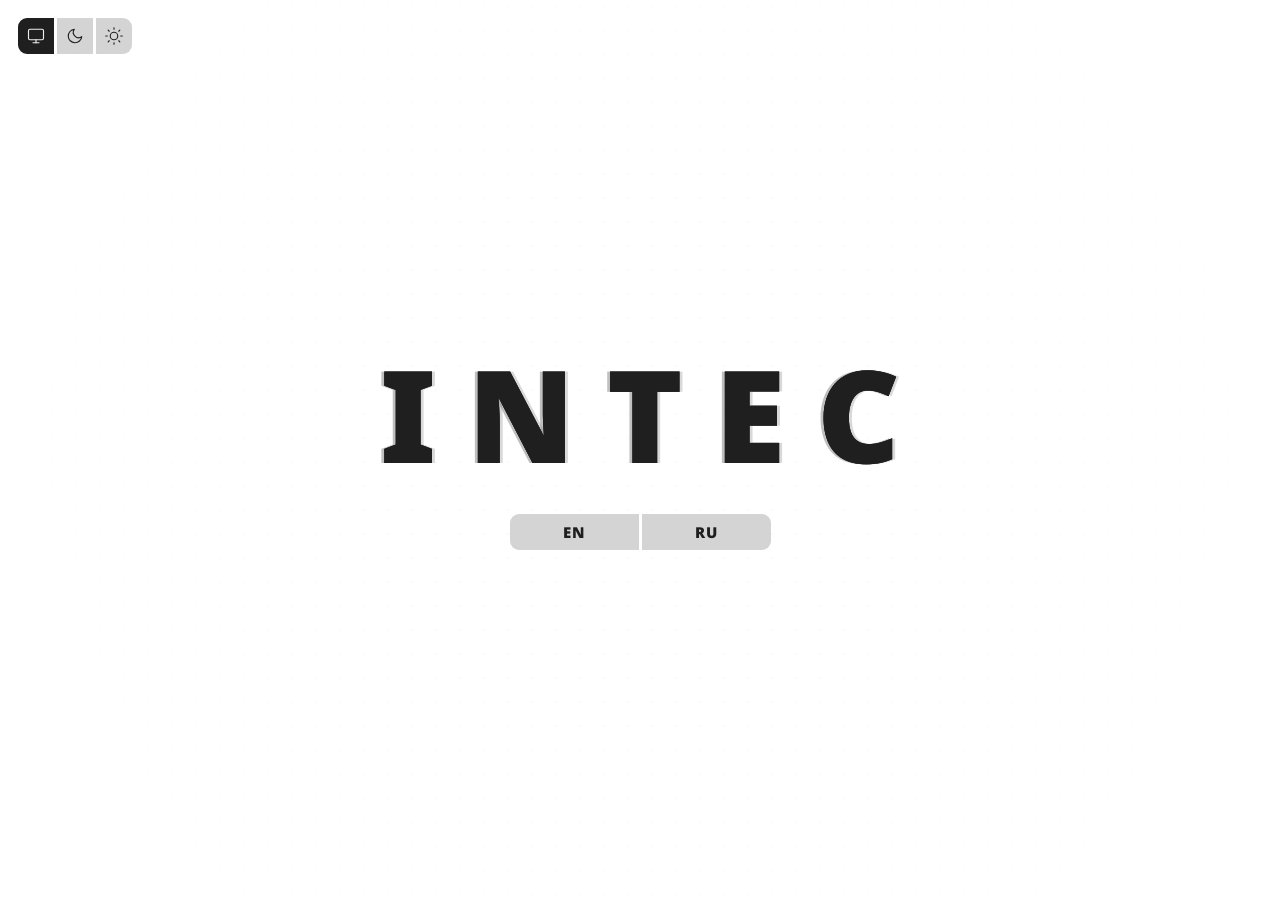
<file: index.html>
<!DOCTYPE html>
<html lang="en" data-theme="system">
<head>
    <meta name="google-site-verification" content="zHxlD_Y6Cj2VHCGGGrb6NyQDJspCPnvDUe4E4MUsRwk" />
    <meta charset="UTF-8">
    <!-- Запрещаем масштабирование экрана пользователем -->
    <meta name="viewport" content="width=device-width, initial-scale=1.0, maximum-scale=1.0, user-scalable=no">
    <title>Intec</title>
    
    <link rel="preconnect" href="https://fonts.googleapis.com">
    <link rel="preconnect" href="https://fonts.gstatic.com" crossorigin>
    <link href="https://fonts.googleapis.com/css2?family=Noto+Sans:wght@500;900&display=swap" rel="stylesheet">
    
    <style>
        /* ============================================================
           ПЕРЕМЕННЫЕ ЦВЕТОВЫХ ТЕМ (ИНВЕРСИЯ)
        ============================================================ */
        :root {
            --c-bg: #000000;
            --c-bg-rgb: 0, 0, 0;
            --c-panel: #111111;
            --c-border: #1F1F1F;
            --c-text: #E7E7E7;
            --c-canvas: 180, 190, 205; /* Цвет точек в темной теме */
        }

        html[data-theme="light"] {
            --c-bg: #FFFFFF;
            --c-bg-rgb: 255, 255, 255;
            --c-panel: #F0F0F0;
            --c-border: #D4D4D4;
            --c-text: #1F1F1F;
            --c-canvas: 31, 31, 31; /* Цвет точек в светлой теме */
        }

        /* МЕДЛЕННАЯ АНИМАЦИЯ (для смены тем) */
        body, .vignette, .gate-btn {
            transition: background-color 0.3s ease, color 0.3s ease, border-color 0.3s ease;
        }

        /* БЫСТРАЯ АНИМАЦИЯ (для ховеров) */
        .toggle-btn, .gate-btn {
            transition: background-color 0.1s ease, border-color 0.1s ease, color 0.1s ease;
        }
        svg { transition: stroke 0.1s ease, fill 0.1s ease; }

        /* ============================================================
           СБРОС СТИЛЕЙ И БАЗА
        ============================================================ */
        * { box-sizing: border-box; margin: 0; padding: 0; -webkit-tap-highlight-color: transparent; }
        *:focus {
            outline: none !important;
        }
        
        body, html {
            width: 100vw; height: 100vh; height: 100dvh;
            background: var(--c-bg); font-family: 'Noto Sans', sans-serif;
            overflow: hidden; user-select: none;
            display: flex; justify-content: center; align-items: center;
            touch-action: none; /* ЖЕСТКО блокируем системные жесты (зум, свайпы браузера) */
        }

        /* Канвас на заднем фоне */
        #intro-canvas {
            position: absolute; inset: 0; width: 100%; height: 100%;
            z-index: 1; pointer-events: none; opacity: 1;
            transition: opacity 0.8s ease;
        }

        /* Виньетка для глубины */
        .vignette {
            position: absolute; inset: 0; z-index: 2; pointer-events: none;
            background: radial-gradient(circle at center, transparent 30%, rgba(var(--c-bg-rgb), 0.9) 100%);
        }

        /* ============================================================
           УГЛОВОЙ БЛОК НАСТРОЕК
        ============================================================ */
        .corner-settings { position: absolute; top: 18px; left: 18px; z-index: 10; }
        .toggle-block { display: flex; gap: 3px; }

        .toggle-btn {
            width: 36px; height: 36px; background: var(--c-border); border: 2px solid transparent;
            display: flex; justify-content: center; align-items: center; cursor: pointer; color: var(--c-text);
        }
        .toggle-btn svg { width: 18px; height: 18px; stroke: currentColor; fill: none; stroke-width: 1.5px; stroke-linecap: round; stroke-linejoin: round; }
        
        .toggle-block > *:first-child { border-top-left-radius: 9px; border-bottom-left-radius: 9px; }
        .toggle-block > *:last-child { border-top-right-radius: 9px; border-bottom-right-radius: 9px; }
        
        @media (hover: hover) { .toggle-btn:hover { border-color: var(--c-text); } }
        .toggle-btn.active, .toggle-btn:active { background: var(--c-text); color: var(--c-panel); border-color: var(--c-text); }

        /* ============================================================
           ЦЕНТРАЛЬНЫЙ БЛОК UI
        ============================================================ */
        .intro-container {
            position: relative; z-index: 5;
            display: flex; flex-direction: column; align-items: center; gap: 36px;
            transition: transform 0.8s cubic-bezier(0.8, 0, 0.2, 1), opacity 0.8s ease;
        }

        /* Глитч-логотип */
        .glitch-logo {
            font-size: clamp(4rem, 10vw, 12rem); font-weight: 900;
            text-transform: uppercase; letter-spacing: 0.25em;
            position: relative; color: var(--c-text); white-space: nowrap; 
            text-shadow: 0 0 20px rgba(var(--c-bg-rgb), 0.5);
            margin-left: 0.25em; line-height: 1;
        }
        
        .glitch-logo::before, .glitch-logo::after {
            content: attr(data-text); position: absolute; top: 0; left: 0;
            width: 100%; height: 100%; background: transparent; color: var(--c-text); 
            overflow: hidden; white-space: nowrap; 
        }
        
        .glitch-logo::before { text-shadow: -3px 0 rgba(128, 128, 128, 0.5); animation: glitch-anim-1 4s infinite linear alternate-reverse; }
        .glitch-logo::after { text-shadow: 3px 0 rgba(128, 128, 128, 0.3); animation: glitch-anim-2 5s infinite linear alternate-reverse; }

        @keyframes glitch-anim-1 {
            0%, 90% { clip-path: inset(100% 0 0 0); transform: translate(0); }
            92% { clip-path: inset(10% 0 60% 0); transform: translate(-4px, 2px); }
            94% { clip-path: inset(40% 0 20% 0); transform: translate(4px, -2px); }
            96% { clip-path: inset(80% 0 5% 0); transform: translate(-4px, 2px); }
            98%, 100% { clip-path: inset(100% 0 0 0); transform: translate(0); }
        }
        @keyframes glitch-anim-2 {
            0%, 85% { clip-path: inset(100% 0 0 0); transform: translate(0); }
            88% { clip-path: inset(20% 0 50% 0); transform: translate(4px, 2px); }
            92% { clip-path: inset(60% 0 10% 0); transform: translate(-4px, -2px); }
            95% { clip-path: inset(15% 0 70% 0); transform: translate(4px, 2px); }
            98%, 100% { clip-path: inset(100% 0 0 0); transform: translate(0); }
        }

        /* ============================================================
           ВХОДНЫЕ КНОПКИ (EN / RU)
        ============================================================ */
        .lang-gate { display: flex; width: 261px; height: 36px; gap: 3px; }

        .gate-btn {
            flex: 1; height: 100%; background: var(--c-border); border: 2px solid transparent;
            color: var(--c-text); font-size: 15px; font-family: 'Noto Sans', sans-serif;
            font-weight: 900; display: flex; align-items: center; justify-content: center;
            cursor: pointer; outline: none; letter-spacing: 0.05em;
        }

        .lang-gate > *:first-child { border-top-left-radius: 9px; border-bottom-left-radius: 9px; }
        .lang-gate > *:last-child { border-top-right-radius: 9px; border-bottom-right-radius: 9px; }

        @media (hover: hover) { .gate-btn:hover { border-color: var(--c-text); } }
        .gate-btn:active, .gate-btn.entering { background: var(--c-text); color: var(--c-panel); border-color: var(--c-text); }

        /* Состояние перехода (при клике) */
        body.transitioning .intro-container { transform: scale(1.1); opacity: 0; }
        body.transitioning #intro-canvas { opacity: 0; transform: scale(1.05); transition: all 1.2s cubic-bezier(0.8, 0, 0.2, 1); }

        /* Мобильный адаптив */
        @media (max-width: 900px) {
            .corner-settings { top: 9px; left: 9px; }
            .toggle-block { gap: 1.5px; } .toggle-btn { width: 18px; height: 18px; border-width: 1px; }
            .toggle-btn svg { width: 9px; height: 9px; stroke-width: 1px; }
            .toggle-block > *:first-child { border-top-left-radius: 4.5px; border-bottom-left-radius: 4.5px; }
            .toggle-block > *:last-child { border-top-right-radius: 4.5px; border-bottom-right-radius: 4.5px; }
            
            .lang-gate { width: 130px; height: 18px; gap: 1.5px; }
            .gate-btn { font-size: 9px; border-width: 1px; }
            .lang-gate > *:first-child { border-top-left-radius: 4.5px; border-bottom-left-radius: 4.5px; }
            .lang-gate > *:last-child { border-top-right-radius: 4.5px; border-bottom-right-radius: 4.5px; }
        }
    </style>
    <!-- Этот скрипт блокирует рендер на миллисекунду, чтобы применить правильную тему ДО первой отрисовки -->
    <script>
        try {
            const savedTheme = localStorage.getItem('rl-theme') || 'system';
            const isLight = savedTheme === 'system' ? window.matchMedia('(prefers-color-scheme: light)').matches : savedTheme === 'light';
            if (isLight) document.documentElement.setAttribute('data-theme', 'light');
            else document.documentElement.removeAttribute('data-theme');
        } catch(e) {}
        // ============================================================
        // ВОССТАНОВЛЕНИЕ ПРИ СВАЙПЕ НАЗАД (BFCache)
        // ============================================================
        window.addEventListener('pageshow', (event) => {
            if (event.persisted) {
                document.body.classList.remove('transitioning');
                
                // Если мы уходили, анимация останавливалась. Перезапускаем её!
                if (isEntering) {
                    isEntering = false;
                    drawGrid(); // Снова заводим мотор канваса
                }
                
                // Сбрасываем все прошлые нажатия, чтобы на экране не зависло старое пятно
                mouseX = -1000; 
                mouseY = -1000;
                activePointers = [];
                
                // Убираем залипание с кнопок языков
                document.querySelectorAll('.gate-btn').forEach(btn => {
                    btn.classList.remove('entering');
                });
            }
        });
    </script>
</head>
<body>

    <canvas id="intro-canvas"></canvas>
    <div class="vignette"></div>

    <div class="corner-settings">
        <div class="toggle-block theme-group">
            <div class="toggle-btn" data-theme-val="system"><svg viewBox="0 0 24 24"><rect x="2" y="3" width="20" height="14" rx="2" ry="2"/><line x1="8" y1="21" x2="16" y2="21"/><line x1="12" y1="17" x2="12" y2="21"/></svg></div>
            <div class="toggle-btn" data-theme-val="dark"><svg viewBox="0 0 24 24"><path d="M21 12.79A9 9 0 1 1 11.21 3 7 7 0 0 0 21 12.79z"/></svg></div>
            <div class="toggle-btn" data-theme-val="light"><svg viewBox="0 0 24 24"><circle cx="12" cy="12" r="5"/><line x1="12" y1="1" x2="12" y2="3"/><line x1="12" y1="21" x2="12" y2="23"/><line x1="4.22" y1="4.22" x2="5.64" y2="5.64"/><line x1="18.36" y1="18.36" x2="19.78" y2="19.78"/><line x1="1" y1="12" x2="3" y2="12"/><line x1="21" y1="12" x2="23" y2="12"/><line x1="4.22" y1="19.78" x2="5.64" y2="18.36"/><line x1="18.36" y1="5.64" x2="19.78" y2="4.22"/></svg></div>
        </div>
    </div>

    <div class="intro-container">
        <h1 class="glitch-logo" data-text="INTEC">INTEC</h1>
        <div class="lang-gate">
            <button class="gate-btn" data-lang-entry="en">EN</button>
            <button class="gate-btn" data-lang-entry="ru">RU</button>
        </div>
    </div>

    <script>
        // ============================================================
        // ТЕМЫ
        // ============================================================
        const rootTheme = document.documentElement;
        let currentCanvasColor = '180, 190, 205'; 
        const themeBtns = document.querySelectorAll('.theme-group .toggle-btn');
        const sysMedia = window.matchMedia('(prefers-color-scheme: light)');

        function applyTheme(themeVal) {
            let isLight = themeVal === 'system' ? sysMedia.matches : themeVal === 'light';
            if (isLight) rootTheme.setAttribute('data-theme', 'light'); else rootTheme.removeAttribute('data-theme');
            try { localStorage.setItem('rl-theme', themeVal); } catch(e) {}
            
            themeBtns.forEach(btn => {
                if (btn.getAttribute('data-theme-val') === themeVal) btn.classList.add('active'); 
                else btn.classList.remove('active');
            });
            setTimeout(() => { currentCanvasColor = getComputedStyle(rootTheme).getPropertyValue('--c-canvas').trim(); }, 50);
        }

        themeBtns.forEach(btn => btn.addEventListener('click', () => applyTheme(btn.getAttribute('data-theme-val'))));
        sysMedia.addEventListener('change', () => {
            let current = 'system';
            try { current = localStorage.getItem('rl-theme') || 'system'; } catch(e) {}
            if (current === 'system') applyTheme('system');
        });

        let savedTheme = 'system';
        try { savedTheme = localStorage.getItem('rl-theme') || 'system'; } catch(e) {}
        applyTheme(savedTheme);

        // ============================================================
        // ИНТЕРАКТИВНЫЙ КАНВАС (МУЛЬТИТАЧ)
        // ============================================================
        const canvas = document.getElementById('intro-canvas');
        const ctx = canvas.getContext('2d');
        let width, height;
        const spacing = 24; 
        
        let cols = 0, rows = 0;
        let isEntering = false;

        // Массив, в котором будут храниться координаты всех активных пальцев/мыши
        let activePointers = [];
        let lastTouchTime = 0;

        let influenceRadius = 200; 
        let baseDotRadius = 0.8;   
        let maxDotRadius = 3.2;    

        function initCanvas() {
            const dpr = window.devicePixelRatio || 1;
            width = window.innerWidth; height = window.innerHeight;
            canvas.width = width * dpr; canvas.height = height * dpr;
            ctx.scale(dpr, dpr);
            
            cols = Math.ceil(width / spacing) + 1;
            rows = Math.ceil(height / spacing) + 1;

            if (width <= 900) {
                influenceRadius = 100;
                baseDotRadius = 0.5;
                maxDotRadius = 1.5;
            } else {
                influenceRadius = 200;
                baseDotRadius = 0.8;
                maxDotRadius = 3.2;
            }
        }

        window.addEventListener('resize', initCanvas);

        // Функция обновления списка координат (для мультитача)
        function updateTouches(e) {
            lastTouchTime = Date.now();
            activePointers = Array.from(e.touches).map(t => ({ x: t.clientX, y: t.clientY }));
        }

        // --- СОБЫТИЯ КАСАНИЯ (СЕНСОРНЫЕ ЭКРАНЫ) ---
        window.addEventListener('touchstart', updateTouches, { passive: true });
        window.addEventListener('touchmove', updateTouches, { passive: true });
        window.addEventListener('touchend', updateTouches); 
        window.addEventListener('touchcancel', updateTouches); 

        // --- СОБЫТИЯ МЫШИ (ПК) ---
        window.addEventListener('mousemove', (e) => { 
            if (Date.now() - lastTouchTime < 500) return;
            activePointers = [{ x: e.clientX, y: e.clientY }];
        });
        window.addEventListener('mouseout', () => { activePointers = []; });

        initCanvas();

        function drawGrid() {
            ctx.clearRect(0, 0, width, height);
            
            for (let c = 0; c < cols; c++) {
                for (let r = 0; r < rows; r++) {
                    let x = c * spacing + (width % spacing) / 2;
                    let y = r * spacing + (height % spacing) / 2;
                    
                    let maxInfluence = 0;

                    // Проверяем каждую точку на экране (сколько бы пальцев ни было прижато)
                    for (let i = 0; i < activePointers.length; i++) {
                        let dx = activePointers[i].x - x;
                        let dy = activePointers[i].y - y;
                        let dist = Math.sqrt(dx*dx + dy*dy);
                        
                        let influence = Math.max(0, 1 - dist / influenceRadius);
                        if (influence > maxInfluence) {
                            maxInfluence = influence;
                        }
                    }
                    
                    let intensity = maxInfluence * maxInfluence * (3 - 2 * maxInfluence);
                    
                    let radius = baseDotRadius + intensity * maxDotRadius; 
                    let alpha = 0.05 + intensity * 0.95; 

                    ctx.fillStyle = `rgba(${currentCanvasColor}, ${alpha})`;
                    ctx.beginPath(); 
                    ctx.arc(x, y, radius, 0, Math.PI * 2); 
                    ctx.fill();
                }
            }
            
            if (!isEntering) {
                requestAnimationFrame(drawGrid);
            }
        }
        drawGrid();

        // ============================================================
        // ЛОГИКА ВХОДА
        // ============================================================
        const gateBtns = document.querySelectorAll('.gate-btn');

        gateBtns.forEach(btn => {
            btn.addEventListener('click', () => {
                if (isEntering) return;
                isEntering = true;
                
                btn.classList.add('entering');
                
                const lang = btn.getAttribute('data-lang-entry');
                try { localStorage.setItem('rl-lang', lang); } catch(e) {}
                
                try { sessionStorage.setItem('fromIntro', 'true'); } catch(e) {}

                document.body.classList.add('transitioning');

                setTimeout(() => {
                    window.location.href = 'hub.html#rl'; 
                }, 800);
            });
        });
    </script>
</body>
</html>
</file>
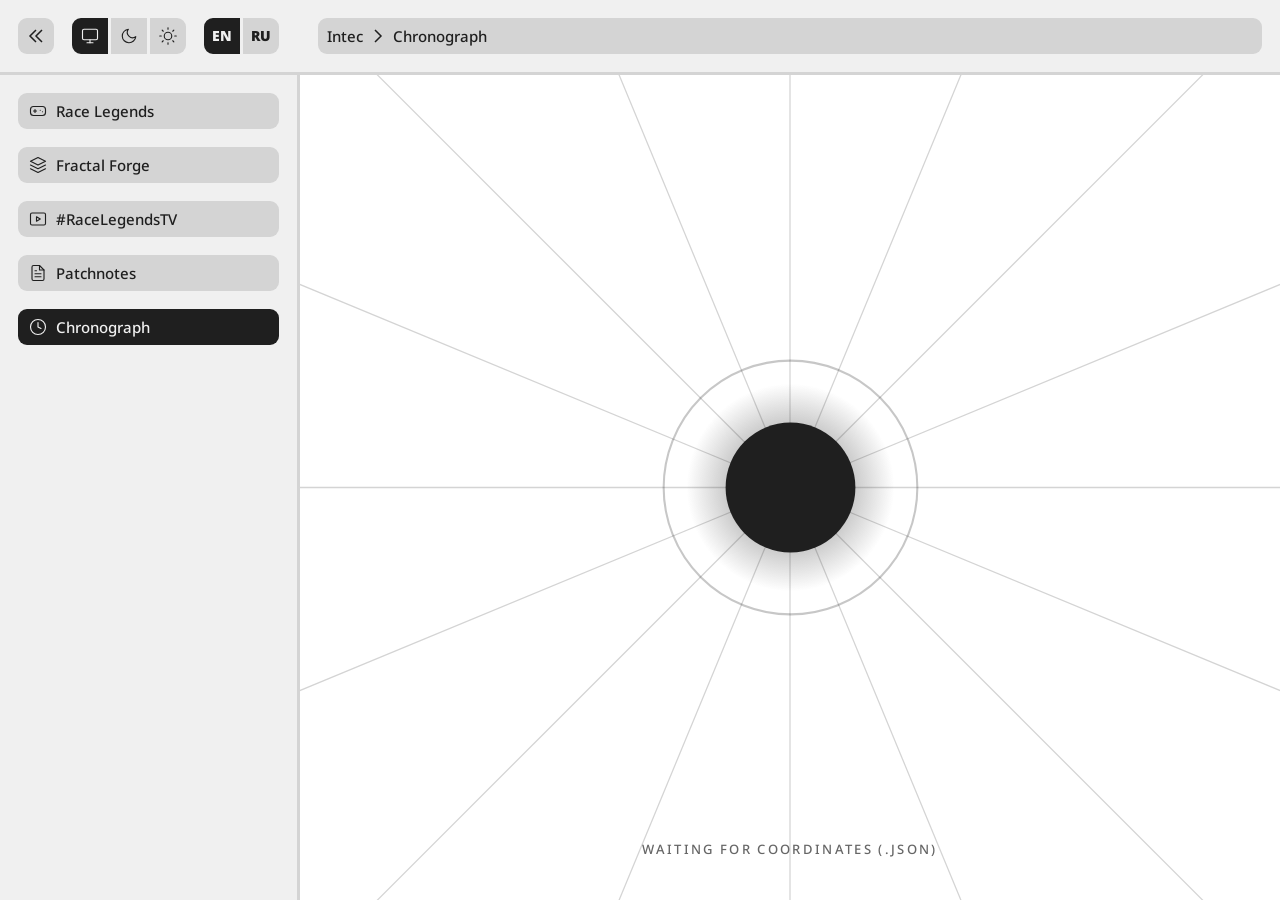
<file: chronograph.html>
<!DOCTYPE html>
<html lang="en" data-theme="system">
<head>
    <meta charset="UTF-8">
    <meta name="viewport" content="width=device-width, initial-scale=1.0">
    <title>Intec | Chronograph</title>
    <link rel="preconnect" href="https://fonts.googleapis.com">
    <link rel="preconnect" href="https://fonts.gstatic.com" crossorigin>
    <link href="https://fonts.googleapis.com/css2?family=Noto+Sans:wght@500;900&display=swap" rel="stylesheet">
    <style>
        /* ============================================================
           ПЕРЕМЕННЫЕ ЦВЕТОВЫХ ТЕМ (ИНВЕРСИЯ)
        ============================================================ */
        :root {
            --c-bg: #000000;
            --c-bg-rgb: 0, 0, 0;
            --c-panel: #111111;
            --c-border: #1F1F1F;
            --c-text: #E7E7E7;
            --c-sub: #8C8C8C;
        }

        html[data-theme="light"] {
            --c-bg: #FFFFFF;
            --c-bg-rgb: 255, 255, 255;
            --c-panel: #F0F0F0;
            --c-border: #D4D4D4;
            --c-text: #1F1F1F;
            --c-sub: #666666;
        }

        /* МЕДЛЕННАЯ АНИМАЦИЯ */
        body, .top-bar, .sidebar, .main-area, .inspector-panel, .inspector-body, .v-track, .h-track {
            transition: background-color 0.3s ease, border-color 0.3s ease, color 0.3s ease;
        }

        /* БЫСТРАЯ АНИМАЦИЯ */
        .nav-btn, .back-btn, .toggle-btn, .h-thumb, .v-thumb {
            transition: background-color 0.1s ease, border-color 0.1s ease, color 0.1s ease;
        }
        svg { transition: stroke 0.1s ease, fill 0.1s ease; }

        /* ============================================================
           СИСТЕМА ЛОКАЛИЗАЦИИ
        ============================================================ */
        html[lang="en"] [data-lang="ru"] { display: none !important; }
        html[lang="ru"] [data-lang="en"] { display: none !important; }

        /* ============================================================
           СБРОС СТИЛЕЙ И БАЗА
        ============================================================ */
        * { box-sizing: border-box; margin: 0; padding: 0; -webkit-tap-highlight-color: transparent; }
        *:focus {
            outline: none !important;
        }
        
        body, html {
            width: 100vw; height: 100vh; height: 100dvh; 
            background: var(--c-bg); font-family: 'Noto Sans', sans-serif;
            overflow: hidden; user-select: none;
            display: flex; flex-direction: column; touch-action: none; 
        }

        a { text-decoration: none; color: inherit; }

        /* ============================================================
           ВЕРХНЯЯ ПАНЕЛЬ И КНОПКИ
        ============================================================ */
        .top-bar { height: 75px; background: var(--c-panel); border-bottom: 3px solid var(--c-border); display: flex; align-items: center; padding: 18px; width: 100%; flex-shrink: 0; z-index: 10; }
        
        .back-btn { width: 36px; height: 36px; background: var(--c-border); border-radius: 9px; margin-right: 18px; display: flex; justify-content: center; align-items: center; cursor: pointer; border: 2px solid transparent; flex-shrink: 0; }
        .back-btn svg { width: 18px; height: 18px; stroke: var(--c-text); fill: none; stroke-width: 1.5px; stroke-linecap: butt; stroke-linejoin: miter; }
        @media (hover: hover) { .back-btn:hover { border-color: var(--c-text); } }
        .back-btn:active { background: var(--c-text); } .back-btn:active svg { stroke: var(--c-panel); }
        
        .settings-group { display: flex; align-items: center; gap: 18px; margin-right: 39px; flex-shrink: 0; }
        .toggle-block { display: flex; gap: 3px; }
        .toggle-btn { width: 36px; height: 36px; background: var(--c-border); border: 2px solid transparent; display: flex; justify-content: center; align-items: center; cursor: pointer; color: var(--c-text); }
        .toggle-btn svg { width: 18px; height: 18px; stroke: currentColor; fill: none; stroke-width: 1.5px; stroke-linecap: round; stroke-linejoin: round; }
        .toggle-btn.text-btn { font-size: 14px; font-weight: 900; line-height: 1; }
        .toggle-block > *:first-child { border-top-left-radius: 9px; border-bottom-left-radius: 9px; }
        .toggle-block > *:last-child { border-top-right-radius: 9px; border-bottom-right-radius: 9px; }
        @media (hover: hover) { .toggle-btn:hover { border-color: var(--c-text); } }
        .toggle-btn.active, .toggle-btn:active { background: var(--c-text); color: var(--c-panel); border-color: var(--c-text); }
        .toggle-btn:active svg, .toggle-btn.active svg { stroke: var(--c-panel); }

        .breadcrumbs { flex-grow: 1; height: 36px; background: var(--c-border); border-radius: 9px; display: flex; align-items: center; padding: 0 9px; min-width: 0; }
        .bc-text { color: var(--c-text); font-size: 15px; font-weight: 500; display: block; white-space: nowrap; overflow: hidden; text-overflow: ellipsis; line-height: normal; padding: 3px 0; }
        .bc-icon { width: 18px; height: 18px; margin: 0 6px; stroke: var(--c-text); fill: none; stroke-width: 1.5px; flex-shrink: 0; }

        /* ============================================================
           БОКОВАЯ ПАНЕЛЬ И ОСНОВНАЯ ЗОНА
        ============================================================ */
        .content-wrapper { display: flex; flex-grow: 1; width: 100%; overflow: hidden; }
        .sidebar { width: 300px; height: 100%; background: var(--c-panel); border-right: 3px solid var(--c-border); flex-shrink: 0; z-index: 5; }
        .sidebar-nav { display: flex; flex-direction: column; gap: 18px; padding: 18px; }
        .nav-btn { width: 100%; height: 36px; background: var(--c-border); border-radius: 9px; display: flex; align-items: center; padding: 0 9px; cursor: pointer; border: 2px solid transparent; color: var(--c-text); text-decoration: none; }
        .nav-btn .nav-icon { width: 18px; height: 18px; margin-right: 9px; stroke: currentColor; fill: none; stroke-width: 1.5px; stroke-linecap: round; stroke-linejoin: round; flex-shrink: 0; }
        .nav-btn span { font-size: 15px; font-weight: 500; white-space: nowrap; line-height: normal; padding: 3px 0; }
        @media (hover: hover) { .nav-btn:hover { border-color: var(--c-text); } }
        .nav-btn:active, .nav-btn.active { background: var(--c-text); color: var(--c-panel); }

        .main-area { flex-grow: 1; background: var(--c-bg); position: relative; overflow: hidden; touch-action: none; }

        /* ============================================================
           CHRONOGRAPH: PAGE 1 (MULTIVERSE LANDING)
        ============================================================ */
        .chrono-page { position: absolute; inset: 0; width: 100%; height: 100%; }
        
        #page1 {
            z-index: 200; display: flex; flex-direction: column;
            align-items: center; justify-content: center; transform-origin: 50% 50%;
        }

        #mv-canvas, #warp-canvas {
            position: absolute; inset: 0; width: 100%; height: 100%;
            pointer-events: none; transform-origin: 50% 50%; will-change: transform;
        }
        #warp-canvas { opacity: 0; z-index: 100; }

        #p1-circle {
            position: relative; z-index: 2;
            width: clamp(160px, 25vh, 240px); height: clamp(160px, 25vh, 240px);
            cursor: pointer; transition: transform 0.2s ease; will-change: transform;
        }
        #p1-circle:hover { transform: scale(1.04); }
        #p1-circle:active { transform: scale(0.97); }
        #page1.animating #p1-circle { pointer-events: none; }
        
        /* ПЕРЕОПРЕДЕЛЕНИЕ ЦВЕТОВ ПРИ СИСТЕМНОЙ ОШИБКЕ */
        #page1.error {
            --c-text: #E53935 !important;
            --c-sub: #B71C1C !important;
        }
        
        #p1-circle svg { width: 100%; height: 100%; overflow: visible; }

        #p1-status {
            position: absolute; bottom: 42px; left: 0; right: 0; text-align: center;
            color: var(--c-sub); font-size: 13px; font-weight: 500; letter-spacing: 0.18em;
            transition: color 0.4s ease, opacity 0.4s ease; z-index: 3;
            pointer-events: none;
        }

        #flash {
            position: absolute; inset: 0; z-index: 1000;
            background: var(--c-text); opacity: 0; pointer-events: none; transition: opacity 0.3s ease;
        }

        @keyframes shake {
            0%,100% { transform: translate(0,0); }
            10% { transform: translate(-5px,-2px); } 20% { transform: translate(6px, 3px); }
            30% { transform: translate(-4px, 2px); } 40% { transform: translate(6px,-3px); }
            50% { transform: translate(-5px, 3px); } 60% { transform: translate(4px,-2px); }
            70% { transform: translate(-6px, 2px); } 80% { transform: translate(5px, 3px); }
            90% { transform: translate(-4px,-2px); }
        }

        /* ============================================================
           CHRONOGRAPH: PAGE 2 (TIMELINE APP)
        ============================================================ */
        #page2 {
            display: none; flex-direction: column; z-index: 150;
            opacity: 0; transition: opacity 0.5s ease;
        }
        #page2.visible { display: flex; }
        #page2.fade-in { opacity: 1; }

        .canvas-container {
            flex-grow: 1; position: relative; overflow: hidden;
            background: transparent; cursor: grab;
        }
        .canvas-container:active { cursor: grabbing; }
        .canvas-svg { height: 100%; display: block; }

        .timeline-line { stroke: var(--c-text); stroke-width: 3; fill: none; }
        .node { cursor: pointer; }
        .node-shape { fill: var(--c-bg); stroke: var(--c-text); stroke-width: 3; transition: all 0.2s; }
        .node-hover-ring { fill: none; stroke: transparent; stroke-width: 1.5; transition: stroke 0.2s; }
        .node:hover .node-hover-ring { stroke: var(--c-text); }
        .node.active .node-hover-ring { display: none !important; }
        .node.active .node-shape { fill: var(--c-text); }
        
        .node-wave, .node-wave-diamond, .node-wave-square { fill: var(--c-text); opacity: 0; }
        .node.active .node-wave { animation: nodeRipple 2s infinite ease-out; }
        .node.active .node-wave-diamond { animation: diamondRipple 2s infinite ease-out; }
        .node.active .node-wave-square { animation: squareRipple 2s infinite ease-out; }
        
        @keyframes nodeRipple { 0% { r: 18px; opacity: .4; } 100% { r: 60px; opacity: 0; } }
        @keyframes diamondRipple { 0% { transform: scale(1); opacity: .4; } 100% { transform: scale(3.333); opacity: 0; } }
        @keyframes squareRipple { 0% { transform: scale(1); opacity: .4; } 100% { transform: scale(3.333); opacity: 0; } }
        
        .svg-text, .svg-date, .svg-branch-label { pointer-events: none; }
        
        .svg-text { fill: var(--c-text); text-anchor: middle; font-family: 'Noto Sans'; font-size: 21px; font-weight: 500; }
        .svg-date { fill: var(--c-sub); text-anchor: middle; font-family: 'Noto Sans'; font-size: 21px; font-weight: 500; }
        .svg-branch-label { fill: var(--c-sub); font-family: 'Noto Sans'; font-size: 18px; font-weight: 500; }

        /* INSPECTOR */
        .inspector-clip { 
            position: absolute; right: 30px; top: 18px; bottom: 39px; 
            width: 615px; overflow: hidden; z-index: 20; touch-action: none;
        }
        
        .inspector-panel { position: relative; width: 100%; min-height: 100%; display: flex; flex-direction: column; will-change: transform; }
        .inspector-header { height: 144px; background: var(--c-text); border: 3px solid var(--c-border); border-bottom: none; border-radius: 18px 18px 0 0; padding: 18px; display: flex; flex-direction: column; justify-content: center; flex-shrink: 0; }
        .inspector-header .title { color: var(--c-bg); font-size: 42px; font-weight: 900; line-height: 1.1; margin-bottom: 6px; }
        .inspector-header .date { color: var(--c-bg); font-size: 21px; font-weight: 500; }
        .inspector-body { background: var(--c-panel); border: 3px solid var(--c-border); border-radius: 0 0 18px 18px; flex-grow: 1; padding: 18px; }
        .inspector-text-content { color: var(--c-sub); font-size: 21px; font-weight: 500; line-height: 1.4; text-align: justify; }
        .inspector-text-content .highlight { color: var(--c-text); }
        
        .inspector-grad-bottom, .inspector-grad-top { position: absolute; left: 0; right: 0; height: 30px; pointer-events: none; opacity: 0; transition: opacity .25s; z-index: 5; }
        .inspector-grad-bottom { bottom: 0; background: linear-gradient(to bottom, rgba(var(--c-bg-rgb),0) 0%, rgba(var(--c-bg-rgb),1) 100%); }
        .inspector-grad-top { top: 0; background: linear-gradient(to bottom, rgba(var(--c-bg-rgb),1) 0%, rgba(var(--c-bg-rgb),0) 100%); }

        /* SLIDERS */
        .h-slider-container { height: 21px; padding: 0 18px 18px; background: transparent; width: 100%; flex-shrink: 0; z-index: 25; }
        .h-track, .v-track { background: var(--c-border); position: relative; border-radius: 1.5px; }
        .h-thumb, .v-thumb { background: var(--c-text); position: absolute; border-radius: 1.5px; cursor: grab; }
        .h-thumb:active, .v-thumb:active { cursor: grabbing; }
        .h-track { width: 100%; height: 3px; } .h-thumb { height: 3px; top: 0; left: 0; }
        
        .v-slider-container { position: absolute; right: 18px; top: 18px; bottom: 39px; width: 3px; z-index: 25; }
        .v-track { width: 3px; height: 100%; } .v-thumb { width: 3px; top: 0; left: 0; }
        .v-thumb::after, .h-thumb::after { content: ''; position: absolute; top: -15px; bottom: -15px; left: -15px; right: -15px; }

        /* ============================================================
           БЛОКИРОВКА ХРОНОГРАФА (ДЛЯ ТЕЛЕФОНОВ И ПОРТРЕТА)
        ============================================================ */
        .mobile-blocker {
            display: none; 
            flex-direction: column; align-items: center; justify-content: center; 
            position: absolute; inset: 0; z-index: 10000; 
            background: var(--c-bg); color: var(--c-sub); 
            text-align: center; padding: 18px; gap: 18px;
        }
        .mobile-blocker svg {
            width: 48px; height: 48px; stroke: var(--c-text); fill: none; stroke-width: 1.5px; stroke-linecap: round; stroke-linejoin: round;
        }
        .mobile-blocker .mb-text {
            font-size: 15px; font-weight: 500; line-height: 1.4; max-width: 300px;
        }

        /* ЕСЛИ ЭТО ТЕЛЕФОН ИЛИ ЛЮБОЙ ЭКРАН В ВЕРТИКАЛЬНОМ ПОЛОЖЕНИИ - ПРЯЧЕМ ХРОНОГРАФ */
        @media (max-width: 900px), (orientation: portrait) {
            #page1, #page2, #flash { display: none !important; }
            .mobile-blocker { display: flex !important; }
        }

        /* ============================================================
           МОБИЛЬНЫЙ АДАПТИВ ОБОЛОЧКИ (ИЗ ФАЙЛА FF/RL)
        ============================================================ */
        @media (max-width: 900px) {
            .top-bar { height: 37.5px; padding: 9px; border-bottom-width: 1.5px; }
            .back-btn { width: 18px; height: 18px; border-radius: 4.5px; margin-right: 9px; border-width: 1px; }
            .back-btn svg { width: 9px; height: 9px; stroke-width: 1px; }
            
            .settings-group { gap: 9px; margin-right: 19.5px; }
            .toggle-block { gap: 1.5px; }
            .toggle-btn { width: 18px; height: 18px; border-width: 1px; }
            .toggle-btn svg { width: 9px; height: 9px; stroke-width: 1px; }
            .toggle-btn.text-btn { font-size: 7px; }
            .toggle-block > *:first-child { border-top-left-radius: 4.5px; border-bottom-left-radius: 4.5px; }
            .toggle-block > *:last-child { border-top-right-radius: 4.5px; border-bottom-right-radius: 4.5px; }

            .breadcrumbs { height: 18px; border-radius: 4.5px; padding: 0 4.5px; }
            .bc-text { font-size: 7.5px; padding: 1px 0; }
            .bc-icon { width: 9px; height: 9px; margin: 0 3px; stroke-width: 1px; }

            .sidebar { width: 150px; border-right-width: 1.5px; }
            .sidebar-nav { gap: 9px; padding: 9px; }
            .nav-btn { height: 18px; border-radius: 4.5px; padding: 0 4.5px; border-width: 1px; }
            .nav-btn .nav-icon { width: 9px; height: 9px; margin-right: 4.5px; stroke-width: 1px; }
            .nav-btn span { font-size: 7.5px; padding: 1px 0; }
        }

        /* В ПОРТРЕТНОМ РЕЖИМЕ СВОРАЧИВАЕМ САЙДБАР ДО ИКОНОК */
        @media (max-width: 900px) and (orientation: portrait) {
            .back-btn { margin-right: 19.5px; } 
            .settings-group { gap: 9px; margin-right: 9px; } 

            .sidebar { width: auto; }
            .sidebar .nav-btn { width: 18px; padding: 0; justify-content: center; }
            .sidebar .nav-btn .nav-icon { margin-right: 0; }
            .sidebar .nav-btn span { display: none; }
        }
    </style>
    <!-- Этот скрипт блокирует рендер на миллисекунду, чтобы применить правильную тему ДО первой отрисовки, убирая мерцание -->
    <script>
        try {
            const savedTheme = localStorage.getItem('rl-theme') || 'system';
            const isLight = savedTheme === 'system' ? window.matchMedia('(prefers-color-scheme: light)').matches : savedTheme === 'light';
            if (isLight) document.documentElement.setAttribute('data-theme', 'light');
            else document.documentElement.removeAttribute('data-theme');
        } catch(e) {}
    </script>
</head>
<body>

    <header class="top-bar">
        <div class="back-btn" id="globalBackBtn"><svg viewBox="0 0 18 18"><path d="M 9 3 L 3 9 L 9 15 M 15 3 L 9 9 L 15 15"/></svg></div>
        
        <div class="settings-group">
            <div class="toggle-block theme-group">
                <div class="toggle-btn" data-theme-val="system"><svg viewBox="0 0 24 24"><rect x="2" y="3" width="20" height="14" rx="2" ry="2"/><line x1="8" y1="21" x2="16" y2="21"/><line x1="12" y1="17" x2="12" y2="21"/></svg></div>
                <div class="toggle-btn" data-theme-val="dark"><svg viewBox="0 0 24 24"><path d="M21 12.79A9 9 0 1 1 11.21 3 7 7 0 0 0 21 12.79z"/></svg></div>
                <div class="toggle-btn" data-theme-val="light"><svg viewBox="0 0 24 24"><circle cx="12" cy="12" r="5"/><line x1="12" y1="1" x2="12" y2="3"/><line x1="12" y1="21" x2="12" y2="23"/><line x1="4.22" y1="4.22" x2="5.64" y2="5.64"/><line x1="18.36" y1="18.36" x2="19.78" y2="19.78"/><line x1="1" y1="12" x2="3" y2="12"/><line x1="21" y1="12" x2="23" y2="12"/><line x1="4.22" y1="19.78" x2="5.64" y2="18.36"/><line x1="18.36" y1="5.64" x2="19.78" y2="4.22"/></svg></div>
            </div>
            <div class="toggle-block lang-group">
                <div class="toggle-btn text-btn" data-lang-val="en">EN</div>
                <div class="toggle-btn text-btn" data-lang-val="ru">RU</div>
            </div>
        </div>

        <div class="breadcrumbs">
            <span class="bc-text" id="bcFirst">Intec</span>
            <svg class="bc-icon" viewBox="0 0 18 18"><path d="M 6 3 L 12 9 L 6 15"/></svg>
            <span class="bc-text" data-lang="en">Chronograph</span>
            <span class="bc-text" data-lang="ru">Хронограф</span>
            <svg class="bc-icon" id="bcSeparator" viewBox="0 0 18 18" style="display: none;"><path d="M 6 3 L 12 9 L 6 15"/></svg>
            <span class="bc-text" id="bcStoryName" style="display: none;"></span>
        </div>
    </header>

    <div class="content-wrapper">
        <aside class="sidebar">
            <div class="sidebar-nav">
                <!-- ТЕПЕРЬ ЭТО РАБОЧИЕ ССЫЛКИ -->
                <a href="hub.html#rl" class="nav-btn"><svg class="nav-icon" viewBox="0 0 24 24"><rect x="2" y="6" width="20" height="12" rx="4"/><path d="M6 12h4M8 10v4M15 11h.01M18 13h.01"/></svg><span>Race Legends</span></a>
                <a href="hub.html#ff" class="nav-btn"><svg class="nav-icon" viewBox="0 0 24 24"><polygon points="12 2 2 7 12 12 22 7 12 2"/><polyline points="2 12 12 17 22 12"/><polyline points="2 17 12 22 22 17"/></svg><span>Fractal Forge</span></a>
                <a href="hub.html#rltv" class="nav-btn"><svg class="nav-icon" viewBox="0 0 24 24"><rect x="2" y="4" width="20" height="16" rx="2" ry="2"/><polygon points="10 9 15 12 10 15 10 9"/></svg><span>#RaceLegendsTV</span></a>
                <a href="hub.html#patchnotes" class="nav-btn"><svg class="nav-icon" viewBox="0 0 24 24"><path d="M14 2H6a2 2 0 0 0-2 2v16a2 2 0 0 0 2 2h12a2 2 0 0 0 2-2V8z"/><path d="M14 2v6h6"/><line x1="16" y1="13" x2="8" y2="13"/><line x1="16" y1="17" x2="8" y2="17"/><line x1="10" y1="9" x2="8" y2="9"/></svg><span data-lang="en">Patchnotes</span><span data-lang="ru">Патчноуты</span></a>
                <div class="nav-btn active"><svg class="nav-icon" viewBox="0 0 24 24"><circle cx="12" cy="12" r="10"/><polyline points="12 6 12 12 16 14"/></svg><span data-lang="en">Chronograph</span><span data-lang="ru">Хронограф</span></div>
            </div>
        </aside>

        <main class="main-area" id="mainArea">
            
            <div class="mobile-blocker">
                <svg viewBox="0 0 24 24"><rect x="2" y="3" width="20" height="14" rx="2" ry="2"/><line x1="8" y1="21" x2="16" y2="21"/><line x1="12" y1="17" x2="12" y2="21"/></svg>
                <div class="mb-text">
                    <span data-lang="en">Chronograph requires more space and is only available on desktop screens.</span>
                    <span data-lang="ru">Хронограф требует больше пространства и доступен только на экранах ПК.</span>
                </div>
            </div>

            <div id="flash"></div>
            
            <div id="page1" class="chrono-page">
                <input type="file" id="fileInput" accept=".json" style="display:none">
                
                <canvas id="mv-canvas"></canvas>
                <canvas id="warp-canvas"></canvas>
                
                <div id="p1-circle">
                    <svg viewBox="-130 -130 260 260">
                        <defs>
                            <radialGradient id="p1-glow" cx="50%" cy="50%" r="50%">
                                <stop offset="0%" stop-color="var(--c-text)" stop-opacity="0.6"/>
                                <stop offset="100%" stop-color="var(--c-text)" stop-opacity="0"/>
                            </radialGradient>
                        </defs>
                        <circle r="120" fill="url(#p1-glow)"/>
                        <circle r="75" fill="none" stroke="var(--c-text)" stroke-width="2.4" opacity="0">
                            <animate attributeName="r" values="75;260" dur="2.8s" repeatCount="indefinite"/>
                            <animate attributeName="opacity" values="0.4;0" dur="2.8s" repeatCount="indefinite"/>
                        </circle>
                        <circle r="75" fill="none" stroke="var(--c-sub)" stroke-width="1.5" opacity="0">
                            <animate attributeName="r" values="75;260" dur="2.8s" begin="1.4s" repeatCount="indefinite"/>
                            <animate attributeName="opacity" values="0.25;0" dur="2.8s" begin="1.4s" repeatCount="indefinite"/>
                        </circle>
                        <circle r="75" fill="var(--c-text)"/>
                    </svg>
                </div>
                <div id="p1-status">
                    <span data-lang="en">WAITING FOR COORDINATES (.JSON)</span>
                    <span data-lang="ru">ОЖИДАНИЕ КООРДИНАТ (.JSON)</span>
                </div>
            </div>

            <div id="page2" class="chrono-page">
                <div class="canvas-container" id="canvasContainer">
                    <svg class="canvas-svg" id="canvasSvg" viewBox="0 0 3600 984" preserveAspectRatio="xMinYMid slice"></svg>
                </div>
                
                <div class="inspector-clip" id="inspectorClip">
                    <aside class="inspector-panel" id="inspectorPanel">
                        <div class="inspector-header">
                            <div class="title" id="inspTitle">-</div>
                            <div class="date"  id="inspDate">-</div>
                        </div>
                        <div class="inspector-body">
                            <div class="inspector-text-content" id="inspDesc"></div>
                        </div>
                    </aside>
                    <div class="inspector-grad-bottom" id="inspGradBottom"></div>
                    <div class="inspector-grad-top"    id="inspGradTop"></div>
                </div>
                
                <div class="v-slider-container">
                    <div class="v-track" id="vTrack"><div class="v-thumb" id="vThumb"></div></div>
                </div>
                <div class="h-slider-container">
                    <div class="h-track" id="hTrack"><div class="h-thumb" id="hThumb"></div></div>
                </div>
            </div>
        </main>
    </div>

    <script>
        const rootTheme = document.documentElement;
        const sysMedia = window.matchMedia('(prefers-color-scheme: light)');
        const themeBtns = document.querySelectorAll('.theme-group .toggle-btn');
        const langBtns = document.querySelectorAll('.lang-group .toggle-btn');
        
        const bcFirst = document.getElementById('bcFirst');
        const bcSeparator = document.getElementById('bcSeparator');
        const bcStoryName = document.getElementById('bcStoryName');
        
        const mainArea = document.getElementById('mainArea');
        const page1 = document.getElementById('page1');
        const page2 = document.getElementById('page2');
        const p1Circ = document.getElementById('p1-circle');
        const p1Stat = document.getElementById('p1-status');
        const flash = document.getElementById('flash');
        const fileInput = document.getElementById('fileInput');
        const globalBackBtn = document.getElementById('globalBackBtn');
        
        const mvCanvas = document.getElementById('mv-canvas');
        const mvCtx = mvCanvas.getContext('2d');
        const warpCanvas = document.getElementById('warp-canvas');
        const warpCtx = warpCanvas.getContext('2d');
        
        const canvasContainer = document.getElementById('canvasContainer');
        const canvasSvg = document.getElementById('canvasSvg');
        const inspectorClip = document.getElementById('inspectorClip');
        const inspectorPanel = document.getElementById('inspectorPanel');
        const inspGradBottom = document.getElementById('inspGradBottom');
        const inspGradTop = document.getElementById('inspGradTop');
        const hTrack = document.getElementById('hTrack');
        const hThumb = document.getElementById('hThumb');
        const vTrack = document.getElementById('vTrack');
        const vThumb = document.getElementById('vThumb');

        let currentLang = 'en';
        let currentBorderColor = '#1F1F1F';
        let currentTextColor = '#E7E7E7';
        
        let isAnimating = false;
        let animTimers = [];
        let panelOffset = 0;
        let nodeData = {};

        const BIG_BANG_DATA = {
            title: 'Большой взрыв', date: '≈ 13,8 млрд л. н.',
            desc: '<span class="highlight">Большой взрыв</span> - это момент, когда все вселенные начали быстро расширяться из одной крошечной и очень горячей точки. Данная точка является <span class="highlight">"Точкой Ноль"</span>, порождение всего сущего.<br><br>Она является общим центром, из которого во все стороны расходятся прямые линии. Каждая такая линия - это <span class="highlight">отдельная вселенная</span> со своими собственными правилами и законами природы. В данном UI вселенные представлены именно как линии, а не как пузыри, потому что так удобнее следить за ходом времени и понимать, что и когда в них происходило.<br><br>Если рассмотреть одну такую линию вблизи, можно увидеть, что она постоянно делится на новые ветки. Это происходит в <span class="highlight">"Точках расхождения"</span> - особых моментах, когда случается какое-то событие и история разделяется на несколько разных путей.<br><br>В этой системе не существует одной <span class="highlight">"самой правильной"</span> или главной линии времени. Все варианты развития событий одинаково важны и реальны.<br><br>Таким образом, всё мироздание похоже на гигантское дерево из бесконечного количества веток, которые растут из одного общего корня - <span class="highlight">Точки Ноль</span>. Любое изменение в прошлом просто создает новую ветку, которая идет дальше своим путем, не мешая остальным.'
        };

        const NUM_LINES = 16, CHOSEN_IDX = 0;
        const ANGLES = Array.from({length: NUM_LINES}, (_, i) => (i / NUM_LINES) * Math.PI * 2);
        const SCAN_ORDER = []; for (let i = 1; i < NUM_LINES; i++) SCAN_ORDER.push(i); SCAN_ORDER.push(CHOSEN_IDX);

        let lineOpacities = new Array(NUM_LINES).fill(1);
        let lineSelectionProgress = new Array(NUM_LINES).fill(0); 
        let warpParticles = [], warpRAF = null, isWarpReverse = false, isStoppingWarp = false;
        let sharedAudioCtx = null, audioUnlocked = false;

        function playTone(type, startFreq, endFreq, maxVol, duration, attackTime = 0.003) {
            try {
                if (!sharedAudioCtx) sharedAudioCtx = new (window.AudioContext || window.webkitAudioContext)();
                if (sharedAudioCtx.state === 'suspended') { sharedAudioCtx.resume().catch(()=>{}); if (sharedAudioCtx.state === 'suspended') return; }
                const osc = sharedAudioCtx.createOscillator(), gainNode = sharedAudioCtx.createGain();
                osc.type = type; const now = sharedAudioCtx.currentTime;
                osc.frequency.setValueAtTime(startFreq, now); osc.frequency.exponentialRampToValueAtTime(endFreq, now + duration);
                gainNode.gain.setValueAtTime(0, now); gainNode.gain.linearRampToValueAtTime(maxVol, now + attackTime);
                gainNode.gain.exponentialRampToValueAtTime(0.0001, now + duration); gainNode.gain.linearRampToValueAtTime(0, now + duration + 0.01);
                osc.connect(gainNode); gainNode.connect(sharedAudioCtx.destination);
                osc.start(now); osc.stop(now + duration + 0.02);
            } catch (e) {}
        }


        function updateCanvasColors() {
            currentBorderColor = getComputedStyle(rootTheme).getPropertyValue('--c-border').trim() || '#1F1F1F';
            currentTextColor = getComputedStyle(rootTheme).getPropertyValue('--c-text').trim() || '#E7E7E7';
        }

        function applyTheme(themeVal) {
            let isLight = themeVal === 'system' ? sysMedia.matches : themeVal === 'light';
            if (isLight) rootTheme.setAttribute('data-theme', 'light'); else rootTheme.removeAttribute('data-theme');
            try { localStorage.setItem('rl-theme', themeVal); } catch(e) {}
            themeBtns.forEach(btn => btn.classList.toggle('active', btn.getAttribute('data-theme-val') === themeVal));
            updateCanvasColors(); setTimeout(drawMv, 50);
        }

        function updateP1Status() {
            if (isAnimating || page2.classList.contains('visible')) return;
            p1Stat.innerHTML = currentLang === 'en' ? 'WAITING FOR COORDINATES (.JSON)' : 'ОЖИДАНИЕ КООРДИНАТ (.JSON)';
        }

        function applyLang(langVal) {
            currentLang = langVal;
            rootTheme.setAttribute('lang', langVal);
            try { localStorage.setItem('rl-lang', langVal); } catch(e) {}
            langBtns.forEach(btn => btn.classList.toggle('active', btn.getAttribute('data-lang-val') === langVal));
            updateP1Status();
        }

        function updateBreadcrumbs(storyName) {
            if (!storyName) {
                bcFirst.textContent = 'Intec';
                bcSeparator.style.display = 'none';
                bcStoryName.style.display = 'none';
            } else {
                bcFirst.textContent = storyName.length > 25 ? '···' : 'Intec';
                bcSeparator.style.display = 'block';
                bcStoryName.style.display = 'block';
                bcStoryName.textContent = storyName;
            }
        }

        function drawMv() {
            mvCtx.clearRect(0, 0, mvCanvas.width, mvCanvas.height);
            const cx = mvCanvas.width / 2, cy = mvCanvas.height / 2;
            const maxR = Math.hypot(cx, cy) * 1.1;
            const zScale = mainArea.clientHeight / 984;

            for (let i = 0; i < NUM_LINES; i++) {
                if (lineOpacities[i] <= 0) continue;
                const x2 = cx + Math.cos(ANGLES[i]) * maxR;
                const y2 = cy + Math.sin(ANGLES[i]) * maxR;

                mvCtx.lineWidth = Math.max(1, 1.5 * zScale);
                
                mvCtx.globalAlpha = lineOpacities[i];
                mvCtx.strokeStyle = currentBorderColor;
                mvCtx.beginPath(); mvCtx.moveTo(cx, cy); mvCtx.lineTo(x2, y2); mvCtx.stroke();

                if (lineSelectionProgress[i] > 0) {
                    mvCtx.globalAlpha = lineOpacities[i] * lineSelectionProgress[i];
                    mvCtx.strokeStyle = currentTextColor;
                    mvCtx.beginPath(); mvCtx.moveTo(cx, cy); mvCtx.lineTo(x2, y2); mvCtx.stroke();
                }
            }
            mvCtx.globalAlpha = 1;
        }

        function spawnWarpParticles() {
            warpParticles = [];
            const cx = warpCanvas.width / 2, cy = warpCanvas.height / 2;
            const radius = Math.max(cx, cy);
            const zScale = mainArea.clientHeight / 984;
            
            for (let i = 0; i < 200; i++) {
                const angle = Math.random() * Math.PI * 2;
                let dist, speed;
                if (!isWarpReverse) {
                    dist = (20 * zScale) + Math.random() * (warpCanvas.width / 2);
                    speed = (1 + Math.random() * 4) * zScale;
                } else {
                    dist = radius + Math.random() * (300 * zScale);
                    speed = (4 + Math.random() * 6) * zScale;
                }
                warpParticles.push({ x: cx + Math.cos(angle) * dist, y: cy + Math.sin(angle) * dist, angle: angle, speed: speed, life: 0, maxLife: isWarpReverse ? (40 + Math.random() * 30) : (20 + Math.random() * 20) });
            }
        }

        function animateWarp() {
            warpCtx.clearRect(0, 0, warpCanvas.width, warpCanvas.height);
            const cx = warpCanvas.width / 2, cy = warpCanvas.height / 2;
            const zScale = mainArea.clientHeight / 984;
            
            warpParticles.forEach(p => {
                p.life++;
                if (!isWarpReverse) { p.speed *= 1.15; p.x += Math.cos(p.angle) * p.speed; p.y += Math.sin(p.angle) * p.speed; } 
                else { p.speed *= 0.97; p.x -= Math.cos(p.angle) * p.speed; p.y -= Math.sin(p.angle) * p.speed; }

                const len = p.speed * (isWarpReverse ? 1.2 : 2.5);
                const tailX = p.x + (isWarpReverse ? 1 : -1) * Math.cos(p.angle) * len;
                const tailY = p.y + (isWarpReverse ? 1 : -1) * Math.sin(p.angle) * len;
                const alpha = Math.max(0, 1 - (p.life / p.maxLife));

                warpCtx.globalAlpha = alpha; warpCtx.strokeStyle = currentTextColor; warpCtx.lineWidth = Math.max(1, 1.5 * zScale);
                warpCtx.beginPath(); warpCtx.moveTo(tailX, tailY); warpCtx.lineTo(p.x, p.y); warpCtx.stroke();
            });

            warpParticles = warpParticles.filter(p => {
                if (p.life >= p.maxLife) return false;
                if (!isWarpReverse) return p.x > -500 && p.x < warpCanvas.width + 500 && p.y > -500 && p.y < warpCanvas.height + 500;
                else return Math.hypot(p.x - cx, p.y - cy) > (30 * zScale); 
            });

            if (!isStoppingWarp) {
                const dead = 200 - warpParticles.length;
                const radius = Math.max(cx, cy);
                for (let i = 0; i < dead; i++) {
                    const angle = Math.random() * Math.PI * 2;
                    let dist, speed;
                    if (!isWarpReverse) { dist = (50 * zScale) + Math.random() * (150 * zScale); speed = (1 + Math.random() * 3) * zScale; } 
                    else { dist = radius + Math.random() * (300 * zScale); speed = (4 + Math.random() * 6) * zScale; }
                    warpParticles.push({ x: cx + Math.cos(angle) * dist, y: cy + Math.sin(angle) * dist, angle: angle, speed: speed, life: 0, maxLife: isWarpReverse ? (40 + Math.random() * 30) : (20 + Math.random() * 20) });
                }
            }
            warpRAF = requestAnimationFrame(animateWarp);
        }

        function later(fn, ms) { const t = setTimeout(fn, ms); animTimers.push(t); return t; }
        
        function setStatus(textEn, textRu) {
            p1Stat.style.opacity = '0';
            setTimeout(() => { p1Stat.innerHTML = currentLang === 'en' ? textEn : textRu; p1Stat.style.opacity = '1'; }, 250);
        }

        function validateChronographData(data) {
            if (!data || typeof data !== 'object') return false;
            if (!data.timeline || typeof data.timeline !== 'object') return false;
            return true;
        }

        function loadFile(file) {
            const r = new FileReader();
            r.onload = ev => { 
                try { 
                    const json = JSON.parse(ev.target.result); 
                    if (!validateChronographData(json)) throw new Error('Invalid JSON structure');
                    startTransition(json); 
                } catch (err) { 
                    showErrorState(); 
                } 
            };
            r.readAsText(file);
        }

        function showErrorState() {
            if (isAnimating) return;
            isAnimating = true;

            page1.classList.add('animating');
            page1.classList.add('error');

            currentTextColor = '#E53935';
            currentBorderColor = '#B71C1C';
            drawMv();

            playTone('sawtooth', 120, 80, 0.3, 0.2, 0.02);
            setTimeout(() => playTone('sawtooth', 80, 50, 0.3, 0.3, 0.02), 250);

            setStatus('SYSTEM ERROR: INVALID COORDINATES', 'ОШИБКА СИСТЕМЫ: НЕВЕРНЫЕ КООРДИНАТЫ');

            page1.style.animation = 'shake 0.4s ease-in-out';
            setTimeout(() => { page1.style.animation = 'none'; }, 400);

            setTimeout(() => {
                page1.classList.remove('error');
                updateCanvasColors();
                drawMv();

                p1Stat.style.opacity = '0';
                setTimeout(() => {
                    isAnimating = false;
                    page1.classList.remove('animating');
                    updateP1Status(); 
                    p1Stat.style.opacity = '1';
                    fileInput.value = '';
                }, 250);
            }, 3000);
        }

        function startTransition(json) {
            isAnimating = true; page1.classList.add('animating');
            setStatus('ANALYZING TIMELINES...', 'АНАЛИЗ ЛИНИЙ ВРЕМЕНИ...');

            const STEP_MS = 125;
            SCAN_ORDER.forEach((lineIdx, i) => {
                const isChosen = (lineIdx === CHOSEN_IDX);
                later(() => { lineSelectionProgress[lineIdx] = 0.5; drawMv(); }, i * STEP_MS);
                later(() => { lineSelectionProgress[lineIdx] = isChosen ? 1 : 0; drawMv(); }, i * STEP_MS + 80);
            });

            const SCAN_END = SCAN_ORDER.length * STEP_MS + 100;
            later(() => {
                setStatus('TIMELINE SYNCHRONIZED', 'ЛИНИЯ ВРЕМЕНИ СИНХРОНИЗИРОВАНА');
                for (let s = 1; s <= 12; s++) {
                    later(() => {
                        for (let i = 0; i < NUM_LINES; i++) { if (i !== CHOSEN_IDX) lineOpacities[i] = Math.max(0, lineOpacities[i] - 1 / 12); }
                        drawMv();
                    }, s * 80);
                }
            }, SCAN_END);

            const PHASE2_END = SCAN_END + 1100;
            later(() => { setStatus('INITIATING JUMP...', 'ИНИЦИАЦИЯ ПЕРЕХОДА...'); }, PHASE2_END);

            later(() => {
                isWarpReverse = false; isStoppingWarp = false;
                warpCanvas.style.transition = 'opacity 0.2s ease'; warpCanvas.style.opacity = '1';
                spawnWarpParticles(); animateWarp();
                const jumpTiming = 'transform 1.2s cubic-bezier(0.7, 0, 0.9, 1)';
                const jumpTransform = 'scale(35) translateX(-8px)';
                mvCanvas.style.transition = jumpTiming; mvCanvas.style.transform = jumpTransform;
                p1Circ.style.transition = jumpTiming; p1Circ.style.transform = jumpTransform;
                p1Stat.style.opacity = '0'; page1.style.animation = 'shake 0.07s linear infinite';
            }, PHASE2_END + 400);

            later(() => { isStoppingWarp = true; flash.style.opacity = '1'; }, PHASE2_END + 1100);

            later(() => {
                renderTimeline(json);
                page2.classList.add('visible');
                cancelAnimationFrame(warpRAF); warpCtx.clearRect(0, 0, warpCanvas.width, warpCanvas.height); warpCanvas.style.opacity = '0';
                mvCanvas.style.transition = 'none'; mvCanvas.style.transform = 'scale(1)';
                p1Circ.style.transition = 'none'; p1Circ.style.transform = 'scale(1)';
            }, PHASE2_END + 1200);

            later(() => {
                flash.style.opacity = '0'; page2.classList.add('fade-in');
                page1.style.animation = 'none'; page1.style.display = 'none';
            }, PHASE2_END + 1500);

            later(() => { updateHSlider(); refreshPanel(); isAnimating = false; selectNode('big_bang'); }, PHASE2_END + 2100);
        }

        function reverseTransition() {
            isAnimating = true; flash.style.opacity = '1';

            later(() => {
                updateBreadcrumbs(null);
                page2.classList.remove('fade-in'); page1.style.cssText = ''; page1.style.display = '';
                
                lineSelectionProgress = new Array(NUM_LINES).fill(0); lineSelectionProgress[CHOSEN_IDX] = 1;
                lineOpacities = new Array(NUM_LINES).fill(0); lineOpacities[CHOSEN_IDX] = 1; 

                const jumpTransform = 'scale(35) translateX(-8px)';
                mvCanvas.style.transition = 'none'; mvCanvas.style.transform = jumpTransform;
                p1Circ.style.transition = 'none'; p1Circ.style.transform = jumpTransform; drawMv();
                updateP1Status(); p1Stat.style.opacity = '0'; 
            }, 300);

            later(() => {
                flash.style.opacity = '0'; page2.classList.remove('visible'); fileInput.value = '';
                isWarpReverse = true; isStoppingWarp = false;
                warpCanvas.style.transition = 'opacity 0.2s ease'; warpCanvas.style.opacity = '1';
                spawnWarpParticles(); animateWarp();

                const backTiming = 'transform 1.1s cubic-bezier(0.1, 0.9, 0.2, 1)';
                const backTransform = 'scale(1) translateX(0)';
                mvCanvas.style.transition = backTiming; mvCanvas.style.transform = backTransform;
                p1Circ.style.transition = backTiming; p1Circ.style.transform = backTransform;
                p1Stat.style.opacity = '1'; page1.style.animation = 'shake 0.07s linear infinite';
            }, 450);

            later(() => { isStoppingWarp = true; warpCanvas.style.transition = 'opacity 0.4s ease-out'; warpCanvas.style.opacity = '0'; }, 1150);
            later(() => { page1.style.animation = 'none'; cancelAnimationFrame(warpRAF); warpCtx.clearRect(0, 0, warpCanvas.width, warpCanvas.height); }, 1600);

            const CHOSEN_FADE_START = 1700;
            for (let s = 0; s <= 24; s++) { later(() => { lineSelectionProgress[CHOSEN_IDX] = 1 - (s / 24); drawMv(); }, CHOSEN_FADE_START + s * 40); }

            const LINE_RESTORE_START = 1800;
            for (let i = 0; i < NUM_LINES; i++) {
                if (i === CHOSEN_IDX) continue; 
                later((() => { const idx = i; return () => { for (let s = 1; s <= 8; s++) { later(() => { lineOpacities[idx] = Math.min(1, lineOpacities[idx] + 1 / 8); drawMv(); }, s * 30); } }; })(), LINE_RESTORE_START + i * 55);
            }

            later(() => {
                p1Circ.style.transition = ''; p1Circ.style.transform = '';
                mvCanvas.style.transition = ''; mvCanvas.style.transform = '';
                page1.style.transition = ''; page1.style.transform = ''; page1.style.animation = '';
                page1.classList.remove('animating'); panelOffset = 0; isAnimating = false;
            }, LINE_RESTORE_START + NUM_LINES * 55 + 350);
        }

        const MAIN_Y = 492, NODE_R = 18, RING_R = 24;
        
        function escHtml(s) { return String(s||'').replace(/&/g,'&amp;').replace(/</g,'&lt;').replace(/>/g,'&gt;').replace(/"/g,'&quot;'); }

        function renderTimeline(json) {
            const tl = json.timeline;
            updateBreadcrumbs(tl.name || 'Без названия');

            const mainEvents = (tl.tracks || []).flatMap(t => t.events || []);
            const branchEvents = (tl.branches || []).flatMap(b => b.events || []);
            const allEvents = [...mainEvents, ...branchEvents];

            let maxX = 1440; allEvents.forEach(e => { if (e.x) maxX = Math.max(maxX, e.x); });
            
            const SVG_WIDTH = maxX + 1800; 
            
            const splitX = {}; mainEvents.forEach(e => { if (e.type === 'split') splitX[e.id] = e.x; });

            nodeData = { 'big_bang': BIG_BANG_DATA };
            allEvents.forEach(e => { nodeData[e.id] = { title: e.title || '-', date: e.date || '-', desc: e.description || '' }; });

            let h = `<defs>
                <radialGradient id="sun-glow">
                    <stop offset="0%" stop-color="var(--c-text)" stop-opacity="0.6"/>
                    <stop offset="100%" stop-color="var(--c-text)" stop-opacity="0"/>
                </radialGradient>
            </defs>`;

            h += `<g id="bb-group" class="node" style="cursor:pointer" onclick="selectNode('big_bang')">
                <circle cx="0" cy="${MAIN_Y}" r="150" fill="url(#sun-glow)"/>
                <circle cx="0" cy="${MAIN_Y}" r="90" fill="none" stroke="var(--c-text)" stroke-width="2.4" opacity="0">
                    <animate attributeName="r" values="90;330" dur="2.8s" repeatCount="indefinite"/>
                    <animate attributeName="opacity" values="0.4;0" dur="2.8s" repeatCount="indefinite"/>
                </circle>
                <circle cx="0" cy="${MAIN_Y}" r="90" fill="none" stroke="var(--c-sub)" stroke-width="1.5" opacity="0">
                    <animate attributeName="r" values="90;330" dur="2.8s" begin="1.4s" repeatCount="indefinite"/>
                    <animate attributeName="opacity" values="0.25;0" dur="2.8s" begin="1.4s" repeatCount="indefinite"/>
                </circle>
                <circle cx="0" cy="${MAIN_Y}" r="90" fill="var(--c-text)"/>
            </g>`;

            h += `<line x1="0" y1="${MAIN_Y}" x2="${SVG_WIDTH}" y2="${MAIN_Y}" class="timeline-line"/>`;

            const branches = (tl.branches || []).map(b => ({ id: b.id, nx: splitX[b.spawned_by], by: MAIN_Y + b.depth, depth: b.depth })).filter(b => b.nx !== undefined);
            branches.forEach(b => {
                h += `<line x1="${b.nx}" y1="${MAIN_Y+NODE_R}" x2="${b.nx}" y2="${b.by}" stroke="var(--c-text)" stroke-width="3" fill="none"/>`;
                h += `<line x1="${b.nx}" y1="${b.by}" x2="${SVG_WIDTH}" y2="${b.by}" stroke="var(--c-bg)" stroke-width="9" fill="none"/>`;
                h += `<line x1="${b.nx}" y1="${b.by}" x2="${SVG_WIDTH}" y2="${b.by}" stroke="var(--c-text)" stroke-width="3" fill="none"/>`;
                h += `<text x="${b.nx+30}" y="${b.by-12}" class="svg-branch-label">${escHtml((tl.branches||[]).find(br=>br.id===b.id)?.label||'')}</text>`;
            });

            function nodeHtml(e, y) {
                const isSplit = e.type === 'split', isCulmination = e.type === 'culmination';
                const SQ = NODE_R, SQ_R = NODE_R * 0.45, SQ2 = RING_R, SQ2_R = RING_R * 0.45;
                let wave, ring, shape;
                if (isSplit) {
                    wave = `<polygon points="0,-${NODE_R} ${NODE_R},0 0,${NODE_R} -${NODE_R},0" class="node-wave-diamond"/>`;
                    ring = `<polygon points="0,-${RING_R} ${RING_R},0 0,${RING_R} -${RING_R},0" class="node-hover-ring"/>`;
                    shape = `<polygon points="0,-${NODE_R} ${NODE_R},0 0,${NODE_R} -${NODE_R},0" class="node-shape" id="node-${e.id}"/>`;
                } else if (isCulmination) {
                    wave = `<rect x="-${SQ}" y="-${SQ}" width="${SQ*2}" height="${SQ*2}" rx="${SQ_R}" ry="${SQ_R}" class="node-wave-square"/>`;
                    ring = `<rect x="-${SQ2}" y="-${SQ2}" width="${SQ2*2}" height="${SQ2*2}" rx="${SQ2_R}" ry="${SQ2_R}" class="node-hover-ring"/>`;
                    shape = `<rect x="-${SQ}" y="-${SQ}" width="${SQ*2}" height="${SQ*2}" rx="${SQ_R}" ry="${SQ_R}" class="node-shape" id="node-${e.id}"/>`;
                } else {
                    wave = `<circle cx="0" cy="0" r="${NODE_R}" class="node-wave"/>`;
                    ring = `<circle cx="0" cy="0" r="${RING_R}" class="node-hover-ring"/>`;
                    shape = `<circle cx="0" cy="0" r="${NODE_R}" class="node-shape" id="node-${e.id}"/>`;
                }
                
                return `<g class="node" transform="translate(${e.x},${y})" onclick="selectNode('${e.id}')">
                    ${wave}${ring}${shape}
                    <text y="-62" class="svg-text">${escHtml(e.title)}</text>
                    <text y="-36" class="svg-date">${escHtml(e.date)}</text>
                </g>`;
            }

            mainEvents.forEach(e => { h += nodeHtml(e, MAIN_Y); });
            (tl.branches||[]).forEach(b => {
                const by = MAIN_Y + b.depth;
                (b.events||[]).forEach(e => { h += nodeHtml(e, by); });
            });

            canvasSvg.setAttribute('viewBox', `0 0 ${SVG_WIDTH} 984`);
            canvasSvg.style.minWidth = SVG_WIDTH + 'px';
            canvasSvg.innerHTML = h;
            
        }

        window.selectNode = function(id) {
            document.querySelectorAll('.node').forEach(el => el.classList.remove('active'));
            const el = document.getElementById(id === 'big_bang' ? 'bb-group' : 'node-' + id);
            if (el) el.closest('.node').classList.add('active');
            const d = nodeData[id] || {};
            document.getElementById('inspTitle').textContent = d.title || '-';
            document.getElementById('inspDate').textContent = d.date || '-';
            document.getElementById('inspDesc').innerHTML = d.desc || '';
            panelOffset = 0; setTimeout(refreshPanel, 0);
        };

        function getPanelMaxOffset() { return Math.max(0, inspectorPanel.scrollHeight - inspectorClip.clientHeight); }
        function setPanelOffset(o) {
            const max = getPanelMaxOffset(); panelOffset = Math.max(0, Math.min(o, max));
            inspectorPanel.style.transform = `translateY(-${panelOffset}px)`;
            inspGradBottom.style.opacity = (panelOffset < max) && (max > 0) ? '1' : '0';
            inspGradTop.style.opacity = panelOffset > 0 ? '1' : '0'; updateVSlider();
        }
        function refreshPanel() { setPanelOffset(panelOffset); }

        function updateHSlider() {
            const sW = canvasContainer.scrollWidth, cW = canvasContainer.clientWidth, tW = hTrack.clientWidth;
            if (sW <= cW) { hThumb.style.width='100%'; hThumb.style.left='0px'; return; }
            const tw = Math.max((cW/sW)*tW, 40); hThumb.style.width = `${tw}px`;
            hThumb.style.left = `${(canvasContainer.scrollLeft/(sW-cW))*(tW-tw)}px`;
        }
        function updateVSlider() {
            const pH = inspectorPanel.scrollHeight, cH = inspectorClip.clientHeight, tH = vTrack.clientHeight, max = getPanelMaxOffset();
            if (max <= 0) { vThumb.style.height='100%'; vThumb.style.top='0px'; return; }
            const th = Math.max((cH/pH)*tH, 40); vThumb.style.height = `${th}px`;
            vThumb.style.top = `${(panelOffset/max)*(tH-th)}px`;
        }

        canvasContainer.addEventListener('scroll', updateHSlider);
        canvasContainer.addEventListener('wheel', e => { e.preventDefault(); canvasContainer.scrollLeft += e.deltaY; }, {passive:false});
        inspectorClip.addEventListener('wheel', e => { e.preventDefault(); e.stopPropagation(); setPanelOffset(panelOffset + e.deltaY); }, {passive:false});

        let activeDrag = null, startX, startY, startScrollLeft, startPanelOffset;
        let inspTouchVelocity = 0, inspLastTouchY = 0, inspLastTouchTime = 0, inspInertiaFrame;

        canvasContainer.addEventListener('pointerdown', e => { 
            if (isAnimating || e.target.closest('.node')) return; 
            activeDrag = 'canvas'; startX = e.pageX; startScrollLeft = canvasContainer.scrollLeft; 
            canvasContainer.setPointerCapture(e.pointerId);
        });
        hThumb.addEventListener('pointerdown', e => { 
            if (isAnimating) return; activeDrag = 'hThumb'; startX = e.pageX; startScrollLeft = canvasContainer.scrollLeft; 
            e.stopPropagation(); hThumb.setPointerCapture(e.pointerId);
        });
        vThumb.addEventListener('pointerdown', e => { 
            if (isAnimating) return; activeDrag = 'vThumb'; startY = e.pageY; startPanelOffset = panelOffset; 
            e.stopPropagation(); vThumb.setPointerCapture(e.pointerId);
        });

        inspectorClip.addEventListener('pointerdown', e => { 
            if (isAnimating) return; 
            if (e.pointerType !== 'mouse') { 
                activeDrag = 'inspector'; startY = e.pageY; startPanelOffset = panelOffset; 
                cancelAnimationFrame(inspInertiaFrame); inspLastTouchY = e.pageY; inspLastTouchTime = Date.now();
                inspectorClip.setPointerCapture(e.pointerId); e.stopPropagation();
            }
        });

        window.addEventListener('pointermove', e => {
            if (!activeDrag) return;
            if (activeDrag === 'canvas') { e.preventDefault(); canvasContainer.scrollLeft = startScrollLeft - (e.pageX - startX); }
            else if (activeDrag === 'hThumb') { e.preventDefault(); const mT = hTrack.clientWidth - hThumb.offsetWidth, mS = canvasContainer.scrollWidth - canvasContainer.clientWidth; canvasContainer.scrollLeft = startScrollLeft + ((e.pageX - startX) / mT) * mS; }
            else if (activeDrag === 'vThumb') { e.preventDefault(); setPanelOffset(startPanelOffset + ((e.pageY - startY) / (vTrack.clientHeight - vThumb.offsetHeight)) * getPanelMaxOffset()); }
            else if (activeDrag === 'inspector') { 
                e.preventDefault(); const now = Date.now();
                inspTouchVelocity = (e.pageY - inspLastTouchY) / (now - inspLastTouchTime || 1);
                inspLastTouchY = e.pageY; inspLastTouchTime = now;
                setPanelOffset(startPanelOffset + (startY - e.pageY)); 
            }
        });

        window.addEventListener('pointerup', () => { 
            if (activeDrag === 'inspector') {
                let v = inspTouchVelocity * 15; 
                const step = () => {
                    if (Math.abs(v) < 0.5) return; 
                    let prevOffset = panelOffset; setPanelOffset(panelOffset - v);
                    if (panelOffset === prevOffset) { v = 0; return; }
                    v *= 0.92; inspInertiaFrame = requestAnimationFrame(step);
                };
                step();
            }
            activeDrag = null; 
        });
        window.addEventListener('pointercancel', () => activeDrag = null);

        document.addEventListener('DOMContentLoaded', () => {
            
            themeBtns.forEach(btn => btn.addEventListener('click', () => applyTheme(btn.getAttribute('data-theme-val'))));
            sysMedia.addEventListener('change', () => { if ((localStorage.getItem('rl-theme') || 'system') === 'system') applyTheme('system'); });
            langBtns.forEach(btn => btn.addEventListener('click', () => applyLang(btn.getAttribute('data-lang-val'))));
            
            p1Circ.addEventListener('click', () => { if (!isAnimating) fileInput.click(); });
            fileInput.addEventListener('change', e => { const f = e.target.files[0]; if (f) loadFile(f); });
            
            page1.addEventListener('dragover', e => { 
                e.preventDefault(); e.dataTransfer.dropEffect = 'copy'; 
                if (!isAnimating) p1Circ.style.transform = 'scale(1.08)';
            });
            page1.addEventListener('dragleave', e => { 
                e.preventDefault(); 
                if (!isAnimating) p1Circ.style.transform = ''; 
            });
            page1.addEventListener('drop', e => { 
                e.preventDefault(); 
                if (!isAnimating) p1Circ.style.transform = '';
                if (isAnimating) return;
                const f = e.dataTransfer.files[0]; 
                if (f) {
                    if (f.name.endsWith('.json')) {
                        loadFile(f); 
                    } else {
                        showErrorState(); 
                    }
                } 
            });

            // ИСПРАВЛЕНО: Теперь кнопка "Назад" в Хронографе возвращает в хаб, если мы на первом экране
            globalBackBtn.addEventListener('click', () => { 
                if (isAnimating) return;
                if (page2.classList.contains('visible')) {
                    reverseTransition(); 
                } else {
                    window.location.href = '/';
                }
            });

            const unlockAudio = () => {
                if (audioUnlocked) return;
                if (!sharedAudioCtx) sharedAudioCtx = new (window.AudioContext || window.webkitAudioContext)();
                if (sharedAudioCtx.state === 'suspended') sharedAudioCtx.resume().then(()=>audioUnlocked=true).catch(()=>{}); else audioUnlocked=true;
                if (audioUnlocked) ['click', 'pointerdown', 'touchstart', 'keydown'].forEach(evt => document.removeEventListener(evt, unlockAudio));
            };
            ['click', 'pointerdown', 'touchstart', 'keydown'].forEach(evt => document.addEventListener(evt, unlockAudio, { passive: true }));
            
            applyTheme(localStorage.getItem('rl-theme') || 'system');
            applyLang(localStorage.getItem('rl-lang') || 'en');
            updateBreadcrumbs(null);
            
            mvCanvas.width = mainArea.clientWidth; mvCanvas.height = mainArea.clientHeight;
            warpCanvas.width = mainArea.clientWidth; warpCanvas.height = mainArea.clientHeight;
            drawMv();
        });

        const resizeObserver = new ResizeObserver(() => {
            const rect = mainArea.getBoundingClientRect();
            if (rect.width === 0 || rect.height === 0) return;
            mvCanvas.width = rect.width; mvCanvas.height = rect.height;
            warpCanvas.width = rect.width; warpCanvas.height = rect.height;
            drawMv();
            if (page2.classList.contains('visible')) { 
                updateHSlider(); refreshPanel(); 
            }
        });
        resizeObserver.observe(mainArea);
    </script>
</body>
</html>
</file>
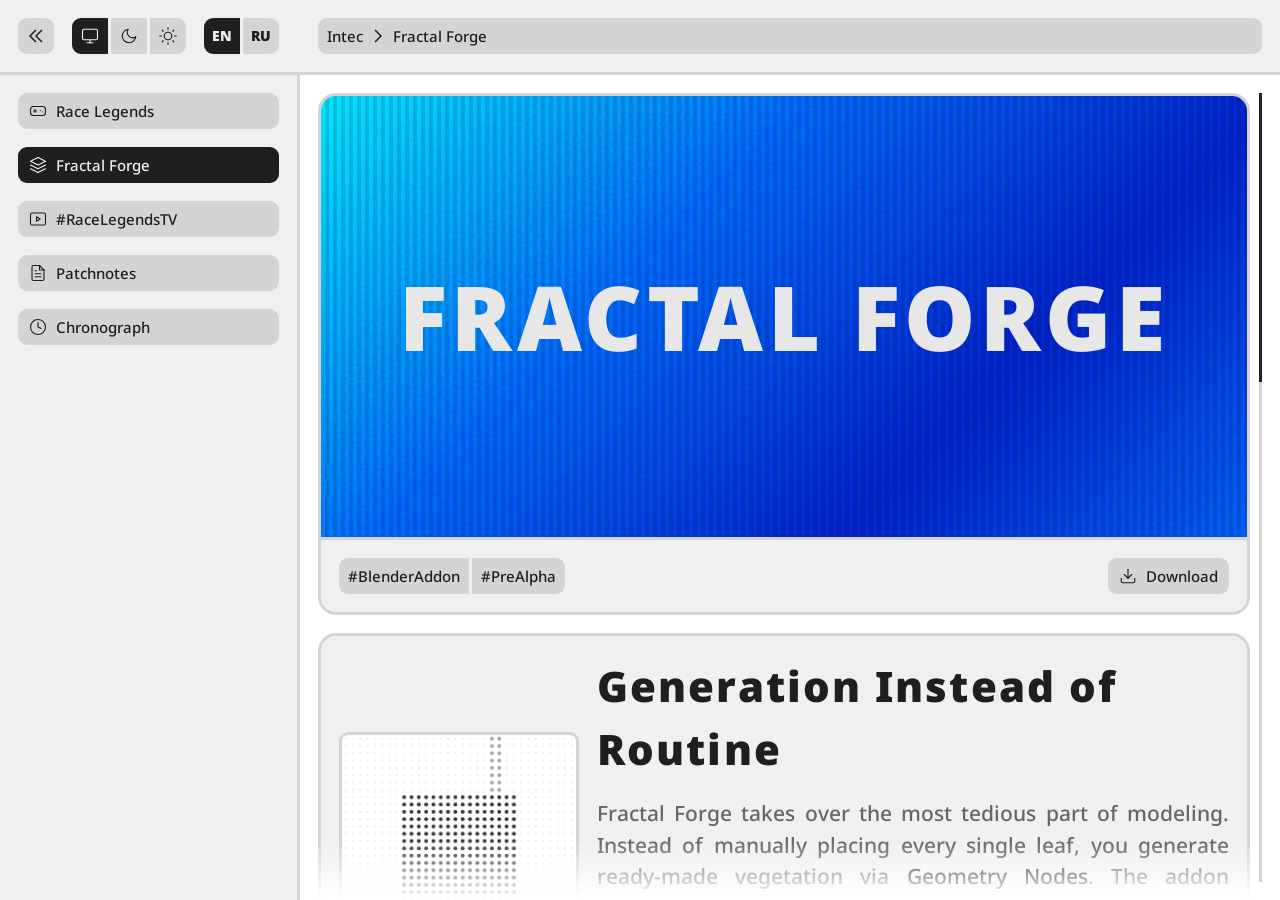
<file: ff.html>
<!DOCTYPE html>
<html lang="en" data-theme="system">
<head>
    <meta charset="UTF-8">
    <meta name="viewport" content="width=device-width, initial-scale=1.0">
    <title>Intec | Fractal Forge</title>
    <link rel="preconnect" href="https://fonts.googleapis.com">
    <link rel="preconnect" href="https://fonts.gstatic.com" crossorigin>
    <link href="https://fonts.googleapis.com/css2?family=Noto+Sans:wght@500;900&display=swap" rel="stylesheet">
    <style>
        /* ============================================================
           ПЕРЕМЕННЫЕ ЦВЕТОВЫХ ТЕМ (ИНВЕРСИЯ)
        ============================================================ */
        :root {
            --c-bg: #000000;
            --c-bg-rgb: 0, 0, 0;
            --c-panel: #111111;
            --c-border: #1F1F1F;
            --c-text: #E7E7E7;
            --c-sub: #8C8C8C;
            --c-canvas: 231, 231, 231;
        }

        html[data-theme="light"] {
            --c-bg: #FFFFFF;
            --c-bg-rgb: 255, 255, 255;
            --c-panel: #F0F0F0;
            --c-border: #D4D4D4;
            --c-text: #1F1F1F;
            --c-sub: #666666;
            --c-canvas: 31, 31, 31;
        }

        /* МЕДЛЕННАЯ АНИМАЦИЯ для фона и крупных элементов (переключение темы) */
        body, .top-bar, .sidebar, .main-area, .hero-card, .content-card, 
        .hero-footer, .info-console, .tag, .breadcrumbs, .v-track {
            transition: background-color 0.3s ease, border-color 0.3s ease, color 0.3s ease;
        }

        /* БЫСТРАЯ АНИМАЦИЯ для кнопок (моментальный отклик на наведение) */
        .nav-btn, .back-btn, .toggle-btn {
            transition: background-color 0.1s ease, border-color 0.1s ease, color 0.1s ease;
        }
        svg { transition: stroke 0.1s ease, fill 0.1s ease; }

        /* ============================================================
           СИСТЕМА ЛОКАЛИЗАЦИИ
        ============================================================ */
        html[lang="en"] [data-lang="ru"] { display: none !important; }
        html[lang="ru"] [data-lang="en"] { display: none !important; }

        /* ============================================================
           СБРОС СТИЛЕЙ И БАЗА
        ============================================================ */
        * { box-sizing: border-box; margin: 0; padding: 0; }
        
        body, html {
            width: 100vw; 
            height: 100vh;
            height: 100dvh; 
            background: var(--c-bg); font-family: 'Noto Sans', sans-serif;
            overflow: hidden; user-select: none;
            display: flex; flex-direction: column; 
            touch-action: none; 
        }

        /* ============================================================
           ВЕРХНЯЯ ПАНЕЛЬ И КНОПКИ
        ============================================================ */
        .top-bar {
            height: 75px; background: var(--c-panel); border-bottom: 3px solid var(--c-border); 
            display: flex; align-items: center; padding: 18px; width: 100%; flex-shrink: 0; z-index: 10;
        }

        .back-btn {
            width: 36px; height: 36px; background: var(--c-border); border-radius: 9px; margin-right: 18px;
            display: flex; justify-content: center; align-items: center; cursor: pointer; border: 2px solid transparent; flex-shrink: 0;
        }
        .back-btn svg { width: 18px; height: 18px; stroke: var(--c-text); fill: none; stroke-width: 1.5px; stroke-linecap: butt; stroke-linejoin: miter; }
        
        /* ХОВЕР ТОЛЬКО НА УСТРОЙСТВАХ С МЫШКОЙ (Десктопы) */
        @media (hover: hover) { .back-btn:hover { border-color: var(--c-text); } }
        
        .back-btn:active { background: var(--c-text); }
        .back-btn:active svg { stroke: var(--c-panel); }

        .settings-group { display: flex; align-items: center; gap: 18px; margin-right: 39px; flex-shrink: 0; }
        .toggle-block { display: flex; gap: 3px; }

        .toggle-btn {
            width: 36px; height: 36px; background: var(--c-border); border: 2px solid transparent;
            display: flex; justify-content: center; align-items: center; cursor: pointer; color: var(--c-text);
        }
        .toggle-btn svg { width: 18px; height: 18px; stroke: currentColor; fill: none; stroke-width: 1.5px; stroke-linecap: round; stroke-linejoin: round; }
        .toggle-btn.text-btn { font-size: 14px; font-weight: 900; line-height: 1; }

        .toggle-block > *:first-child { border-top-left-radius: 9px; border-bottom-left-radius: 9px; }
        .toggle-block > *:last-child { border-top-right-radius: 9px; border-bottom-right-radius: 9px; }
        
        /* ХОВЕР ТОЛЬКО НА УСТРОЙСТВАХ С МЫШКОЙ (Десктопы) */
        @media (hover: hover) { .toggle-btn:hover { border-color: var(--c-text); } }
        
        .toggle-btn.active { background: var(--c-text); color: var(--c-panel); border-color: var(--c-text); }

        .breadcrumbs { flex-grow: 1; height: 36px; background: var(--c-border); border-radius: 9px; display: flex; align-items: center; padding: 0 9px; min-width: 0; }
        .bc-text { color: var(--c-text); font-size: 15px; font-weight: 500; line-height: normal; padding: 3px 0; display: block; white-space: nowrap; overflow: hidden; text-overflow: ellipsis; }
        .bc-icon { width: 18px; height: 18px; margin: 0 6px; stroke: var(--c-text); fill: none; stroke-width: 1.5px; flex-shrink: 0; }

        /* ============================================================
           БОКОВАЯ ПАНЕЛЬ И КОНТЕНТ
        ============================================================ */
        .content-wrapper { display: flex; flex-grow: 1; width: 100%; overflow: hidden; }
        
        .sidebar { width: 300px; height: 100%; background: var(--c-panel); border-right: 3px solid var(--c-border); flex-shrink: 0; z-index: 5; }
        .sidebar-nav { display: flex; flex-direction: column; gap: 18px; padding: 18px; }

        .nav-btn {
            width: 100%; height: 36px; background: var(--c-border); border-radius: 9px; display: flex; align-items: center; 
            padding: 0 9px; cursor: pointer; border: 2px solid transparent; color: var(--c-text); text-decoration: none;
        }
        .nav-btn .nav-icon { width: 18px; height: 18px; margin-right: 9px; stroke: currentColor; fill: none; stroke-width: 1.5px; stroke-linecap: round; stroke-linejoin: round; flex-shrink: 0; }
        .nav-btn span { font-size: 15px; font-weight: 500; line-height: normal; padding: 3px 0; display: block; white-space: nowrap; }
        
        /* ХОВЕР ТОЛЬКО НА УСТРОЙСТВАХ С МЫШКОЙ (Десктопы) */
        @media (hover: hover) { .nav-btn:hover { border-color: var(--c-text); } }
        
        .nav-btn:active, .nav-btn.active { background: var(--c-text); color: var(--c-panel); }

        .main-area { flex-grow: 1; background: var(--c-bg); position: relative; overflow: hidden; touch-action: none; }

        /* ============================================================
           СИСТЕМА СКРОЛЛИНГА И ГРАДИЕНТНЫЕ ТЕНИ
        ============================================================ */
        .main-clip { position: absolute; inset: 0; overflow: hidden; z-index: 2; touch-action: none; }
        .main-panel { position: relative; width: 100%; min-height: 100%; display: flex; flex-direction: column; align-items: flex-start; will-change: transform; }

        .main-grad-bottom, .main-grad-top { position: absolute; left: 0; right: 0; height: 60px; pointer-events: none; opacity: 0; transition: opacity 0.25s; z-index: 10; }
        .main-grad-bottom { bottom: 0; background: linear-gradient(to bottom, rgba(var(--c-bg-rgb),0) 0%, rgba(var(--c-bg-rgb),1) 100%); }
        .main-grad-top    { top: 0;    background: linear-gradient(to bottom, rgba(var(--c-bg-rgb),1) 0%, rgba(var(--c-bg-rgb),0) 100%); }

        .v-slider-container { position: absolute; right: 18px; top: 18px; bottom: 18px; width: 3px; z-index: 25; display: flex; justify-content: center; }
        .v-track { width: 3px; height: 100%; background: var(--c-border); position: relative; }
        .v-thumb { width: 3px; top: 0; left: 0; background: var(--c-text); position: absolute; cursor: grab; touch-action: none; }
        .v-thumb:active { cursor: grabbing; }
        .v-thumb::after { content: ''; position: absolute; top: -10px; bottom: -10px; left: -20px; right: -20px; }

        /* ============================================================
           СИСТЕМА ОТСТУПОВ МЕЙН-БЛОКА
        ============================================================ */
        .cards-layout { width: 100%; padding: 18px 30px 18px 18px; display: flex; flex-direction: column; gap: 18px; }
        .hero-card, .content-card { width: 100%; background: var(--c-panel); border: 3px solid var(--c-border); border-radius: 18px; overflow: hidden; }

        /* ============================================================
           HERO БЛОК FRACTAL FORGE
        ============================================================ */
        .hero-banner {
            position: relative; width: 100%; height: 441px; display: flex; justify-content: center; align-items: center;
            background: linear-gradient(135deg, #00e5ff 0%, #0066ff 12.5%, #0022cc 25%, #0066ff 37.5%, #00e5ff 50%, #0066ff 62.5%, #0022cc 75%, #0066ff 87.5%, #00e5ff 100%);
            background-size: 150vw 150vw; animation: gradientFlow 18s linear infinite; will-change: background-position; overflow: hidden;
        }
        @keyframes gradientFlow { 0% { background-position: 0vw 0vw; } 100% { background-position: -75vw -75vw; } }

        .hero-banner::before { content: ''; position: absolute; inset: 0; background: repeating-linear-gradient(90deg, transparent, transparent 4px, rgba(0,0,0,0.15) 4px, rgba(0,0,0,0.15) 8px); z-index: 1; }
        .hero-banner::after { content: ''; position: absolute; inset: 0; background-image: url('data:image/svg+xml,%3Csvg viewBox="0 0 200 200" xmlns="http://www.w3.org/2000/svg"%3E%3Cfilter id="noiseFilter"%3E%3CfeTurbulence type="fractalNoise" baseFrequency="0.65" numOctaves="3" stitchTiles="stitch"/%3E%3C/filter%3E%3Crect width="100%25" height="100%25" filter="url(%23noiseFilter)"/%3E%3C/svg%3E'); opacity: 0.25; mix-blend-mode: overlay; z-index: 2; }

        /* БАЗОВЫЙ ШРИФТ ДЛЯ ПК */
        .hero-title {
            position: relative;
            z-index: 5;
            font-size: clamp(36px, 7vw, 96px);
            font-weight: 900;
            color: #E7E7E7;
            text-transform: uppercase;
            letter-spacing: 0.05em;
            text-align: center;
            padding: 0 18px; /* Гарантированный "воздух" по бокам */
            line-height: 1.1; /* Если на супер-мелком экране текст всё же перенесется, строки не слипнутся */
        }

        .hero-footer { height: 75px; background: var(--c-panel); border-top: 3px solid var(--c-border); display: flex; align-items: center; justify-content: space-between; padding: 0 18px; }
        .tags-group { display: flex; gap: 3px; align-items: center; }
        .tag { height: 36px; padding: 0 9px; background: var(--c-border); color: var(--c-text); font-size: 15px; font-weight: 500; display: flex; align-items: center; justify-content: center; border-radius: 9px; }
        .tags-group .tag:not(:last-child) { border-top-right-radius: 0; border-bottom-right-radius: 0; }
        .tags-group .tag:not(:first-child) { border-top-left-radius: 0; border-bottom-left-radius: 0; }

        /* ============================================================
           КОНТЕНТНЫЕ КАРТОЧКИ И ТЕКСТ
        ============================================================ */
        .content-card { padding: 18px; display: flex; align-items: center; justify-content: space-between; gap: 18px; }
        .content-card:nth-child(even) { flex-direction: row-reverse; }
        .info-text { flex: 1; color: var(--c-sub); font-size: 21px; font-weight: 500; line-height: 1.5; text-align: justify; min-width: 0; }
        .info-text h2 { color: var(--c-text); font-size: 42px; font-weight: 900; letter-spacing: 0.05em; margin-bottom: 18px; text-align: left; }
        .info-text .highlight { color: var(--c-text); }
        .info-console { width: 240px; height: 240px; background: var(--c-bg); border: 3px solid var(--c-border); border-radius: 9px; flex-shrink: 0; position: relative; overflow: hidden; }
        .info-console canvas { display: block; width: 100%; height: 100%; }

        /* ============================================================
           МОБИЛЬНЫЙ АДАПТИВ
        ============================================================ */
        @media (max-width: 900px) {
            .top-bar { height: 37.5px; padding: 9px; border-bottom-width: 1.5px; }
            .back-btn { width: 18px; height: 18px; border-radius: 4.5px; margin-right: 9px; border-width: 1px; }
            .back-btn svg { width: 9px; height: 9px; stroke-width: 1px; }
            
            .settings-group { gap: 9px; margin-right: 19.5px; }
            .toggle-block { gap: 1.5px; }
            .toggle-btn { width: 18px; height: 18px; border-width: 1px; }
            .toggle-btn svg { width: 9px; height: 9px; stroke-width: 1px; }
            .toggle-btn.text-btn { font-size: 7px; }
            .toggle-block > *:first-child { border-top-left-radius: 4.5px; border-bottom-left-radius: 4.5px; }
            .toggle-block > *:last-child { border-top-right-radius: 4.5px; border-bottom-right-radius: 4.5px; }

            .breadcrumbs { height: 18px; border-radius: 4.5px; padding: 0 4.5px; }
            .bc-text { font-size: 7.5px; padding: 1px 0; }
            .bc-icon { width: 9px; height: 9px; margin: 0 3px; stroke-width: 1px; }

            .sidebar { width: 150px; border-right-width: 1.5px; }
            .sidebar-nav { gap: 9px; padding: 9px; }
            .nav-btn { height: 18px; border-radius: 4.5px; padding: 0 4.5px; border-width: 1px; }
            .nav-btn .nav-icon { width: 9px; height: 9px; margin-right: 4.5px; stroke-width: 1px; }
            .nav-btn span { font-size: 7.5px; padding: 1px 0; }

            .main-grad-bottom, .main-grad-top { height: 30px; }
            .v-slider-container { right: 4px; top: 9px; bottom: 9px; width: 3px; }
            .v-track { width: 1.5px; }
            .v-thumb { width: 1.5px; }

            .cards-layout { padding: 9px 15px 9px 9px; gap: 9px; }
            .hero-card, .content-card { border-width: 1.5px; border-radius: 9px; }

            .hero-banner { height: 160px; } 

            /* ЖЕСТКОЕ ОГРАНИЧЕНИЕ ТЕКСТА ДЛЯ МОБИЛОК (ВЕРТ/ГОРИЗ) */
            .hero-title { font-size: clamp(24px, 7.5vw, 42px); }

            .hero-footer { height: 37.5px; border-top-width: 1.5px; padding: 0 9px; }
            
            .tags-group { gap: 1.5px; }
            .tag { height: 18px; padding: 0 4.5px; font-size: 7px; border-radius: 4.5px; }

            .content-card { padding: 9px; gap: 9px; }
            .info-text { font-size: 9px; }
            /* Уменьшили h2 для правильной иерархии */
            .info-text h2 { font-size: 14px; margin-bottom: 6px; line-height: 1.2; }
            .info-console { width: 90px; height: 90px; border-width: 1px; border-radius: 4.5px; }
        }

        @media (max-width: 900px) and (orientation: portrait) {
            .back-btn { margin-right: 19.5px; } 
            .settings-group { gap: 9px; margin-right: 9px; } 

            .sidebar { width: auto; }
            .sidebar .nav-btn { width: 18px; padding: 0; justify-content: center; }
            .sidebar .nav-btn .nav-icon { margin-right: 0; }
            .sidebar .nav-btn span { display: none; }
        }
    </style>
</head>
<body>

    <header class="top-bar">
        <div class="back-btn"><svg viewBox="0 0 18 18"><path d="M 9 3 L 3 9 L 9 15 M 15 3 L 9 9 L 15 15"/></svg></div>
        
        <div class="settings-group">
            <div class="toggle-block theme-group">
                <div class="toggle-btn" data-theme-val="system" title="Системная тема"><svg viewBox="0 0 24 24"><rect x="2" y="3" width="20" height="14" rx="2" ry="2"/><line x1="8" y1="21" x2="16" y2="21"/><line x1="12" y1="17" x2="12" y2="21"/></svg></div>
                <div class="toggle-btn" data-theme-val="dark" title="Темная тема"><svg viewBox="0 0 24 24"><path d="M21 12.79A9 9 0 1 1 11.21 3 7 7 0 0 0 21 12.79z"/></svg></div>
                <div class="toggle-btn" data-theme-val="light" title="Светлая тема"><svg viewBox="0 0 24 24"><circle cx="12" cy="12" r="5"/><line x1="12" y1="1" x2="12" y2="3"/><line x1="12" y1="21" x2="12" y2="23"/><line x1="4.22" y1="4.22" x2="5.64" y2="5.64"/><line x1="18.36" y1="18.36" x2="19.78" y2="19.78"/><line x1="1" y1="12" x2="3" y2="12"/><line x1="21" y1="12" x2="23" y2="12"/><line x1="4.22" y1="19.78" x2="5.64" y2="18.36"/><line x1="18.36" y1="5.64" x2="19.78" y2="4.22"/></svg></div>
            </div>
            <div class="toggle-block lang-group">
                <div class="toggle-btn text-btn" data-lang-val="en">EN</div>
                <div class="toggle-btn text-btn" data-lang-val="ru">RU</div>
            </div>
        </div>

        <div class="breadcrumbs">
            <span class="bc-text">Intec</span>
            <svg class="bc-icon" viewBox="0 0 18 18"><path d="M 6 3 L 12 9 L 6 15"/></svg>
            <span class="bc-text">Fractal Forge</span>
        </div>
    </header>

    <div class="content-wrapper">
        <aside class="sidebar">
            <div class="sidebar-nav">
                <div class="nav-btn">
                    <svg class="nav-icon" viewBox="0 0 24 24"><rect x="2" y="6" width="20" height="12" rx="4"/><path d="M6 12h4M8 10v4M15 11h.01M18 13h.01"/></svg><span>Race Legends</span>
                </div>
                <div class="nav-btn active">
                    <svg class="nav-icon" viewBox="0 0 24 24"><polygon points="12 2 2 7 12 12 22 7 12 2"/><polyline points="2 12 12 17 22 12"/><polyline points="2 17 12 22 22 17"/></svg><span>Fractal Forge</span>
                </div>
                <div class="nav-btn">
                    <svg class="nav-icon" viewBox="0 0 24 24"><rect x="2" y="4" width="20" height="16" rx="2" ry="2"/><polygon points="10 9 15 12 10 15 10 9"/></svg><span>#RaceLegendsTV</span>
                </div>
                <div class="nav-btn">
                    <svg class="nav-icon" viewBox="0 0 24 24"><path d="M14 2H6a2 2 0 0 0-2 2v16a2 2 0 0 0 2 2h12a2 2 0 0 0 2-2V8z"/><path d="M14 2v6h6"/><line x1="16" y1="13" x2="8" y2="13"/><line x1="16" y1="17" x2="8" y2="17"/><line x1="10" y1="9" x2="8" y2="9"/></svg>
                    <span data-lang="en">Patchnotes</span><span data-lang="ru">Патчноуты</span>
                </div>
                <div class="nav-btn">
                    <svg class="nav-icon" viewBox="0 0 24 24"><circle cx="12" cy="12" r="10"/><polyline points="12 6 12 12 16 14"/></svg>
                    <span data-lang="en">Chronograph</span><span data-lang="ru">Хронограф</span>
                </div>
            </div>
        </aside>

        <main class="main-area">
            <div class="main-clip" id="mainClip">
                <div class="main-panel" id="mainPanel">
                    <div class="cards-layout">
                        
                        <div class="hero-card">
                            <div class="hero-banner"><h1 class="hero-title">FRACTAL FORGE</h1></div>
                            <div class="hero-footer">
                                <div class="tags-group">
                                    <div class="tag">#BlenderAddon</div><div class="tag">#PreAlpha</div>
                                </div>
                                <div class="tags-group">
                                    <a href="https://github.com/ZAKFUN35/FractalForge" target="_blank" class="nav-btn" style="width: max-content; margin: 0;">
                                        <svg class="nav-icon" viewBox="0 0 24 24"><path d="M21 15v4a2 2 0 0 1-2 2H5a2 2 0 0 1-2-2v-4"/><polyline points="7 10 12 15 17 10"/><line x1="12" y1="15" x2="12" y2="3"/></svg>
                                        <span data-lang="en">Download</span><span data-lang="ru">Скачать</span>
                                    </a>
                                </div>
                            </div>
                        </div>

                        <div class="content-card">
                            <div class="info-text">
                                <div data-lang="en">
                                    <h2>Generation Instead of Routine</h2>
                                    <p>Fractal Forge takes over the most tedious part of modeling. Instead of manually placing every single leaf, you generate ready-made vegetation via <span class="highlight">Geometry Nodes</span>. The addon instantly creates meshes fully ready for export to a game engine: with correct UV unwrapping, baked Vertex Color, and necessary attributes for masks. And if you need a dense canopy in <span class="highlight">Studio Ghibli</span> style, the base geometry turns into a proper stylized volume in a couple of clicks.</p>
                                </div>
                                <div data-lang="ru">
                                    <h2>Генерация вместо рутины</h2>
                                    <p>Fractal Forge забирает на себя самую душную часть моделирования. Вместо того чтобы вручную расставлять каждый листик, вы генерируете готовую растительность через <span class="highlight">Geometry Nodes</span>. Аддон сразу создает меши, полностью готовые к экспорту в игровой движок: с правильными UV-развертками, запеченным Vertex Color и необходимыми атрибутами для масок. А если нужна густая крона в стиле <span class="highlight">Studio Ghibli</span>, базовая геометрия превращается в правильный стилизованный объем за пару кликов.</p>
                                </div>
                            </div>
                            <div class="info-console"><canvas class="mini-console" data-type="gen"></canvas></div>
                        </div>

                        <div class="content-card">
                            <div class="info-text">
                                <div data-lang="en">
                                    <h2>Custom Normals in One Click</h2>
                                    <p>The main enemy of 3D trees is that every leaf casts its own shadow, turning the canopy into a noisy <span class="highlight">mess</span>. The tool solves this problem in one click. The addon automatically recalculates and transfers custom spherical normals to your foliage. The tree begins to perceive light as a single monolithic object. You get those clean, smooth shadows for proper <span class="highlight">cel-shading</span> without spending hours manually tweaking modifiers.</p>
                                </div>
                                <div data-lang="ru">
                                    <h2>Кастомные нормали в один клик</h2>
                                    <p>Главный враг 3D-деревьев — каждый лист отбрасывает собственную тень, превращая крону в шумное <span class="highlight">нечто</span>. Инструмент решает эту проблему в один клик. Аддон автоматически пересчитывает и переносит кастомные сферические нормали на вашу листву. Дерево начинает воспринимать свет как единый монолитный объект. Вы получаете те самые чистые, сглаженные тени для правильного <span class="highlight">cel-shading</span>, не тратя часы на ручную настройку модификаторов.</p>
                                </div>
                            </div>
                            <div class="info-console"><canvas class="mini-console" data-type="normals"></canvas></div>
                        </div>

                        <div class="content-card">
                            <div class="info-text">
                                <div data-lang="en">
                                    <h2>Engine Optimization</h2>
                                    <p>Stylized graphics shouldn't kill FPS. The addon instantly optimizes models for the strict requirements of game engines like <span class="highlight">UE5</span>. It automatically generates Levels of Detail <span class="highlight">(LOD)</span> and properly slices the geometry. For example, a generated patch of grass is neatly split into independent blades, and the origin is placed strictly at the base of each stem. This is critical for cheap wind animation in the engine via <span class="highlight">World Position Offset (WPO)</span> without heavy bones.</p>
                                </div>
                                <div data-lang="ru">
                                    <h2>Оптимизация под движок</h2>
                                    <p>Стилизованная графика не должна убивать FPS. Аддон сразу оптимизирует модели под жесткие требования игровых движков вроде <span class="highlight">UE5</span>. Он автоматически генерирует уровни детализации <span class="highlight">(LOD)</span> и правильно нарезает геометрию. Например, сгенерированная поляна аккуратно разбивается на независимые травинки, а центр координат (origin) ставится строго в основание каждого стебля. Это критически важно, чтобы в движке можно было сделать дешевую анимацию ветра через <span class="highlight">World Position Offset (WPO)</span> без тяжелых костей.</p>
                                </div>
                            </div>
                            <div class="info-console"><canvas class="mini-console" data-type="opt"></canvas></div>
                        </div>

                        <div class="content-card">
                            <div class="info-text">
                                <div data-lang="en">
                                    <h2>Community Platform</h2>
                                    <p>Right now, Fractal Forge is a utility for solving technical tasks in Race Legends. But the global goal is much bigger. In future updates, the addon will receive a custom cel-shading engine based on the <span class="highlight">Oklab</span> perceptual color space, where light and shadow transitions will be mathematically flawless to the human eye. This will turn the addon into a tool for the community: players will be able to create locations, item designs, and skins themselves. You do great work, send it to me, and if it's excellent — it <span class="highlight">officially gets added to the game</span>.</p>
                                </div>
                                <div data-lang="ru">
                                    <h2>Платформа для комьюнити</h2>
                                    <p>Сейчас Fractal Forge — это утилита для решения технических задач в Race Legends. Но глобальная цель куда масштабнее. В будущих обновлениях аддон получит кастомный движок cel-shading на базе перцептивного цветового пространства <span class="highlight">Oklab</span>, где переходы света и тени будут математически безупречны для человеческого глаза. Это превратит аддон в инструмент для сообщества: игроки смогут сами создавать локации, дизайны предметов и скины. Вы делаете крутую работу, присылаете мне, и если всё отлично — она <span class="highlight">официально добавляется в игру</span>.</p>
                                </div>
                            </div>
                            <div class="info-console"><canvas class="mini-console" data-type="comm"></canvas></div>
                        </div>

                    </div>
                </div>
                
                <div class="main-grad-bottom" id="mainGradBottom"></div>
                <div class="main-grad-top" id="mainGradTop"></div>
            </div>

            <div class="v-slider-container">
                <div class="v-track" id="vTrack"><div class="v-thumb" id="vThumb"></div></div>
            </div>
        </main>
    </div>

    <script>
        // ============================================================
        //  ЛОГИКА ПЕРЕКЛЮЧЕНИЯ ТЕМ И ЯЗЫКА
        // ============================================================
        const rootTheme = document.documentElement;
        let currentCanvasColor = '231, 231, 231';

        const themeBtns = document.querySelectorAll('.theme-group .toggle-btn');
        const sysMedia = window.matchMedia('(prefers-color-scheme: light)');

        function applyTheme(themeVal) {
            let isLight = false;
            if (themeVal === 'system') isLight = sysMedia.matches;
            else isLight = (themeVal === 'light');

            if (isLight) rootTheme.setAttribute('data-theme', 'light');
            else rootTheme.removeAttribute('data-theme');
            
            try { localStorage.setItem('rl-theme', themeVal); } catch(e) {}
            
            themeBtns.forEach(btn => {
                if (btn.getAttribute('data-theme-val') === themeVal) btn.classList.add('active');
                else btn.classList.remove('active');
            });

            setTimeout(() => { currentCanvasColor = getComputedStyle(rootTheme).getPropertyValue('--c-canvas').trim(); }, 50);
        }

        themeBtns.forEach(btn => btn.addEventListener('click', () => applyTheme(btn.getAttribute('data-theme-val'))));

        sysMedia.addEventListener('change', () => {
            let current = 'system';
            try { current = localStorage.getItem('rl-theme') || 'system'; } catch(e) {}
            if (current === 'system') applyTheme('system');
        });

        const langBtns = document.querySelectorAll('.lang-group .toggle-btn');
        
        function applyLang(langVal) {
            rootTheme.setAttribute('lang', langVal);
            try { localStorage.setItem('rl-lang', langVal); } catch(e) {}
            
            langBtns.forEach(btn => {
                if (btn.getAttribute('data-lang-val') === langVal) btn.classList.add('active');
                else btn.classList.remove('active');
            });
        }

        langBtns.forEach(btn => btn.addEventListener('click', () => applyLang(btn.getAttribute('data-lang-val'))));

        let savedTheme = 'system';
        try { savedTheme = localStorage.getItem('rl-theme') || 'system'; } catch(e) {}
        applyTheme(savedTheme);

        let savedLang = 'en';
        try { savedLang = localStorage.getItem('rl-lang') || 'en'; } catch(e) {}
        applyLang(savedLang);

        // ============================================================
        //  АНИМАЦИИ МИНИ-КОНСОЛЕЙ (FRACTAL FORGE) С ОПТИМИЗАЦИЕЙ
        // ============================================================
        let time = 0;
        let panelOffset = 0;
        
        const consoles = document.querySelectorAll('.mini-console');
        const consData = [];
        const consSize = 240, consDots = 32, consStep = consSize / consDots;

        consoles.forEach(c => {
            const dpr = window.devicePixelRatio || 1;
            c.width = consSize * dpr; c.height = consSize * dpr;
            const ctx = c.getContext('2d'); ctx.scale(dpr, dpr);
            consData.push({ canvas: c, ctx: ctx, type: c.getAttribute('data-type'), isVisible: false });
        });

        const canvasObserver = new IntersectionObserver((entries) => {
            entries.forEach(entry => {
                const data = consData.find(d => d.canvas === entry.target);
                if (data) data.isVisible = entry.isIntersecting;
            });
        }, { root: document.getElementById('mainClip'), rootMargin: "100px", threshold: 0 });

        consoles.forEach(c => canvasObserver.observe(c));

        function drawConsoles() {
            const t = time * 2; 
            
            consData.forEach(c => {
                if (!c.isVisible) return; 

                const ctx = c.ctx;
                ctx.clearRect(0, 0, consSize, consSize);
                
                for (let ix = 0; ix < consDots; ix++) {
                    for (let iy = 0; iy < consDots; iy++) {
                        let x = ix * consStep + consStep / 2; let y = iy * consStep + consStep / 2;
                        let nx = (ix / (consDots - 1)) * 2 - 1; let ny = (iy / (consDots - 1)) * 2 - 1;
                        let alpha = 0.1; 
                        
                        if (c.type === 'gen') {
                            let cycle = t % 6; 
                            let max_dist = Math.max(Math.abs(nx), Math.abs(ny)); 
                            let euc_dist = Math.hypot(nx, ny); 
                            
                            let R = 0.52; 

                            let scanX = -1.2 + (cycle / 1.5) * 2.4; 
                            let showScan = cycle < 1.5;

                            let morph = 0;
                            if (cycle >= 1.5 && cycle < 2.5) morph = cycle - 1.5;
                            else if (cycle >= 2.5 && cycle < 4.5) morph = 1;
                            else if (cycle >= 4.5 && cycle < 5.5) morph = 1 - (cycle - 4.5);

                            morph = morph < 0.5 ? 2 * morph * morph : 1 - Math.pow(-2 * morph + 2, 2) / 2;

                            let dist;
                            if (morph === 0) {
                                dist = max_dist;
                            } else if (morph === 1) {
                                dist = euc_dist;
                            } else {
                                let p_val = 2 + Math.pow(1 - morph, 2) * 14; 
                                dist = Math.pow(Math.pow(Math.abs(nx), p_val) + Math.pow(Math.abs(ny), p_val), 1 / p_val);
                            }
                            
                            if (dist < R) alpha = 0.9;

                            if (showScan && Math.abs(nx - scanX) < 0.05) {
                                alpha = Math.max(alpha, 0.4); 
                            }
                        } 
                        else if (c.type === 'normals') {
                            let cycle = (t * 0.8) % 6.5;
                            let baseR = 0.52; 

                            let chaosNx = nx + Math.sin(iy * 12 + t * 6) * 0.15;
                            let chaosNy = ny + Math.cos(ix * 12 + t * 6) * 0.15;
                            let chaosDist = Math.hypot(chaosNx, chaosNy);
                            let perfectDist = Math.hypot(nx, ny);

                            let morph = 0;
                            if (cycle >= 1.5 && cycle < 2.5) morph = cycle - 1.5;
                            else if (cycle >= 2.5 && cycle < 5.0) morph = 1;
                            else if (cycle >= 5.0 && cycle < 6.5) morph = 1 - (cycle - 5.0) / 1.5;

                            let currentDist = chaosDist * (1 - morph) + perfectDist * morph;
                            
                            if (currentDist < baseR) alpha = 0.9;

                            let ringR = -1;
                            if (cycle < 1.5) {
                                ringR = 1.2 - (cycle / 1.5) * (1.2 - baseR - 0.02); 
                            } else if (cycle >= 1.5 && cycle < 2.5) {
                                ringR = baseR + 0.02; 
                            } else if (cycle >= 2.5 && cycle < 4.0) {
                                ringR = baseR + 0.02 + ((cycle - 2.5) / 1.5) * (1.2 - baseR - 0.02); 
                            }

                            if (ringR > 0) {
                                if (Math.abs(perfectDist - ringR) < 0.04) {
                                    alpha = Math.max(alpha, 0.4); 
                                }
                            }
                        }
                        else if (c.type === 'opt') {
                            let cycle = t % 6; 
                            let phase = Math.floor(cycle / 2); // 3 фазы: 0, 1, 2
                            let p = cycle % 2;
                            let scanY = 1.2 - p * 1.2; // Полоса идет снизу (+1.2) вверх (-1.2)

                            let hash = Math.sin(ix * 12.9898 + iy * 78.233) * 43758.5453; 
                            let rnd = hash - Math.floor(hash);

                            // Три травинки (треугольники)
                            let isB1 = ny > -0.4 && ny < 0.5 && Math.abs(nx + 0.4) < (ny + 0.4) * 0.166;
                            let isB2 = ny > -0.6 && ny < 0.5 && Math.abs(nx) < (ny + 0.6) * 0.136;
                            let isB3 = ny > -0.3 && ny < 0.5 && Math.abs(nx - 0.4) < (ny + 0.3) * 0.187;

                            let showB1 = 0, showB2 = 1, showB3 = 0;

                            if (phase === 0) {
                                // 3 -> 2: Правая рассыпается
                                showB1 = 1;
                                if (ny < scanY) showB3 = 1; // Выше полосы - целая
                                else showB3 = rnd > (ny - scanY) * 3 ? 1 : 0; // Ниже полосы - рассыпается в шум
                            } else if (phase === 1) {
                                // 2 -> 1: Левая рассыпается
                                showB3 = 0;
                                if (ny < scanY) showB1 = 1;
                                else showB1 = rnd > (ny - scanY) * 3 ? 1 : 0;
                            } else if (phase === 2) {
                                // 1 -> 3: Левая и Правая восстанавливаются
                                if (ny < scanY) {
                                    showB1 = 0; showB3 = 0; // Выше полосы - невидимы
                                } else {
                                    showB1 = rnd < (ny - scanY) * 3 ? 1 : 0; // Ниже полосы - собираются из шума
                                    showB3 = showB1;
                                }
                            }

                            let aT = 0.1;
                            if ((isB1 && showB1) || (isB2 && showB2) || (isB3 && showB3)) {
                                aT = 0.9;
                            }

                            // Серая сканирующая полоса на всю ширину
                            if (Math.abs(ny - scanY) < 0.05) {
                                aT = Math.max(aT, 0.4);
                            }
                            alpha = aT;
                        }
                        else if (c.type === 'comm') {
                            let cycle = t % 6;
                            let hash = Math.sin(ix * 12.9898 + iy * 78.233) * 43758.5453; let rnd = hash - Math.floor(hash);

                            let rx = (nx - ny) * 0.707;
                            let ry = (nx + ny) * 0.707;
                            
                            let isWHandle = Math.abs(rx) < 0.35 && Math.abs(ry) < 0.06;
                            
                            let wHeadRDist = Math.hypot(rx - 0.35, ry);
                            let isWHeadR = wHeadRDist < 0.2 && !(rx > 0.35 && Math.abs(ry) < 0.08);
                            
                            let wHeadLDist = Math.hypot(rx + 0.35, ry);
                            let isWHeadL = wHeadLDist < 0.16 && wHeadLDist > 0.06;
                            
                            let isWrench = isWHandle || isWHeadR || isWHeadL;

                            let isPole = Math.abs(nx + 0.3) < 0.04 && ny > -0.5 && ny < 0.6;
                            let wave = Math.sin((nx + 0.3) * 8 - t * 4) * 0.05;
                            let isCloth = nx > -0.3 && nx < 0.4 && ny > -0.5 + wave && ny < 0.1 + wave;
                            let isFlag = isPole || isCloth;
                            
                            let commDist = Math.hypot(nx, ny);
                            let isComm = commDist > 0.6 && commDist < 0.95 && rnd > 0.92;

                            if (cycle < 2.0) {
                                if (isWrench) alpha = 1.0;
                            } else if (cycle < 3.0) {
                                let p = cycle - 2.0;
                                if (isWrench && rnd > p) alpha = 1.0;
                                if (isFlag && rnd <= p) alpha = 1.0;
                            } else if (cycle < 5.0) {
                                if (isFlag) alpha = 1.0;
                                if (isComm) {
                                    let flash = Math.sin(t * 8 + rnd * 20);
                                    alpha = flash > 0.5 ? 1.0 : 0.2;
                                }
                            } else {
                                let p = cycle - 5.0;
                                if (isFlag && rnd > p) alpha = 1.0;
                                if (isWrench && rnd <= p) alpha = 1.0;
                            }
                        }
                        
                        ctx.fillStyle = `rgba(${currentCanvasColor}, ${alpha})`; ctx.beginPath(); ctx.arc(x, y, alpha > 0.2 ? 2.0 : 1.0, 0, Math.PI * 2); ctx.fill();
                    }
                }
            });
            time += 0.007; 
            requestAnimationFrame(drawConsoles);
        }
        drawConsoles();

        // ============================================================
        //  ЛОГИКА СКРОЛЛА И СЛАЙДЕРА (МЫШЬ, ТАЧ-СВАЙПЫ, КЛАВИАТУРА)
        // ============================================================
        const mainClip = document.getElementById('mainClip');
        const mainPanel = document.getElementById('mainPanel');
        const vTrack = document.getElementById('vTrack');
        const vThumb = document.getElementById('vThumb');
        const mainGradBottom = document.getElementById('mainGradBottom');
        const mainGradTop = document.getElementById('mainGradTop');
        
        function getPanelMaxOffset() { return Math.max(0, mainPanel.scrollHeight - mainClip.clientHeight); }

        function setPanelOffset(o) {
            const max = getPanelMaxOffset(); 
            panelOffset = Math.max(0, Math.min(o, max));
            mainPanel.style.transform = `translateY(-${panelOffset}px)`;
            
            mainGradBottom.style.opacity = (panelOffset < max) && (max > 0) ? '1' : '0';
            mainGradTop.style.opacity = panelOffset > 0 ? '1' : '0'; 
            
            updateVSlider();
        }

        function updateVSlider() {
            const max = getPanelMaxOffset();
            if (max <= 0) { vThumb.style.height = '100%'; vThumb.style.top = '0px'; return; }
            const th = Math.max((mainClip.clientHeight / mainPanel.scrollHeight) * vTrack.clientHeight, 40);
            vThumb.style.height = `${th}px`;
            vThumb.style.top = `${(panelOffset / max) * (vTrack.clientHeight - th)}px`;
        }

        const resizeObserver = new ResizeObserver(() => {
            const max = getPanelMaxOffset();
            if (panelOffset > max) panelOffset = max;
            setPanelOffset(panelOffset); 
        });
        resizeObserver.observe(mainPanel);

        mainClip.addEventListener('wheel', e => { 
            e.preventDefault(); setPanelOffset(panelOffset + e.deltaY); 
        }, { passive: false });
        window.addEventListener('resize', () => setPanelOffset(panelOffset));

        window.addEventListener('keydown', e => {
            if (['INPUT', 'TEXTAREA', 'BUTTON', 'SELECT'].includes(document.activeElement.tagName)) return;
            const step = 60; const pageStep = mainClip.clientHeight * 0.8; 
            let newOffset = panelOffset; let handled = false;
            switch(e.key) {
                case 'ArrowUp': newOffset -= step; handled = true; break;
                case 'ArrowDown': newOffset += step; handled = true; break;
                case 'PageUp': newOffset -= pageStep; handled = true; break;
                case 'PageDown': newOffset += pageStep; handled = true; break;
                case ' ': newOffset += e.shiftKey ? -pageStep : pageStep; handled = true; break;
                case 'Home': newOffset = 0; handled = true; break;
                case 'End': newOffset = getPanelMaxOffset(); handled = true; break;
            }
            if (handled) { e.preventDefault(); setPanelOffset(newOffset); }
        });

        let activeDrag = false, startY, startPanelOffset;
        vThumb.addEventListener('pointerdown', e => { 
            activeDrag = true; startY = e.pageY; startPanelOffset = panelOffset; 
            vThumb.setPointerCapture(e.pointerId); e.stopPropagation(); 
        });
        vThumb.addEventListener('pointermove', e => {
            if (activeDrag) { 
                e.preventDefault(); 
                const trackSpace = vTrack.clientHeight - vThumb.offsetHeight;
                if (trackSpace > 0) setPanelOffset(startPanelOffset + ((e.pageY - startY) / trackSpace) * getPanelMaxOffset());
            }
        });
        vThumb.addEventListener('pointerup', e => { activeDrag = false; try { vThumb.releasePointerCapture(e.pointerId); } catch(err) {} });
        vThumb.addEventListener('pointercancel', e => { activeDrag = false; try { vThumb.releasePointerCapture(e.pointerId); } catch(err) {} });

        let touchStartY = 0, touchStartOffset = 0, touchVelocity = 0, lastTouchY = 0, lastTouchTime = 0, inertiaFrame;

        mainClip.addEventListener('touchstart', (e) => {
            if (e.touches.length > 1) return; 
            cancelAnimationFrame(inertiaFrame);
            touchStartY = e.touches[0].clientY; lastTouchY = touchStartY;
            lastTouchTime = Date.now(); touchStartOffset = panelOffset;
        }, { passive: false }); 

        mainClip.addEventListener('touchmove', (e) => {
            if (e.touches.length > 1) return;
            e.preventDefault(); 
            const touchY = e.touches[0].clientY; const now = Date.now();
            touchVelocity = (touchY - lastTouchY) / (now - lastTouchTime || 1);
            lastTouchY = touchY; lastTouchTime = now;
            setPanelOffset(touchStartOffset + (touchStartY - touchY));
        }, { passive: false });

        mainClip.addEventListener('touchend', () => {
            let v = touchVelocity * 15; 
            const step = () => {
                if (Math.abs(v) < 0.5) return; 
                let prevOffset = panelOffset;
                setPanelOffset(panelOffset - v);
                if (panelOffset === prevOffset) { v = 0; return; }
                v *= 0.92; 
                inertiaFrame = requestAnimationFrame(step);
            };
            step();
        });
    </script>

    <script>
        // ============================================================
        //  СИСТЕМА ЗВУКОВ: ПРИРОДНЫЙ LO-FI (БЕЗ ПИСКОВ И ОБРЫВОВ)
        // ============================================================
        let sharedAudioCtx = null;
        let audioUnlocked = false;

        function playTone(type, startFreq, endFreq, maxVol, duration, attackTime = 0.003) {
            try {
                if (!sharedAudioCtx) {
                    sharedAudioCtx = new (window.AudioContext || window.webkitAudioContext)();
                }
                
                if (sharedAudioCtx.state === 'suspended') {
                    sharedAudioCtx.resume().catch(() => {});
                    if (sharedAudioCtx.state === 'suspended') return;
                }

                const osc = sharedAudioCtx.createOscillator();
                const gainNode = sharedAudioCtx.createGain();

                osc.type = type; 
                
                const now = sharedAudioCtx.currentTime;

                osc.frequency.setValueAtTime(startFreq, now);
                osc.frequency.exponentialRampToValueAtTime(endFreq, now + duration);

                // Огибающая громкости с АБСОЛЮТНЫМ затуханием в 0
                gainNode.gain.setValueAtTime(0, now); // Стартуем строго с нуля
                gainNode.gain.linearRampToValueAtTime(maxVol, now + attackTime);
                
                // Плавно спадаем до микро-значения к концу основной длительности
                gainNode.gain.exponentialRampToValueAtTime(0.0001, now + duration);
                
                // И гарантированно уводим в настоящий 0, чтобы избежать щелчка при остановке
                gainNode.gain.linearRampToValueAtTime(0, now + duration + 0.01);

                osc.connect(gainNode);
                gainNode.connect(sharedAudioCtx.destination);

                osc.start(now);
                // Останавливаем генератор чуть ПОЗЖЕ, чем звук полностью исчез (дополнительная защита от обрывов)
                osc.stop(now + duration + 0.02);
            } catch (e) {
                // Игнорируем ошибки
            }
        }

        // КУЛДАУН (предотвращает наслоение звуков и писк при бешеном движении мышкой)
        let lastHoverTime = 0;

        // ЗВУК ПРИ НАВЕДЕНИИ ("Скорлупа грецких орехов друг об друга")
        function playUIHover(e) {
            if (e && e.pointerType !== 'mouse') return;
            if (e.currentTarget && e.currentTarget.classList.contains('active')) return;
            
            // Если с прошлого звука прошло меньше 40мс - игнорируем (защита от звукового мусора)
            const now = Date.now();
            if (now - lastHoverTime < 40) return;
            lastHoverTime = now;
            
            // Немного удлинили затухание (0.04с), чтобы оно успело плавно раствориться
            playTone('sine', 180, 250, 0.35, 0.04, 0.005);
        }

        // ЗВУК ПРИ КЛИКЕ ("Глухой, мягкий клик")
        function playUIClick(e) {
            if (e.currentTarget && e.currentTarget.classList.contains('active')) return;

            // Снизили частоты (320 -> 150), чтобы сделать звук более "глухим".
            // Увеличили длительность (0.02 -> 0.05), чтобы звук успел раскрыться, но остался кликом.
            // Слегка смягчили атаку (0.002), чтобы убрать острый "щелчок" по ушам в самом начале.
            playTone('sine', 190, 150, 0.6, 0.05, 0.0025);
        }

        document.addEventListener('DOMContentLoaded', () => {
            const clickableElements = document.querySelectorAll('.back-btn, .toggle-btn, .nav-btn');
            
            clickableElements.forEach(btn => {
                btn.addEventListener('pointerenter', playUIHover); 
                btn.addEventListener('click', playUIClick, true);      
            });

            const unlockAudio = () => {
                if (audioUnlocked) return;
                
                if (!sharedAudioCtx) {
                    sharedAudioCtx = new (window.AudioContext || window.webkitAudioContext)();
                }
                
                if (sharedAudioCtx.state === 'suspended') {
                    sharedAudioCtx.resume().then(() => {
                        audioUnlocked = true;
                    }).catch(() => {});
                } else {
                    audioUnlocked = true;
                }

                if (audioUnlocked) {
                    ['click', 'pointerdown', 'touchstart', 'keydown'].forEach(evt => {
                        document.removeEventListener(evt, unlockAudio);
                    });
                }
            };

            ['click', 'pointerdown', 'touchstart', 'keydown'].forEach(evt => {
                document.addEventListener(evt, unlockAudio, { passive: true });
            });
        });
    </script>
</body>
</html>
</file>
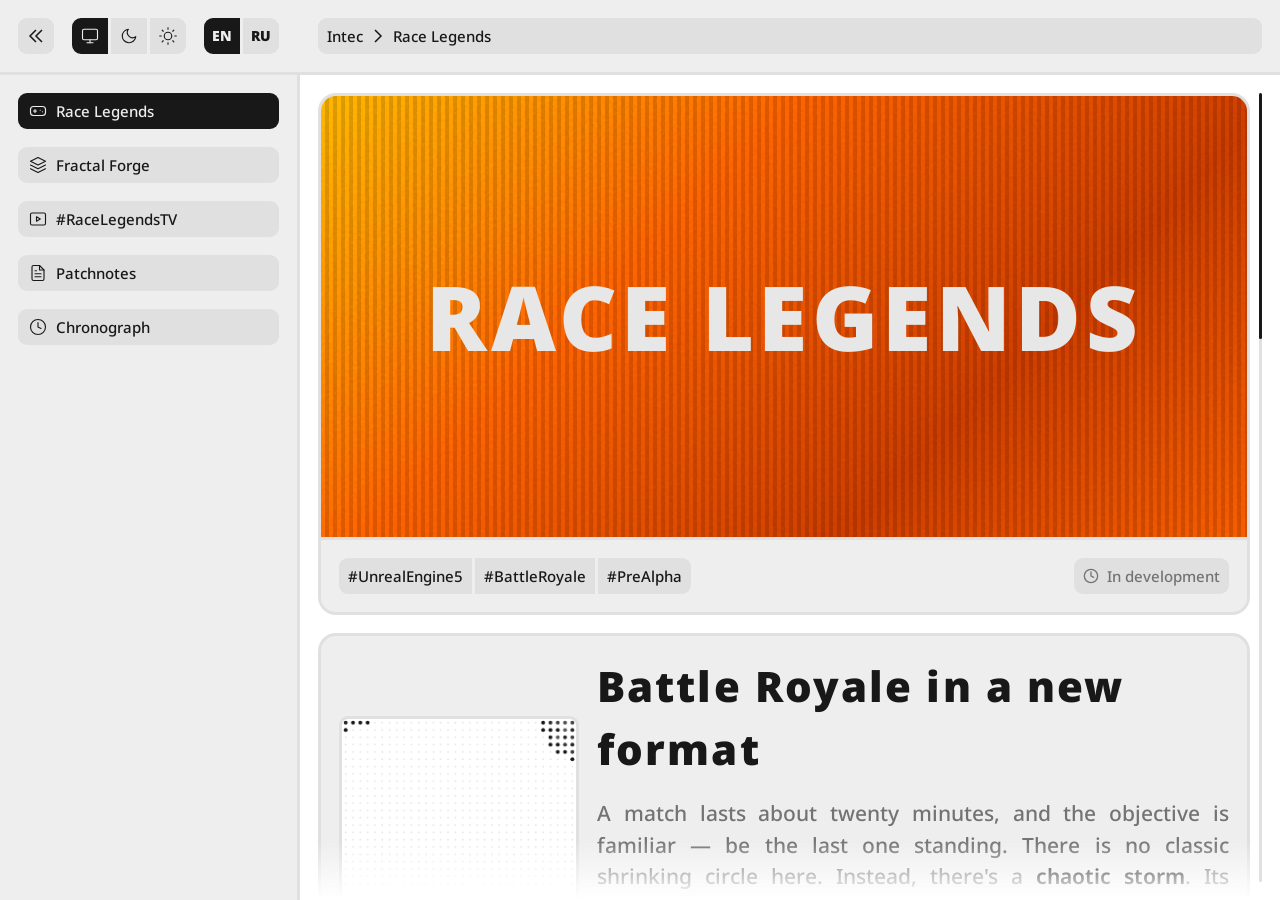
<file: hub.html>
<!DOCTYPE html>
<html lang="en" data-theme="system">
<head>
    <meta charset="UTF-8">
    <meta name="viewport" content="width=device-width, initial-scale=1.0">
    <title>Intec | Hub</title>
    <link rel="preconnect" href="https://fonts.googleapis.com">
    <link rel="preconnect" href="https://fonts.gstatic.com" crossorigin>
    <link href="https://fonts.googleapis.com/css2?family=Noto+Sans:wght@500;900&display=swap" rel="stylesheet">
    <link rel="stylesheet" href="style.css"> <!-- Подключаем наши общие стили -->
    <!-- Этот скрипт блокирует рендер на миллисекунду, чтобы применить правильную тему ДО первой отрисовки, убирая мерцание -->
    <script>
        try {
            const savedTheme = localStorage.getItem('rl-theme') || 'system';
            const isLight = savedTheme === 'system' ? window.matchMedia('(prefers-color-scheme: light)').matches : savedTheme === 'light';
            if (isLight) document.documentElement.setAttribute('data-theme', 'light');
            else document.documentElement.removeAttribute('data-theme');
        } catch(e) {}
    </script>
</head>
<body>
    
    <!-- СКРЫТАЯ ЗАГРУЗКА: Сработает ТОЛЬКО если мы пришли со стартового экрана -->
    <script>
        try {
            if (sessionStorage.getItem('fromIntro') === 'true') {
                document.body.style.opacity = '0';
                document.body.style.animation = 'pageFadeIn 0.8s ease-out forwards';
                sessionStorage.removeItem('fromIntro'); // Сжигаем билет
            }
        } catch(e) {}
    </script>

    <header class="top-bar">
        <a href="/" class="back-btn"><svg viewBox="0 0 18 18"><path d="M 9 3 L 3 9 L 9 15 M 15 3 L 9 9 L 15 15"/></svg></a>
        
        <div class="settings-group">
            <div class="toggle-block theme-group">
                <div class="toggle-btn" data-theme-val="system"><svg viewBox="0 0 24 24"><rect x="2" y="3" width="20" height="14" rx="2" ry="2"/><line x1="8" y1="21" x2="16" y2="21"/><line x1="12" y1="17" x2="12" y2="21"/></svg></div>
                <div class="toggle-btn" data-theme-val="dark"><svg viewBox="0 0 24 24"><path d="M21 12.79A9 9 0 1 1 11.21 3 7 7 0 0 0 21 12.79z"/></svg></div>
                <div class="toggle-btn" data-theme-val="light"><svg viewBox="0 0 24 24"><circle cx="12" cy="12" r="5"/><line x1="12" y1="1" x2="12" y2="3"/><line x1="12" y1="21" x2="12" y2="23"/><line x1="4.22" y1="4.22" x2="5.64" y2="5.64"/><line x1="18.36" y1="18.36" x2="19.78" y2="19.78"/><line x1="1" y1="12" x2="3" y2="12"/><line x1="21" y1="12" x2="23" y2="12"/><line x1="4.22" y1="19.78" x2="5.64" y2="18.36"/><line x1="18.36" y1="5.64" x2="19.78" y2="4.22"/></svg></div>
            </div>
            <div class="toggle-block lang-group">
                <div class="toggle-btn text-btn" data-lang-val="en">EN</div>
                <div class="toggle-btn text-btn" data-lang-val="ru">RU</div>
            </div>
        </div>

        <div class="breadcrumbs">
            <span class="bc-text">Intec</span>
            <svg class="bc-icon" viewBox="0 0 18 18"><path d="M 6 3 L 12 9 L 6 15"/></svg>
            <span class="bc-text" id="bcPageNameEn" data-lang="en">Race Legends</span>
            <span class="bc-text" id="bcPageNameRu" data-lang="ru">Race Legends</span>
        </div>
    </header>

    <div class="content-wrapper">
        <aside class="sidebar">
            <div class="sidebar-nav" id="mainNav">
                <a href="#rl" class="nav-btn" data-target="rl">
                    <svg class="nav-icon" viewBox="0 0 24 24"><rect x="2" y="6" width="20" height="12" rx="4"/><path d="M6 12h4M8 10v4M15 11h.01M18 13h.01"/></svg><span>Race Legends</span>
                </a>
                <a href="#ff" class="nav-btn" data-target="ff">
                    <svg class="nav-icon" viewBox="0 0 24 24"><polygon points="12 2 2 7 12 12 22 7 12 2"/><polyline points="2 12 12 17 22 12"/><polyline points="2 17 12 22 22 17"/></svg><span>Fractal Forge</span>
                </a>
                <a href="#rltv" class="nav-btn" data-target="rltv">
                    <svg class="nav-icon" viewBox="0 0 24 24"><rect x="2" y="4" width="20" height="16" rx="2" ry="2"/><polygon points="10 9 15 12 10 15 10 9"/></svg><span>#RaceLegendsTV</span>
                </a>
                <a href="#patchnotes" class="nav-btn" data-target="patchnotes">
                    <svg class="nav-icon" viewBox="0 0 24 24"><path d="M14 2H6a2 2 0 0 0-2 2v16a2 2 0 0 0 2 2h12a2 2 0 0 0 2-2V8z"/><path d="M14 2v6h6"/><line x1="16" y1="13" x2="8" y2="13"/><line x1="16" y1="17" x2="8" y2="17"/><line x1="10" y1="9" x2="8" y2="9"/></svg>
                    <span data-lang="en">Patchnotes</span><span data-lang="ru">Патчноуты</span>
                </a>
                <a href="chronograph.html" class="nav-btn">
                    <svg class="nav-icon" viewBox="0 0 24 24"><circle cx="12" cy="12" r="10"/><polyline points="12 6 12 12 16 14"/></svg>
                    <span data-lang="en">Chronograph</span><span data-lang="ru">Хронограф</span>
                </a>
            </div>
        </aside>

        <main class="main-area">
            <div class="main-clip" id="mainClip">
                <div class="main-panel" id="mainPanel">
                    
                    <div class="cards-layout" id="dynamicContent"></div>

                </div>
                <div class="main-grad-bottom" id="mainGradBottom"></div>
                <div class="main-grad-top" id="mainGradTop"></div>
            </div>

            <div class="v-slider-container">
                <div class="v-track" id="vTrack"><div class="v-thumb" id="vThumb"></div></div>
            </div>
        </main>
    </div>

    <!-- Подключаем базу данных (тексты) и логику -->
    <script src="content.js"></script>
    <script src="app.js"></script>
</body>
</html>
</file>
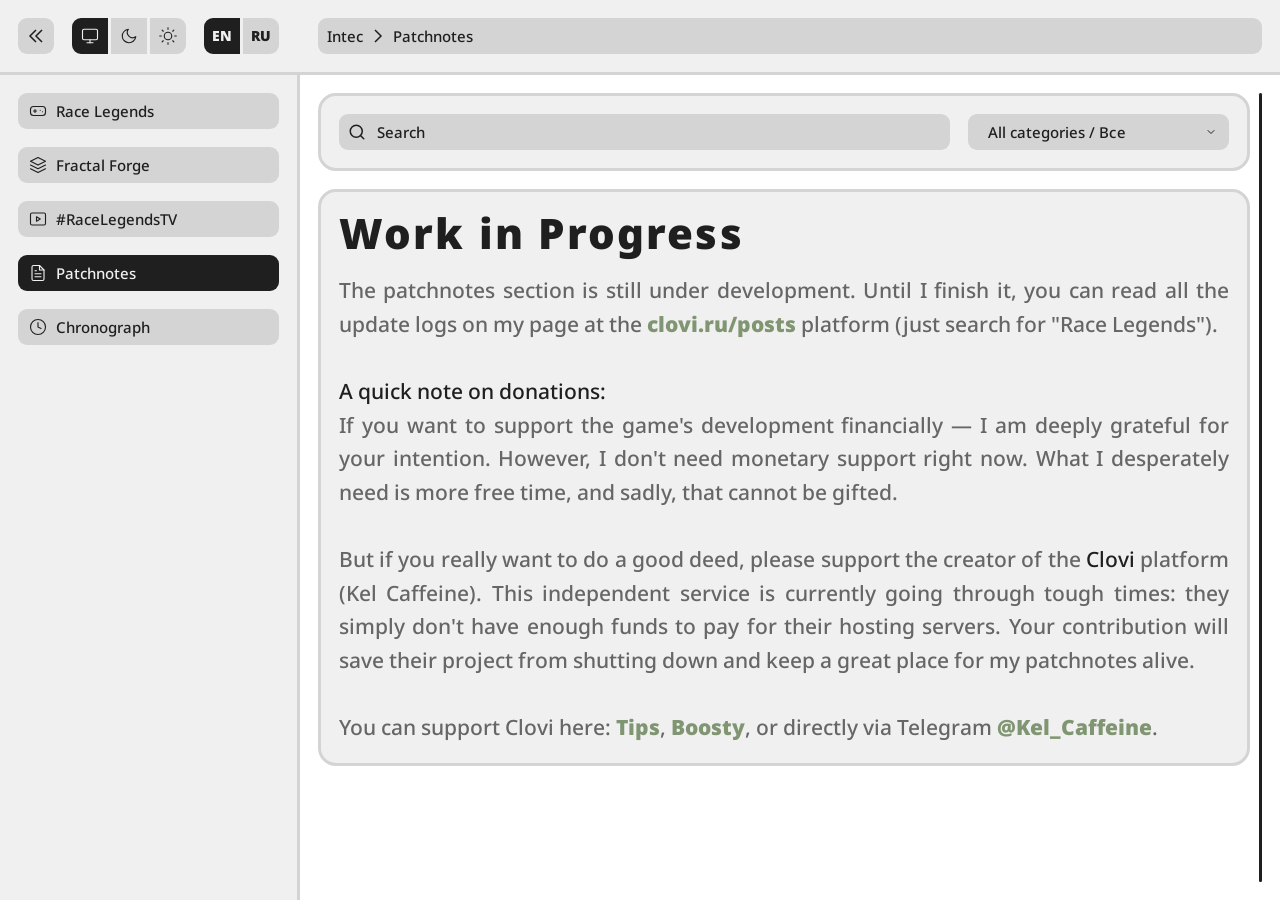
<file: patchnotes.html>
<!DOCTYPE html>
<html lang="en" data-theme="system">
<head>
    <meta charset="UTF-8">
    <meta name="viewport" content="width=device-width, initial-scale=1.0">
    <title>Intec | Patchnotes</title>
    <link rel="preconnect" href="https://fonts.googleapis.com">
    <link rel="preconnect" href="https://fonts.gstatic.com" crossorigin>
    <link href="https://fonts.googleapis.com/css2?family=Noto+Sans:wght@500;900&display=swap" rel="stylesheet">
    <style>
        /* ============================================================
           ПЕРЕМЕННЫЕ ЦВЕТОВЫХ ТЕМ (ИНВЕРСИЯ)
        ============================================================ */
        :root {
            --c-bg: #000000;
            --c-bg-rgb: 0, 0, 0;
            --c-panel: #111111;
            --c-border: #1F1F1F;
            --c-text: #E7E7E7;
            --c-sub: #8C8C8C;
            --c-canvas: 231, 231, 231;
        }

        html[data-theme="light"] {
            --c-bg: #FFFFFF;
            --c-bg-rgb: 255, 255, 255;
            --c-panel: #F0F0F0;
            --c-border: #D4D4D4;
            --c-text: #1F1F1F;
            --c-sub: #666666;
            --c-canvas: 31, 31, 31;
        }

        /* МЕДЛЕННАЯ АНИМАЦИЯ */
        body, .top-bar, .sidebar, .main-area, .pn-card, .search-block, .v-track {
            transition: background-color 0.3s ease, border-color 0.3s ease, color 0.3s ease;
        }
        
        /* БЫСТРАЯ АНИМАЦИЯ */
        .nav-btn, .back-btn, .toggle-btn, .pn-input, .pn-select, 
        .pn-card-title, .pn-card-desc, .tag, .pn-input-wrap, .pn-select-wrap::after {
            transition: background-color 0.1s ease, border-color 0.1s ease, color 0.1s ease;
        }
        svg { transition: stroke 0.1s ease, fill 0.1s ease; }

        /* ============================================================
           СИСТЕМА ЛОКАЛИЗАЦИИ
        ============================================================ */
        html[lang="en"] [data-lang="ru"] { display: none !important; }
        html[lang="ru"] [data-lang="en"] { display: none !important; }

        /* ============================================================
           СБРОС СТИЛЕЙ И БАЗА
        ============================================================ */
        * { box-sizing: border-box; margin: 0; padding: 0; }
        
        body, html {
            width: 100vw; height: 100vh; height: 100dvh; 
            background: var(--c-bg); font-family: 'Noto Sans', sans-serif;
            overflow: hidden; user-select: none;
            display: flex; flex-direction: column; touch-action: none; 
        }

        /* ============================================================
           ВЕРХНЯЯ ПАНЕЛЬ И КНОПКИ
        ============================================================ */
        .top-bar { height: 75px; background: var(--c-panel); border-bottom: 3px solid var(--c-border); display: flex; align-items: center; padding: 18px; width: 100%; flex-shrink: 0; z-index: 10; }
        .back-btn { width: 36px; height: 36px; background: var(--c-border); border-radius: 9px; margin-right: 18px; display: flex; justify-content: center; align-items: center; cursor: pointer; border: 2px solid transparent; flex-shrink: 0; }
        .back-btn svg { width: 18px; height: 18px; stroke: var(--c-text); fill: none; stroke-width: 1.5px; stroke-linecap: butt; stroke-linejoin: miter; }
        
        @media (hover: hover) { .back-btn:hover { border-color: var(--c-text); } }
        .back-btn:active { background: var(--c-text); } .back-btn:active svg { stroke: var(--c-panel); }
        
        .settings-group { display: flex; align-items: center; gap: 18px; margin-right: 39px; flex-shrink: 0; }
        .toggle-block { display: flex; gap: 3px; }
        .toggle-btn { width: 36px; height: 36px; background: var(--c-border); border: 2px solid transparent; display: flex; justify-content: center; align-items: center; cursor: pointer; color: var(--c-text); }
        .toggle-btn svg { width: 18px; height: 18px; stroke: currentColor; fill: none; stroke-width: 1.5px; stroke-linecap: round; stroke-linejoin: round; }
        .toggle-btn.text-btn { font-size: 14px; font-weight: 900; line-height: 1; }
        .toggle-block > *:first-child { border-top-left-radius: 9px; border-bottom-left-radius: 9px; }
        .toggle-block > *:last-child { border-top-right-radius: 9px; border-bottom-right-radius: 9px; }
        
        @media (hover: hover) { .toggle-btn:hover { border-color: var(--c-text); } }
        .toggle-btn.active, .toggle-btn:active { background: var(--c-text); color: var(--c-panel); border-color: var(--c-text); }
        .toggle-btn:active svg, .toggle-btn.active svg { stroke: var(--c-panel); }

        .breadcrumbs { flex-grow: 1; height: 36px; background: var(--c-border); border-radius: 9px; display: flex; align-items: center; padding: 0 9px; min-width: 0; }
        .bc-text { color: var(--c-text); font-size: 15px; font-weight: 500; display: block; white-space: nowrap; overflow: hidden; text-overflow: ellipsis; line-height: normal; padding: 3px 0; }
        .bc-icon { width: 18px; height: 18px; margin: 0 6px; stroke: var(--c-text); fill: none; stroke-width: 1.5px; flex-shrink: 0; }

        /* ============================================================
           БОКОВАЯ ПАНЕЛЬ И КОНТЕНТ
        ============================================================ */
        .content-wrapper { display: flex; flex-grow: 1; width: 100%; overflow: hidden; }
        .sidebar { width: 300px; height: 100%; background: var(--c-panel); border-right: 3px solid var(--c-border); flex-shrink: 0; z-index: 5; }
        .sidebar-nav { display: flex; flex-direction: column; gap: 18px; padding: 18px; }
        .nav-btn { width: 100%; height: 36px; background: var(--c-border); border-radius: 9px; display: flex; align-items: center; padding: 0 9px; cursor: pointer; border: 2px solid transparent; color: var(--c-text); text-decoration: none; }
        .nav-btn .nav-icon { width: 18px; height: 18px; margin-right: 9px; stroke: currentColor; fill: none; stroke-width: 1.5px; stroke-linecap: round; stroke-linejoin: round; flex-shrink: 0; }
        .nav-btn span { font-size: 15px; font-weight: 500; white-space: nowrap; line-height: normal; padding: 3px 0; }
        
        @media (hover: hover) { .nav-btn:hover { border-color: var(--c-text); } }
        .nav-btn:active, .nav-btn.active { background: var(--c-text); color: var(--c-panel); }
        
        .main-area { flex-grow: 1; background: var(--c-bg); position: relative; overflow: hidden; touch-action: none; }

        /* ============================================================
           СИСТЕМА СКРОЛЛИНГА
        ============================================================ */
        .main-clip { position: absolute; inset: 0; overflow: hidden; z-index: 2; touch-action: none; }
        .main-panel { position: relative; width: 100%; min-height: 100%; display: flex; flex-direction: column; align-items: flex-start; will-change: transform; }
        .main-grad-bottom, .main-grad-top { position: absolute; left: 0; right: 0; height: 60px; pointer-events: none; opacity: 0; transition: opacity 0.25s; z-index: 10; }
        .main-grad-bottom { bottom: 0; background: linear-gradient(to bottom, rgba(var(--c-bg-rgb),0) 0%, rgba(var(--c-bg-rgb),1) 100%); }
        .main-grad-top { top: 0; background: linear-gradient(to bottom, rgba(var(--c-bg-rgb),1) 0%, rgba(var(--c-bg-rgb),0) 100%); }
        
        .v-slider-container { position: absolute; right: 18px; top: 18px; bottom: 18px; width: 3px; z-index: 25; display: flex; justify-content: center; }
        .v-track { width: 3px; height: 100%; background: var(--c-border); position: relative; border-radius: 1.5px; }
        .v-thumb { width: 3px; top: 0; left: 0; background: var(--c-text); position: absolute; cursor: grab; touch-action: none; border-radius: 1.5px; }
        .v-thumb:active { cursor: grabbing; }
        .v-thumb::after { content: ''; position: absolute; top: -10px; bottom: -10px; left: -20px; right: -20px; }

        /* ============================================================
           ИНТЕРФЕЙС ПАТЧНОУТОВ
        ============================================================ */
        .cards-layout { width: 100%; padding: 18px 30px 18px 18px; display: flex; flex-direction: column; gap: 18px; }
        .list-view { display: flex; flex-direction: column; gap: 18px; width: 100%; }

        .search-block { width: 100%; height: 78px; background: var(--c-panel); border: 3px solid var(--c-border); border-radius: 18px; padding: 0 18px; display: flex; align-items: center; gap: 18px; flex-shrink: 0; }
        
        .pn-input-wrap { flex-grow: 1; height: 36px; position: relative; display: flex; align-items: center; color: var(--c-text); }
        
        /* Поле ввода поиска использует focus-within (так как это поле для текста) */
        .pn-input-wrap:focus-within, .pn-input-wrap.active-state { color: var(--c-panel); }
        
        .search-icon { position: absolute; left: 9px; width: 18px; height: 18px; stroke: currentColor; fill: none; stroke-width: 2px; stroke-linecap: round; stroke-linejoin: round; pointer-events: none; transition: stroke 0.1s ease; }
        
        .pn-input { width: 100%; height: 100%; display: block; margin: 0; background: var(--c-border); border: 2px solid transparent; border-radius: 9px; padding: 0 18px 0 36px; color: var(--c-text); font-size: 15px; font-weight: 500; font-family: 'Noto Sans', sans-serif; white-space: nowrap; line-height: normal; outline: none; transition: background-color 0.1s ease, border-color 0.1s ease, color 0.1s ease; }
        .pn-input::placeholder { color: var(--c-text); opacity: 1; transition: opacity 0.1s ease; }
        
        @media (hover: hover) { .pn-input:hover { border-color: var(--c-text); } }
        .pn-input-wrap:focus-within .pn-input, .pn-input-wrap.active-state .pn-input { background: var(--c-text); color: var(--c-panel); border-color: var(--c-text); }
        
        /* ИЗМЕНЕНИЯ: opacity: 0 скрывает плейсхолдер при фокусе или наличии текста */
        .pn-input-wrap:focus-within .pn-input::placeholder, .pn-input-wrap.active-state .pn-input::placeholder { opacity: 0; }

        .pn-select-wrap { width: 261px; height: 36px; position: relative; flex-shrink: 0; }
        .pn-select { width: 100%; height: 100%; display: block; margin: 0; background: var(--c-border); border: 2px solid transparent; border-radius: 9px; padding: 0 36px 0 18px; color: var(--c-text); font-size: 15px; font-weight: 500; font-family: 'Noto Sans', sans-serif; white-space: nowrap; line-height: normal; appearance: none; outline: none; cursor: pointer; transition: background-color 0.1s ease, border-color 0.1s ease, color 0.1s ease; }
        
        .pn-select-wrap::after { 
            content: ''; position: absolute; right: 12px; top: 50%; transform: translateY(-50%); width: 12px; height: 12px; pointer-events: none;
            background-color: var(--c-text);
            -webkit-mask: url('data:image/svg+xml;utf8,<svg viewBox="0 0 24 24" fill="none" stroke="black" stroke-width="2" stroke-linecap="round" stroke-linejoin="round" xmlns="http://www.w3.org/2000/svg"><polyline points="6 9 12 15 18 9"></polyline></svg>') center/contain no-repeat;
            mask: url('data:image/svg+xml;utf8,<svg viewBox="0 0 24 24" fill="none" stroke="black" stroke-width="2" stroke-linecap="round" stroke-linejoin="round" xmlns="http://www.w3.org/2000/svg"><polyline points="6 9 12 15 18 9"></polyline></svg>') center/contain no-repeat;
        }
        
        @media (hover: hover) { .pn-select:hover { border-color: var(--c-text); } }
        
        .pn-select-wrap:active .pn-select,
        .pn-select-wrap.active-state .pn-select { background: var(--c-text); color: var(--c-panel); border-color: var(--c-text); }
        
        .pn-select-wrap:active::after,
        .pn-select-wrap.active-state::after { background-color: var(--c-panel); }

        .pn-card { width: 100%; background: var(--c-panel); border: 3px solid var(--c-border); border-radius: 18px; padding: 18px; display: flex; flex-direction: column; gap: 18px; }

        .pn-card-title { color: var(--c-text); font-size: 42px; font-weight: 900; letter-spacing: 0.05em; line-height: 1.1; }
        .pn-card-desc { color: var(--c-sub); font-size: 21px; font-weight: 500; line-height: 1.6; text-align: justify; }
        .pn-card-desc .highlight { color: var(--c-text); } 
        
        .pn-card-desc a { color: #809571; text-decoration: none; font-weight: 900; transition: color 0.1s ease, filter 0.1s ease; position: relative; z-index: 5; pointer-events: auto; }
        .pn-card-desc a:hover { text-decoration: underline; filter: brightness(1.2); }

        /* ============================================================
           АДАПТИВ ДЛЯ МОБИЛЬНЫХ УСТРОЙСТВ
        ============================================================ */
        @media (max-width: 900px) {
            .top-bar { height: 37.5px; padding: 9px; border-bottom-width: 1.5px; } .back-btn { width: 18px; height: 18px; border-radius: 4.5px; margin-right: 9px; border-width: 1px; }
            .back-btn svg { width: 9px; height: 9px; stroke-width: 1px; } .settings-group { gap: 9px; margin-right: 19.5px; } .toggle-block { gap: 1.5px; }
            .toggle-btn { width: 18px; height: 18px; border-width: 1px; } .toggle-btn svg { width: 9px; height: 9px; stroke-width: 1px; } .toggle-btn.text-btn { font-size: 7px; }
            .toggle-block > *:first-child { border-top-left-radius: 4.5px; border-bottom-left-radius: 4.5px; } .toggle-block > *:last-child { border-top-right-radius: 4.5px; border-bottom-right-radius: 4.5px; }
            .breadcrumbs { height: 18px; border-radius: 4.5px; padding: 0 4.5px; } .bc-text { font-size: 7.5px; padding: 1px 0; } .bc-icon { width: 9px; height: 9px; margin: 0 3px; stroke-width: 1px; }
            .sidebar { width: 150px; border-right-width: 1.5px; } .sidebar-nav { gap: 9px; padding: 9px; } .nav-btn { height: 18px; border-radius: 4.5px; padding: 0 4.5px; border-width: 1px; }
            .nav-btn .nav-icon { width: 9px; height: 9px; margin-right: 4.5px; stroke-width: 1px; } .nav-btn span { font-size: 7.5px; padding: 1px 0; }
            
            .main-grad-bottom, .main-grad-top { height: 30px; }
            .v-slider-container { right: 4px; top: 9px; bottom: 9px; width: 3px; }
            .v-track { width: 1.5px; } .v-thumb { width: 1.5px; }
            
            .cards-layout { padding: 9px 15px 9px 9px; gap: 9px; }
            .list-view { gap: 9px; }
            
            .search-block { border-width: 1.5px; border-radius: 9px; padding: 0 9px; height: 39px; gap: 9px; }
            .pn-input-wrap { height: 18px; }
            .pn-select-wrap { height: 18px; width: 130px; }
            
            .search-icon { left: 4.5px; width: 9px; height: 9px; stroke-width: 1px; }
            .pn-input { border-width: 1px; border-radius: 4.5px; padding: 0 9px 0 18px; font-size: 7.5px; } 
            
            .pn-select { border-width: 1px; border-radius: 4.5px; padding: 0 18px 0 9px; font-size: 7.5px; } 
            .pn-select-wrap::after { right: 6px; width: 6px; height: 6px; }

            .pn-card { border-width: 1.5px; border-radius: 9px; padding: 9px; gap: 9px; } 
            .pn-card-title { font-size: 16px; margin-bottom: 0; line-height: 1.2; } 
            .pn-card-desc { font-size: 9px; } 
        }

        /* ТОЛЬКО ВЕРТИКАЛЬНАЯ ОРИЕНТАЦИЯ НА МОБИЛЬНЫХ */
        @media (max-width: 900px) and (orientation: portrait) {
            .back-btn { margin-right: 19.5px; } .settings-group { gap: 9px; margin-right: 9px; } .sidebar { width: auto; }
            .sidebar .nav-btn { width: 18px; padding: 0; justify-content: center; } .sidebar .nav-btn .nav-icon { margin-right: 0; } .sidebar .nav-btn span { display: none; }
            
            .search-block { height: auto; flex-direction: column; padding: 9px; }
            .pn-input-wrap, .pn-select-wrap { width: 100%; }
        }
    </style>
</head>
<body>
    <header class="top-bar">
        <div class="back-btn"><svg viewBox="0 0 18 18"><path d="M 9 3 L 3 9 L 9 15 M 15 3 L 9 9 L 15 15"/></svg></div>
        <div class="settings-group">
            <div class="toggle-block theme-group">
                <div class="toggle-btn" data-theme-val="system"><svg viewBox="0 0 24 24"><rect x="2" y="3" width="20" height="14" rx="2" ry="2"/><line x1="8" y1="21" x2="16" y2="21"/><line x1="12" y1="17" x2="12" y2="21"/></svg></div>
                <div class="toggle-btn" data-theme-val="dark"><svg viewBox="0 0 24 24"><path d="M21 12.79A9 9 0 1 1 11.21 3 7 7 0 0 0 21 12.79z"/></svg></div>
                <div class="toggle-btn" data-theme-val="light"><svg viewBox="0 0 24 24"><circle cx="12" cy="12" r="5"/><line x1="12" y1="1" x2="12" y2="3"/><line x1="12" y1="21" x2="12" y2="23"/><line x1="4.22" y1="4.22" x2="5.64" y2="5.64"/><line x1="18.36" y1="18.36" x2="19.78" y2="19.78"/><line x1="1" y1="12" x2="3" y2="12"/><line x1="21" y1="12" x2="23" y2="12"/><line x1="4.22" y1="19.78" x2="5.64" y2="18.36"/><line x1="18.36" y1="5.64" x2="19.78" y2="4.22"/></svg></div>
            </div>
            <div class="toggle-block lang-group">
                <div class="toggle-btn text-btn" data-lang-val="en">EN</div>
                <div class="toggle-btn text-btn" data-lang-val="ru">RU</div>
            </div>
        </div>
        <div class="breadcrumbs">
            <span class="bc-text">Intec</span>
            <svg class="bc-icon" viewBox="0 0 18 18"><path d="M 6 3 L 12 9 L 6 15"/></svg>
            <span class="bc-text" data-lang="en">Patchnotes</span>
            <span class="bc-text" data-lang="ru">Патчноуты</span>
        </div>
    </header>

    <div class="content-wrapper">
        <aside class="sidebar">
            <div class="sidebar-nav">
                <div class="nav-btn"><svg class="nav-icon" viewBox="0 0 24 24"><rect x="2" y="6" width="20" height="12" rx="4"/><path d="M6 12h4M8 10v4M15 11h.01M18 13h.01"/></svg><span>Race Legends</span></div>
                <div class="nav-btn"><svg class="nav-icon" viewBox="0 0 24 24"><polygon points="12 2 2 7 12 12 22 7 12 2"/><polyline points="2 12 12 17 22 12"/><polyline points="2 17 12 22 22 17"/></svg><span>Fractal Forge</span></div>
                <div class="nav-btn"><svg class="nav-icon" viewBox="0 0 24 24"><rect x="2" y="4" width="20" height="16" rx="2" ry="2"/><polygon points="10 9 15 12 10 15 10 9"/></svg><span>#RaceLegendsTV</span></div>
                <div class="nav-btn active"><svg class="nav-icon" viewBox="0 0 24 24"><path d="M14 2H6a2 2 0 0 0-2 2v16a2 2 0 0 0 2 2h12a2 2 0 0 0 2-2V8z"/><path d="M14 2v6h6"/><line x1="16" y1="13" x2="8" y2="13"/><line x1="16" y1="17" x2="8" y2="17"/><line x1="10" y1="9" x2="8" y2="9"/></svg><span data-lang="en">Patchnotes</span><span data-lang="ru">Патчноуты</span></div>
                <div class="nav-btn"><svg class="nav-icon" viewBox="0 0 24 24"><circle cx="12" cy="12" r="10"/><polyline points="12 6 12 12 16 14"/></svg><span data-lang="en">Chronograph</span><span data-lang="ru">Хронограф</span></div>
            </div>
        </aside>

        <main class="main-area">
            <div class="main-clip" id="mainClip">
                <div class="main-panel" id="mainPanel">
                    <div class="cards-layout">
                        
                        <div id="listView" class="list-view">
                            <div class="search-block">
                                <form class="pn-input-wrap" id="searchForm" action="javascript:void(0);">
                                    <svg class="search-icon" viewBox="0 0 24 24"><circle cx="11" cy="11" r="8"></circle><line x1="21" y1="21" x2="16.65" y2="16.65"></line></svg>
                                    <input type="text" id="searchInput" class="pn-input" placeholder="Search" enterkeyhint="search">
                                </form>
                                <div class="pn-select-wrap">
                                    <select id="filterSelect" class="pn-select">
                                        <option value="all">All categories / Все</option>
                                        <option value="rl">Race Legends</option>
                                        <option value="ff">Fractal Forge</option>
                                        <option value="dev">Devlog / Дневники</option>
                                        <option value="chrono">Chronograph / Хронограф</option>
                                    </select>
                                </div>
                            </div>
                            
                            <div id="patchnotesContainer" style="display: flex; flex-direction: column; gap: inherit;"></div>
                        </div>

                    </div>
                </div>
                <div class="main-grad-bottom" id="mainGradBottom"></div>
                <div class="main-grad-top" id="mainGradTop"></div>
            </div>
            <div class="v-slider-container">
                <div class="v-track" id="vTrack"><div class="v-thumb" id="vThumb"></div></div>
            </div>
        </main>
    </div>

    <script>
        // ============================================================
        //  СИСТЕМА ЗВУКОВ: ПРИРОДНЫЙ LO-FI (БЕЗ ПИСКОВ И ОБРЫВОВ)
        // ============================================================
        let sharedAudioCtx = null;
        let audioUnlocked = false;
        let inputWasFocused = false; 

        function playTone(type, startFreq, endFreq, maxVol, duration, attackTime = 0.003) {
            try {
                if (!sharedAudioCtx) {
                    sharedAudioCtx = new (window.AudioContext || window.webkitAudioContext)();
                }

                if (sharedAudioCtx.state === 'suspended') {
                    sharedAudioCtx.resume().catch(() => { });
                    if (sharedAudioCtx.state === 'suspended') return;
                }

                const osc = sharedAudioCtx.createOscillator();
                const gainNode = sharedAudioCtx.createGain();

                osc.type = type;

                const now = sharedAudioCtx.currentTime;

                osc.frequency.setValueAtTime(startFreq, now);
                osc.frequency.exponentialRampToValueAtTime(endFreq, now + duration);

                gainNode.gain.setValueAtTime(0, now); 
                gainNode.gain.linearRampToValueAtTime(maxVol, now + attackTime);
                gainNode.gain.exponentialRampToValueAtTime(0.0001, now + duration);
                gainNode.gain.linearRampToValueAtTime(0, now + duration + 0.01);

                osc.connect(gainNode);
                gainNode.connect(sharedAudioCtx.destination);

                osc.start(now);
                osc.stop(now + duration + 0.02);
            } catch (e) { }
        }

        let lastHoverTime = 0;

        function playUIHover(e) {
            if (e && e.pointerType !== 'mouse') return;

            const tgt = e.currentTarget;
            if (tgt) {
                // Если это кнопка меню или переключатель темы и она уже активна
                if (tgt.classList.contains('active')) return;
                
                // Если это поиск или фильтр
                if (tgt.classList.contains('pn-input') || tgt.classList.contains('pn-select')) {
                    // Если есть класс active-state у обертки (т.е. объект уже белый), звук выделения не играем
                    if (tgt.closest('.active-state')) return;
                    
                    // Если элемент просто в фокусе
                    if (tgt === document.activeElement) return;
                }
            }

            const now = Date.now();
            if (now - lastHoverTime < 40) return;
            lastHoverTime = now;

            playTone('sine', 180, 250, 0.35, 0.04, 0.005);
        }

        function playUIClick(e) {
            const tgt = e.currentTarget;
            if (tgt) {
                if (tgt.classList.contains('active')) return;
                if ((tgt.classList.contains('pn-input') || tgt.classList.contains('pn-select')) && inputWasFocused) return;
            }

            playTone('sine', 190, 150, 0.6, 0.05, 0.0025);
        }

        document.addEventListener('DOMContentLoaded', () => {
            const inputs = document.querySelectorAll('.pn-input, .pn-select');
            inputs.forEach(el => {
                el.addEventListener('pointerdown', () => {
                    inputWasFocused = document.activeElement === el;
                });
            });

            const clickableElements = document.querySelectorAll('.back-btn, .toggle-btn, .nav-btn, .pn-select, .pn-input');
            clickableElements.forEach(btn => {
                btn.addEventListener('pointerenter', playUIHover);
                btn.addEventListener('click', playUIClick, true);
            });

            const unlockAudio = () => {
                if (audioUnlocked) return;
                if (!sharedAudioCtx) sharedAudioCtx = new (window.AudioContext || window.webkitAudioContext)();
                
                if (sharedAudioCtx.state === 'suspended') {
                    sharedAudioCtx.resume().then(() => { audioUnlocked = true; }).catch(() => { });
                } else {
                    audioUnlocked = true;
                }

                if (audioUnlocked) {
                    ['click', 'pointerdown', 'touchstart', 'keydown'].forEach(evt => {
                        document.removeEventListener(evt, unlockAudio);
                    });
                }
            };

            ['click', 'pointerdown', 'touchstart', 'keydown'].forEach(evt => {
                document.addEventListener(evt, unlockAudio, { passive: true });
            });
        });

        const rootTheme = document.documentElement;
        let currentLang = 'en';

        const listContainer = document.getElementById('patchnotesContainer');
        const searchInput = document.getElementById('searchInput');
        const searchForm = document.getElementById('searchForm');
        const filterSelect = document.getElementById('filterSelect');
        const mainClip = document.getElementById('mainClip');
        const mainPanel = document.getElementById('mainPanel');
        const vTrack = document.getElementById('vTrack');
        const vThumb = document.getElementById('vThumb');
        const mainGradBottom = document.getElementById('mainGradBottom');
        const mainGradTop = document.getElementById('mainGradTop');

        let panelOffset = 0;

        // ============================================================
        //  ЛОГИКА СКРОЛЛА
        // ============================================================
        function getPanelMaxOffset() { return Math.max(0, mainPanel.scrollHeight - mainClip.clientHeight); }

        function setPanelOffset(o) {
            const max = getPanelMaxOffset(); 
            panelOffset = Math.max(0, Math.min(o, max));
            mainPanel.style.transform = `translateY(-${panelOffset}px)`;
            mainGradBottom.style.opacity = (panelOffset < max) && (max > 0) ? '1' : '0';
            mainGradTop.style.opacity = panelOffset > 0 ? '1' : '0'; 
            
            if (max <= 0) { 
                vThumb.style.height = '100%'; 
                vThumb.style.top = '0px'; 
            } else {
                const th = Math.max((mainClip.clientHeight / mainPanel.scrollHeight) * vTrack.clientHeight, 40);
                vThumb.style.height = `${th}px`;
                vThumb.style.top = `${(panelOffset / max) * (vTrack.clientHeight - th)}px`;
            }
        }

        const resizeObserver = new ResizeObserver(() => {
            const max = getPanelMaxOffset();
            if (panelOffset > max) panelOffset = max;
            setPanelOffset(panelOffset); 
        });
        resizeObserver.observe(mainPanel);

        mainClip.addEventListener('wheel', e => { e.preventDefault(); setPanelOffset(panelOffset + e.deltaY); }, { passive: false });
        window.addEventListener('resize', () => setPanelOffset(panelOffset));

        window.addEventListener('keydown', e => {
            if (['INPUT', 'TEXTAREA', 'BUTTON', 'SELECT'].includes(document.activeElement.tagName)) return;
            const step = 60; const pageStep = mainClip.clientHeight * 0.8;
            let newOffset = panelOffset; let handled = false;
            switch(e.key) {
                case 'ArrowUp': newOffset -= step; handled = true; break;
                case 'ArrowDown': newOffset += step; handled = true; break;
                case 'PageUp': newOffset -= pageStep; handled = true; break;
                case 'PageDown': newOffset += pageStep; handled = true; break;
                case ' ': newOffset += e.shiftKey ? -pageStep : pageStep; handled = true; break;
                case 'Home': newOffset = 0; handled = true; break;
                case 'End': newOffset = getPanelMaxOffset(); handled = true; break;
            }
            if (handled) { e.preventDefault(); setPanelOffset(newOffset); }
        });

        let activeDrag = false, startY, startPanelOffset;
        vThumb.addEventListener('pointerdown', e => { 
            activeDrag = true; startY = e.pageY; startPanelOffset = panelOffset; 
            vThumb.setPointerCapture(e.pointerId); e.stopPropagation(); 
        });
        vThumb.addEventListener('pointermove', e => {
            if (activeDrag) { 
                e.preventDefault(); 
                const trackSpace = vTrack.clientHeight - vThumb.offsetHeight;
                if (trackSpace > 0) setPanelOffset(startPanelOffset + ((e.pageY - startY) / trackSpace) * getPanelMaxOffset());
            }
        });
        vThumb.addEventListener('pointerup', e => { activeDrag = false; try { vThumb.releasePointerCapture(e.pointerId); } catch(err) {} });
        vThumb.addEventListener('pointercancel', e => { activeDrag = false; try { vThumb.releasePointerCapture(e.pointerId); } catch(err) {} });

        let touchStartY = 0, touchStartOffset = 0, touchVelocity = 0, lastTouchY = 0, lastTouchTime = 0, inertiaFrame;

        mainClip.addEventListener('touchstart', (e) => {
            if (e.touches.length > 1) return; cancelAnimationFrame(inertiaFrame);
            touchStartY = e.touches[0].clientY; lastTouchY = touchStartY;
            lastTouchTime = Date.now(); touchStartOffset = panelOffset;
        }, { passive: false }); 

        mainClip.addEventListener('touchmove', (e) => {
            if (e.touches.length > 1) return; e.preventDefault(); 
            const touchY = e.touches[0].clientY; const now = Date.now();
            touchVelocity = (touchY - lastTouchY) / (now - lastTouchTime || 1);
            lastTouchY = touchY; lastTouchTime = now;
            setPanelOffset(touchStartOffset + (touchStartY - touchY));
        }, { passive: false });

        mainClip.addEventListener('touchend', () => {
            let v = touchVelocity * 15; 
            const step = () => {
                if (Math.abs(v) < 0.5) return; 
                let prevOffset = panelOffset; setPanelOffset(panelOffset - v);
                if (panelOffset === prevOffset) { v = 0; return; }
                v *= 0.92; inertiaFrame = requestAnimationFrame(step);
            };
            step();
        });

        // ============================================================
        //  ФУНКЦИИ РЕНДЕРА И КОНТРОЛЬ ФОКУСА ПОИСКА/ФИЛЬТРОВ
        // ============================================================
        function updateInputStates() {
            if (searchInput.value.trim().length > 0) searchForm.classList.add('active-state');
            else searchForm.classList.remove('active-state');

            const selectWrap = document.querySelector('.pn-select-wrap');
            if (filterSelect.value !== 'all') selectWrap.classList.add('active-state');
            else selectWrap.classList.remove('active-state');
        }

        let enterPressedTime = 0;

        filterSelect.addEventListener('focus', () => {
            // Предотвращаем случайный фокус после нажатия Enter в поле поиска
            if (Date.now() - enterPressedTime < 200) {
                filterSelect.blur();
            }
        });

        // Защита от скрытого залипания системного фокуса на элементе
        document.addEventListener('pointerup', (e) => {
            if (document.activeElement === filterSelect && !e.target.closest('.pn-select-wrap')) {
                filterSelect.blur();
            }
        });

        filterSelect.addEventListener('change', () => { 
            filterSelect.blur(); // Сбрасываем системный фокус при выборе
            updateInputStates(); 
            renderList(); 
        });

        searchInput.addEventListener('input', () => { updateInputStates(); renderList(); });
        
        searchInput.addEventListener('keydown', (e) => { 
            if (e.key === 'Enter') {
                e.preventDefault(); 
                enterPressedTime = Date.now();
                searchInput.blur(); 
            }
        });

        searchForm.addEventListener('submit', (e) => { 
            e.preventDefault(); 
            enterPressedTime = Date.now();
            searchInput.blur(); 
        });

        function renderList() {
            listContainer.innerHTML = '';
            
            const card = document.createElement('div');
            card.className = 'pn-card';
            card.style.cursor = 'default';

            card.innerHTML = `
                <div class="pn-card-title" data-lang="en">Work in Progress</div>
                <div class="pn-card-title" data-lang="ru">В разработке</div>
                <div class="pn-card-desc">
                    <!-- EN VERSION -->
                    <div data-lang="en">
                        The patchnotes section is still under development. Until I finish it, you can read all the update logs on my page at the <a href='https://clovi.ru/posts' target='_blank'>clovi.ru/posts</a> platform (just search for "Race Legends").<br><br>
                        <span class="highlight">A quick note on donations:</span><br>
                        If you want to support the game's development financially — I am deeply grateful for your intention. However, I don't need monetary support right now. What I desperately need is more free time, and sadly, that cannot be gifted.<br><br>
                        But if you really want to do a good deed, please support the creator of the <span class="highlight">Clovi</span> platform (Kel Caffeine). This independent service is currently going through tough times: they simply don't have enough funds to pay for their hosting servers. Your contribution will save their project from shutting down and keep a great place for my patchnotes alive.<br><br>
                        You can support Clovi here: <a href='https://dalink.to/kel_cu' target='_blank'>Tips</a>, <a href='https://boosty.to/simply_kel' target='_blank'>Boosty</a>, or directly via Telegram <a href='https://t.me/Kel_Caffeine' target='_blank'>@Kel_Caffeine</a>.
                    </div>
                    
                    <!-- RU VERSION -->
                    <div data-lang="ru">
                        Раздел патчноутов всё ещё находится в разработке. Пока я не закончу, вы можете читать все списки изменений в моем профиле на платформе <a href='https://clovi.ru/posts' target='_blank'>clovi.ru/posts</a> (просто введите в поиске «Race Legends»).<br><br>
                        <span class="highlight">Пару слов о поддержке:</span><br>
                        Если вы хотите поддержать разработку игры финансово — я безмерно вам благодарен. Однако на данный момент в финансовой поддержке нет необходимости. Сейчас мне катастрофически не хватает свободного времени, а его, увы, не подаришь.<br><br>
                        Но если вам очень хочется сделать доброе дело, пожалуйста, поддержите создателя платформы <span class="highlight">Clovi</span> (Кел Кофеин). Сейчас этот независимый сервис переживает тяжелые времена: ребятам банально не хватает средств на оплату серверов хостинга. Ваша помощь спасет их проект от закрытия, а мне сохранит удобную площадку для публикации патчноутов.<br><br>
                        Поддержать проект Clovi можно тут: <a href='https://dalink.to/kel_cu' target='_blank'>Чаевые</a>, <a href='https://boosty.to/simply_kel' target='_blank'>Boosty</a> или напрямую в Telegram <a href='https://t.me/Kel_Caffeine' target='_blank'>@Kel_Caffeine</a>.
                    </div>
                </div>
            `;
            
            listContainer.appendChild(card);
            
            setTimeout(() => setPanelOffset(panelOffset), 50);
        }

        // ============================================================
        //  ЛОГИКА ПЕРЕКЛЮЧЕНИЯ ТЕМ И ЯЗЫКА
        // ============================================================
        const themeBtns = document.querySelectorAll('.theme-group .toggle-btn');
        const sysMedia = window.matchMedia('(prefers-color-scheme: light)');

        function applyTheme(themeVal) {
            let isLight = themeVal === 'system' ? sysMedia.matches : themeVal === 'light';
            if (isLight) rootTheme.setAttribute('data-theme', 'light'); else rootTheme.removeAttribute('data-theme');
            try { localStorage.setItem('rl-theme', themeVal); } catch(e) {}
            
            themeBtns.forEach(btn => {
                if (btn.getAttribute('data-theme-val') === themeVal) btn.classList.add('active'); 
                else btn.classList.remove('active');
            });
        }

        themeBtns.forEach(btn => btn.addEventListener('click', () => applyTheme(btn.getAttribute('data-theme-val'))));
        sysMedia.addEventListener('change', () => {
            let current = 'system';
            try { current = localStorage.getItem('rl-theme') || 'system'; } catch(e) {}
            if (current === 'system') applyTheme('system');
        });

        const langBtns = document.querySelectorAll('.lang-group .toggle-btn');
        
        function applyLang(langVal) {
            currentLang = langVal;
            rootTheme.setAttribute('lang', langVal);
            try { localStorage.setItem('rl-lang', langVal); } catch(e) {}
            
            langBtns.forEach(btn => {
                if (btn.getAttribute('data-lang-val') === langVal) btn.classList.add('active'); 
                else btn.classList.remove('active');
            });

            document.getElementById('searchInput').placeholder = currentLang === 'en' ? "Search" : "Поиск";
            
            renderList(); 
        }

        langBtns.forEach(btn => btn.addEventListener('click', () => applyLang(btn.getAttribute('data-lang-val'))));

        let savedTheme = 'system';
        try { savedTheme = localStorage.getItem('rl-theme') || 'system'; } catch(e) {}
        applyTheme(savedTheme);

        let savedLang = 'en';
        try { savedLang = localStorage.getItem('rl-lang') || 'en'; } catch(e) {}
        applyLang(savedLang);

    </script>
</body>
</html>
</file>
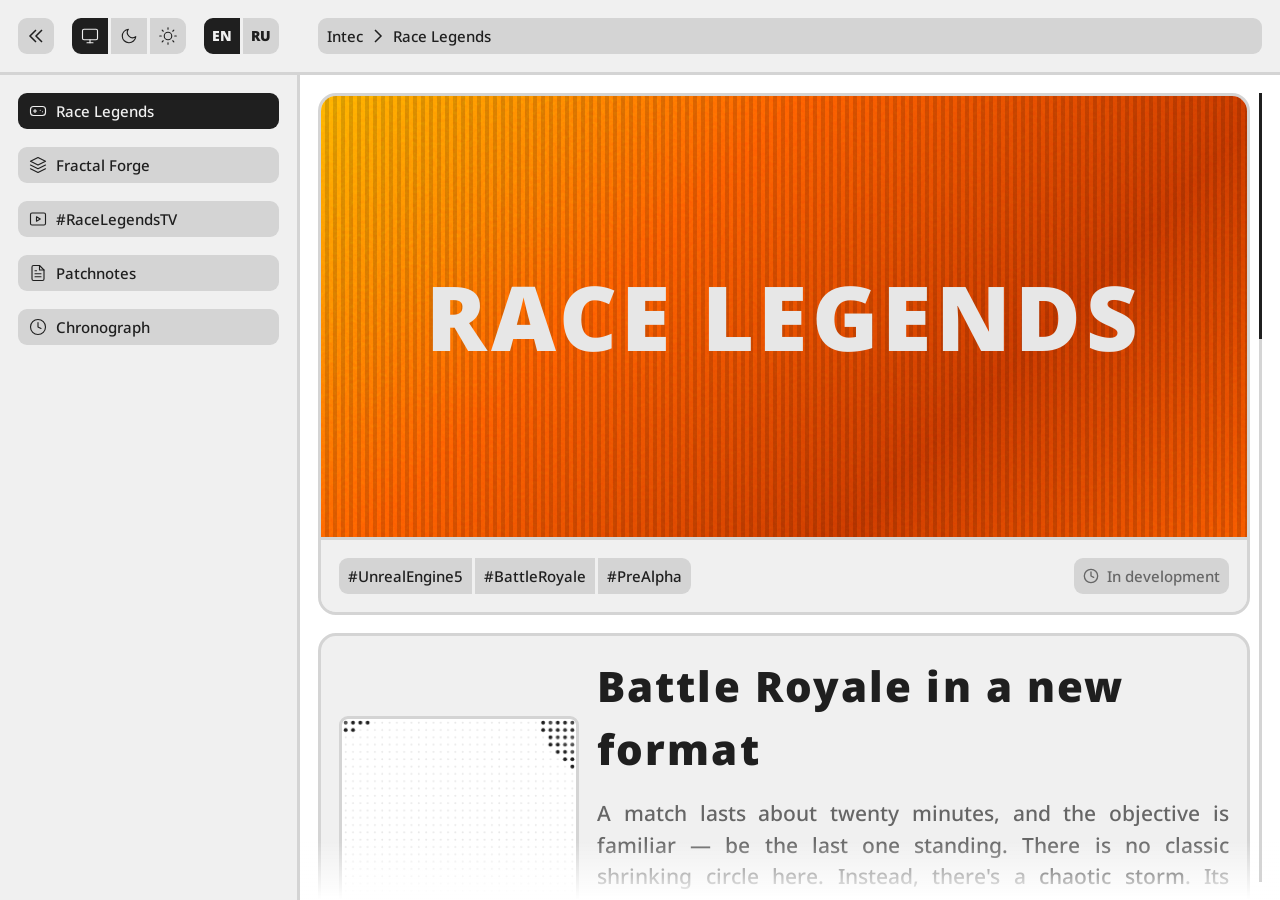
<file: rl.html>
<!DOCTYPE html>
<html lang="en" data-theme="system">
<head>
    <meta charset="UTF-8">
    <meta name="viewport" content="width=device-width, initial-scale=1.0">
    <title>Intec | Race Legends</title>
    <link rel="preconnect" href="https://fonts.googleapis.com">
    <link rel="preconnect" href="https://fonts.gstatic.com" crossorigin>
    <link href="https://fonts.googleapis.com/css2?family=Noto+Sans:wght@500;900&display=swap" rel="stylesheet">
    <style>
        /* ============================================================
           ПЕРЕМЕННЫЕ ЦВЕТОВЫХ ТЕМ (ИНВЕРСИЯ)
        ============================================================ */
        :root {
            --c-bg: #000000;
            --c-bg-rgb: 0, 0, 0;
            --c-panel: #111111;
            --c-border: #1F1F1F;
            --c-text: #E7E7E7;
            --c-sub: #8C8C8C;
            --c-canvas: 231, 231, 231;
        }

        html[data-theme="light"] {
            --c-bg: #FFFFFF;
            --c-bg-rgb: 255, 255, 255;
            --c-panel: #F0F0F0;
            --c-border: #D4D4D4;
            --c-text: #1F1F1F;
            --c-sub: #666666;
            --c-canvas: 31, 31, 31;
        }

        /* МЕДЛЕННАЯ АНИМАЦИЯ для фона и крупных элементов */
        body, .top-bar, .sidebar, .main-area, .hero-card, .content-card, 
        .hero-footer, .info-console, .tag, .breadcrumbs, .v-track {
            transition: background-color 0.3s ease, border-color 0.3s ease, color 0.3s ease;
        }

        /* БЫСТРАЯ АНИМАЦИЯ для кнопок */
        .nav-btn, .back-btn, .toggle-btn {
            transition: background-color 0.1s ease, border-color 0.1s ease, color 0.1s ease;
        }
        svg { transition: stroke 0.1s ease, fill 0.1s ease; }

        /* ============================================================
           СБРОС СТИЛЕЙ И БАЗА
        ============================================================ */
        * { box-sizing: border-box; margin: 0; padding: 0; -webkit-tap-highlight-color: transparent; }
        
        /* Плавное появление страницы при загрузке */
        body {
            opacity: 0;
            animation: fadeIn 0.5s ease forwards;
        }
        @keyframes fadeIn {
            to { opacity: 1; }
        }
        
        body, html {
            width: 100vw; 
            height: 100vh;
            height: 100dvh; 
            background: var(--c-bg); font-family: 'Noto Sans', sans-serif;
            overflow: hidden; user-select: none;
            display: flex; flex-direction: column; 
            touch-action: none; 
        }
        
        a { text-decoration: none; color: inherit; }

        /* ============================================================
           ВЕРХНЯЯ ПАНЕЛЬ И КНОПКИ
        ============================================================ */
        .top-bar {
            height: 75px; background: var(--c-panel); border-bottom: 3px solid var(--c-border); 
            display: flex; align-items: center; padding: 18px; width: 100%; flex-shrink: 0; z-index: 10;
        }

        .back-btn {
            width: 36px; height: 36px; background: var(--c-border); border-radius: 9px; margin-right: 18px;
            display: flex; justify-content: center; align-items: center; cursor: pointer; border: 2px solid transparent; flex-shrink: 0;
        }
        .back-btn svg { width: 18px; height: 18px; stroke: var(--c-text); fill: none; stroke-width: 1.5px; stroke-linecap: butt; stroke-linejoin: miter; }
        
        @media (hover: hover) { .back-btn:hover { border-color: var(--c-text); } }
        .back-btn:active { background: var(--c-text); }
        .back-btn:active svg { stroke: var(--c-panel); }

        .settings-group { display: flex; align-items: center; gap: 18px; margin-right: 39px; flex-shrink: 0; }
        .toggle-block { display: flex; gap: 3px; }

        .toggle-btn {
            width: 36px; height: 36px; background: var(--c-border); border: 2px solid transparent;
            display: flex; justify-content: center; align-items: center; cursor: pointer; color: var(--c-text);
        }
        .toggle-btn svg { width: 18px; height: 18px; stroke: currentColor; fill: none; stroke-width: 1.5px; stroke-linecap: round; stroke-linejoin: round; }
        .toggle-btn.text-btn { font-size: 14px; font-weight: 900; line-height: 1; }

        .toggle-block > *:first-child { border-top-left-radius: 9px; border-bottom-left-radius: 9px; }
        .toggle-block > *:last-child { border-top-right-radius: 9px; border-bottom-right-radius: 9px; }
        
        @media (hover: hover) { .toggle-btn:hover { border-color: var(--c-text); } }
        .toggle-btn.active { background: var(--c-text); color: var(--c-panel); border-color: var(--c-text); pointer-events: none; }

        .breadcrumbs { flex-grow: 1; height: 36px; background: var(--c-border); border-radius: 9px; display: flex; align-items: center; padding: 0 9px; min-width: 0; }
        .bc-text { color: var(--c-text); font-size: 15px; font-weight: 500; line-height: normal; padding: 3px 0; display: block; white-space: nowrap; overflow: hidden; text-overflow: ellipsis; }
        .bc-icon { width: 18px; height: 18px; margin: 0 6px; stroke: var(--c-text); fill: none; stroke-width: 1.5px; flex-shrink: 0; }

        /* ============================================================
           БОКОВАЯ ПАНЕЛЬ И КОНТЕНТ
        ============================================================ */
        .content-wrapper { display: flex; flex-grow: 1; width: 100%; overflow: hidden; }
        
        .sidebar { width: 300px; height: 100%; background: var(--c-panel); border-right: 3px solid var(--c-border); flex-shrink: 0; z-index: 5; }
        .sidebar-nav { display: flex; flex-direction: column; gap: 18px; padding: 18px; }

        .nav-btn {
            width: 100%; height: 36px; background: var(--c-border); border-radius: 9px; display: flex; align-items: center; 
            padding: 0 9px; cursor: pointer; border: 2px solid transparent; color: var(--c-text); text-decoration: none;
        }
        .nav-btn .nav-icon { width: 18px; height: 18px; margin-right: 9px; stroke: currentColor; fill: none; stroke-width: 1.5px; stroke-linecap: round; stroke-linejoin: round; flex-shrink: 0; }
        .nav-btn span { font-size: 15px; font-weight: 500; line-height: normal; padding: 3px 0; display: block; white-space: nowrap; }
        
        @media (hover: hover) { .nav-btn:hover { border-color: var(--c-text); } }
        .nav-btn:active, .nav-btn.active { background: var(--c-text); color: var(--c-panel); }

        .main-area { flex-grow: 1; background: var(--c-bg); position: relative; overflow: hidden; touch-action: none; }

        /* ============================================================
           СИСТЕМА СКРОЛЛИНГА И ГРАДИЕНТНЫЕ ТЕНИ
        ============================================================ */
        .main-clip { position: absolute; inset: 0; overflow: hidden; z-index: 2; touch-action: none; }
        .main-panel { position: relative; width: 100%; min-height: 100%; display: flex; flex-direction: column; align-items: flex-start; will-change: transform; }

        .main-grad-bottom, .main-grad-top { position: absolute; left: 0; right: 0; height: 60px; pointer-events: none; opacity: 0; transition: opacity 0.25s; z-index: 10; }
        .main-grad-bottom { bottom: 0; background: linear-gradient(to bottom, rgba(var(--c-bg-rgb),0) 0%, rgba(var(--c-bg-rgb),1) 100%); }
        .main-grad-top    { top: 0;    background: linear-gradient(to bottom, rgba(var(--c-bg-rgb),1) 0%, rgba(var(--c-bg-rgb),0) 100%); }

        .v-slider-container { position: absolute; right: 18px; top: 18px; bottom: 18px; width: 3px; z-index: 25; display: flex; justify-content: center; }
        .v-track { width: 3px; height: 100%; background: var(--c-border); position: relative; }
        .v-thumb { width: 3px; top: 0; left: 0; background: var(--c-text); position: absolute; cursor: grab; touch-action: none; }
        .v-thumb:active { cursor: grabbing; }
        .v-thumb::after { content: ''; position: absolute; top: -10px; bottom: -10px; left: -20px; right: -20px; }

        /* ============================================================
           SPA АНИМАЦИЯ ПЕРЕХОДА
        ============================================================ */
        .cards-layout {
            width: 100%; padding: 18px 30px 18px 18px; display: flex; flex-direction: column; gap: 18px;
            transition: opacity 0.3s ease, transform 0.3s ease;
        }
        .cards-layout.fade-out {
            opacity: 0;
            transform: translateY(10px);
        }

        /* ============================================================
           СИСТЕМА ОТСТУПОВ МЕЙН-БЛОКА И КАРТОЧКИ
        ============================================================ */
        .hero-card, .content-card { width: 100%; background: var(--c-panel); border: 3px solid var(--c-border); border-radius: 18px; overflow: hidden; }

        /* ============================================================
           HERO БЛОК
        ============================================================ */
        .hero-banner {
            position: relative; width: 100%; height: 441px; display: flex; justify-content: center; align-items: center;
            background: linear-gradient(135deg, #ffb300 0%, #ff5e00 12.5%, #cc3a00 25%, #ff5e00 37.5%, #ffb300 50%, #ff5e00 62.5%, #cc3a00 75%, #ff5e00 87.5%, #ffb300 100%);
            background-size: 150vw 150vw; animation: gradientFlow 18s linear infinite; will-change: background-position; overflow: hidden;
        }
        @keyframes gradientFlow { 0% { background-position: 0vw 0vw; } 100% { background-position: -75vw -75vw; } }

        .hero-banner::before { content: ''; position: absolute; inset: 0; background: repeating-linear-gradient(90deg, transparent, transparent 4px, rgba(0,0,0,0.15) 4px, rgba(0,0,0,0.15) 8px); z-index: 1; }
        .hero-banner::after { content: ''; position: absolute; inset: 0; background-image: url('data:image/svg+xml,%3Csvg viewBox="0 0 200 200" xmlns="http://www.w3.org/2000/svg"%3E%3Cfilter id="noiseFilter"%3E%3CfeTurbulence type="fractalNoise" baseFrequency="0.65" numOctaves="3" stitchTiles="stitch"/%3E%3C/filter%3E%3Crect width="100%25" height="100%25" filter="url(%23noiseFilter)"/%3E%3C/svg%3E'); opacity: 0.25; mix-blend-mode: overlay; z-index: 2; }
        
        .hero-title { position: relative; z-index: 5; font-size: clamp(36px, 7vw, 96px); font-weight: 900; color: #E7E7E7; text-transform: uppercase; letter-spacing: 0.05em; text-align: center; padding: 0 18px; line-height: 1.1; }

        .hero-footer { height: 75px; background: var(--c-panel); border-top: 3px solid var(--c-border); display: flex; align-items: center; justify-content: space-between; padding: 0 18px; }
        .tags-group { display: flex; gap: 3px; }
        .tag { height: 36px; padding: 0 9px; background: var(--c-border); color: var(--c-text); font-size: 15px; font-weight: 500; display: flex; align-items: center; justify-content: center; border-radius: 9px; }
        .tags-group .tag:not(:last-child) { border-top-right-radius: 0; border-bottom-right-radius: 0; }
        .tags-group .tag:not(:first-child) { border-top-left-radius: 0; border-bottom-left-radius: 0; }
        .tag svg { width: 16px; height: 16px; margin-right: 8px; stroke: currentColor; fill: none; stroke-width: 2px; stroke-linecap: round; stroke-linejoin: round; }
        .tag-status { color: var(--c-sub); }

        /* ============================================================
           КОНТЕНТНЫЕ КАРТОЧКИ И ТЕКСТ
        ============================================================ */
        .content-card { padding: 18px; display: flex; align-items: center; justify-content: space-between; gap: 18px; }
        .content-card:nth-child(even) { flex-direction: row-reverse; }
        .info-text { flex: 1; color: var(--c-sub); font-size: 21px; font-weight: 500; line-height: 1.5; text-align: justify; min-width: 0; }
        .info-text h2 { color: var(--c-text); font-size: 42px; font-weight: 900; letter-spacing: 0.05em; margin-bottom: 18px; text-align: left; }
        .info-text .highlight { color: var(--c-text); }
        .info-console { width: 240px; height: 240px; background: var(--c-bg); border: 3px solid var(--c-border); border-radius: 9px; flex-shrink: 0; position: relative; overflow: hidden; }
        .info-console canvas { display: block; width: 100%; height: 100%; }

        /* ============================================================
           МОБИЛЬНЫЙ АДАПТИВ
        ============================================================ */
        @media (max-width: 900px) {
            .top-bar { height: 37.5px; padding: 9px; border-bottom-width: 1.5px; }
            .back-btn { width: 18px; height: 18px; border-radius: 4.5px; margin-right: 9px; border-width: 1px; }
            .back-btn svg { width: 9px; height: 9px; stroke-width: 1px; }
            .settings-group { gap: 9px; margin-right: 19.5px; }
            .toggle-block { gap: 1.5px; }
            .toggle-btn { width: 18px; height: 18px; border-width: 1px; }
            .toggle-btn svg { width: 9px; height: 9px; stroke-width: 1px; }
            .toggle-btn.text-btn { font-size: 7px; }
            .toggle-block > *:first-child { border-top-left-radius: 4.5px; border-bottom-left-radius: 4.5px; }
            .toggle-block > *:last-child { border-top-right-radius: 4.5px; border-bottom-right-radius: 4.5px; }
            .breadcrumbs { height: 18px; border-radius: 4.5px; padding: 0 4.5px; }
            .bc-text { font-size: 7.5px; padding: 1px 0; }
            .bc-icon { width: 9px; height: 9px; margin: 0 3px; stroke-width: 1px; }
            .sidebar { width: 150px; border-right-width: 1.5px; }
            .sidebar-nav { gap: 9px; padding: 9px; }
            .nav-btn { height: 18px; border-radius: 4.5px; padding: 0 4.5px; border-width: 1px; }
            .nav-btn .nav-icon { width: 9px; height: 9px; margin-right: 4.5px; stroke-width: 1px; }
            .nav-btn span { font-size: 7.5px; padding: 1px 0; }
            .main-grad-bottom, .main-grad-top { height: 30px; }
            .v-slider-container { right: 4px; top: 9px; bottom: 9px; width: 3px; }
            .v-track { width: 1.5px; }
            .v-thumb { width: 1.5px; }
            .cards-layout { padding: 9px 15px 9px 9px; gap: 9px; }
            .hero-card, .content-card { border-width: 1.5px; border-radius: 9px; }
            .hero-banner { height: 160px; }
            .hero-title { font-size: clamp(24px, 7.5vw, 42px); }
            .hero-footer { height: 37.5px; border-top-width: 1.5px; padding: 0 9px; }
            .tags-group { gap: 1.5px; }
            .tag { height: 18px; padding: 0 4.5px; font-size: 7px; border-radius: 4.5px; }
            .tag svg { width: 8px; height: 8px; margin-right: 4px; stroke-width: 1px; }
            .content-card { padding: 9px; gap: 9px; }
            .info-text { font-size: 9px; }
            .info-text h2 { font-size: 14px; margin-bottom: 6px; line-height: 1.2; }
            .info-console { width: 90px; height: 90px; border-width: 1px; border-radius: 4.5px; }
        }

        @media (max-width: 900px) and (orientation: portrait) {
            .back-btn { margin-right: 19.5px; } 
            .settings-group { gap: 9px; margin-right: 9px; } 
            .sidebar { width: auto; }
            .sidebar .nav-btn { width: 18px; padding: 0; justify-content: center; }
            .sidebar .nav-btn .nav-icon { margin-right: 0; }
            .sidebar .nav-btn span { display: none; }
        }
    </style>
</head>
<body>

    <header class="top-bar">
        <a href="index.html" class="back-btn"><svg viewBox="0 0 18 18"><path d="M 9 3 L 3 9 L 9 15 M 15 3 L 9 9 L 15 15"/></svg></a>
        
        <div class="settings-group">
            <div class="toggle-block theme-group">
                <div class="toggle-btn" data-theme-val="system" title="System Theme"><svg viewBox="0 0 24 24"><rect x="2" y="3" width="20" height="14" rx="2" ry="2"/><line x1="8" y1="21" x2="16" y2="21"/><line x1="12" y1="17" x2="12" y2="21"/></svg></div>
                <div class="toggle-btn" data-theme-val="dark" title="Dark Theme"><svg viewBox="0 0 24 24"><path d="M21 12.79A9 9 0 1 1 11.21 3 7 7 0 0 0 21 12.79z"/></svg></div>
                <div class="toggle-btn" data-theme-val="light" title="Light Theme"><svg viewBox="0 0 24 24"><circle cx="12" cy="12" r="5"/><line x1="12" y1="1" x2="12" y2="3"/><line x1="12" y1="21" x2="12" y2="23"/><line x1="4.22" y1="4.22" x2="5.64" y2="5.64"/><line x1="18.36" y1="18.36" x2="19.78" y2="19.78"/><line x1="1" y1="12" x2="3" y2="12"/><line x1="21" y1="12" x2="23" y2="12"/><line x1="4.22" y1="19.78" x2="5.64" y2="18.36"/><line x1="18.36" y1="5.64" x2="19.78" y2="4.22"/></svg></div>
            </div>
            <!-- Ссылки для языков: Английская кнопка активна, Русская отправляет в папку ru -->
            <div class="toggle-block lang-group">
                <div class="toggle-btn text-btn active">EN</div>
                <a href="ru/rl.html" class="toggle-btn text-btn">RU</a>
            </div>
        </div>

        <div class="breadcrumbs">
            <span class="bc-text">Intec</span>
            <svg class="bc-icon" viewBox="0 0 18 18"><path d="M 6 3 L 12 9 L 6 15"/></svg>
            <span class="bc-text">Race Legends</span>
        </div>
    </header>

    <div class="content-wrapper">
        <aside class="sidebar">
            <div class="sidebar-nav">
                <a href="rl.html" class="nav-btn active">
                    <svg class="nav-icon" viewBox="0 0 24 24"><rect x="2" y="6" width="20" height="12" rx="4"/><path d="M6 12h4M8 10v4M15 11h.01M18 13h.01"/></svg><span>Race Legends</span>
                </a>
                <a href="ff.html" class="nav-btn">
                    <svg class="nav-icon" viewBox="0 0 24 24"><polygon points="12 2 2 7 12 12 22 7 12 2"/><polyline points="2 12 12 17 22 12"/><polyline points="2 17 12 22 22 17"/></svg><span>Fractal Forge</span>
                </a>
                <a href="rltv.html" class="nav-btn">
                    <svg class="nav-icon" viewBox="0 0 24 24"><rect x="2" y="4" width="20" height="16" rx="2" ry="2"/><polygon points="10 9 15 12 10 15 10 9"/></svg><span>#RaceLegendsTV</span>
                </a>
                <a href="patchnotes.html" class="nav-btn">
                    <svg class="nav-icon" viewBox="0 0 24 24"><path d="M14 2H6a2 2 0 0 0-2 2v16a2 2 0 0 0 2 2h12a2 2 0 0 0 2-2V8z"/><path d="M14 2v6h6"/><line x1="16" y1="13" x2="8" y2="13"/><line x1="16" y1="17" x2="8" y2="17"/><line x1="10" y1="9" x2="8" y2="9"/></svg>
                    <span>Patchnotes</span>
                </a>
                <a href="chronograph.html" class="nav-btn">
                    <svg class="nav-icon" viewBox="0 0 24 24"><circle cx="12" cy="12" r="10"/><polyline points="12 6 12 12 16 14"/></svg>
                    <span>Chronograph</span>
                </a>
            </div>
        </aside>

        <main class="main-area">
            <div class="main-clip" id="mainClip">
                <div class="main-panel" id="mainPanel">
                    <div class="cards-layout">
                        
                        <div class="hero-card">
                            <div class="hero-banner"><h1 class="hero-title">RACE LEGENDS</h1></div>
                            <div class="hero-footer">
                                <div class="tags-group">
                                    <div class="tag">#UnrealEngine5</div><div class="tag">#BattleRoyale</div><div class="tag">#PreAlpha</div>
                                </div>
                                <div class="tags-group">
                                    <div class="tag tag-status">
                                        <svg viewBox="0 0 24 24"><circle cx="12" cy="12" r="10"></circle><polyline points="12 6 12 12 16 14"></polyline></svg>
                                        <span>In development</span>
                                    </div>
                                </div>
                            </div>
                        </div>

                        <div class="content-card">
                            <div class="info-text">
                                <h2>Battle Royale in a new format</h2>
                                <p>A match lasts about twenty minutes, and the objective is familiar — be the last one standing. There is no classic shrinking circle here. Instead, there's a <span class="highlight">chaotic storm</span>. Its boundaries constantly pulsate, change direction, and burst deep into the island. A spot that was a safe haven a second ago can suddenly become a death trap. You have to <span class="highlight">keep moving</span> and change tactics.</p>
                            </div>
                            <div class="info-console"><canvas class="mini-console" data-type="storm"></canvas></div>
                        </div>

                        <div class="content-card">
                            <div class="info-text">
                                <h2>Cannon Volley and Drop</h2>
                                <p>No long airplane flights. The match begins with a <span class="highlight">cannon volley</span>. All players sit in giant cannons around the island's perimeter. You set the power and trajectory yourself, and then all guns fire simultaneously. Mid-air, you're in a pod, and you have two choices. First — detonate the pod in flight and <span class="highlight">deploy the glider</span>. It's slower, but you can land precisely on the roof you need. The second — <span class="highlight">crash landing</span>. The pod drops like a meteorite along the set trajectory.</p>
                            </div>
                            <div class="info-console"><canvas class="mini-console" data-type="launch_drop"></canvas></div>
                        </div>

                        <div class="content-card">
                            <div class="info-text">
                                <h2>From Pistol to Mega-Gun</h2>
                                <p>Everyone is equal at the start — each has only a pickaxe and a basic pistol. <span class="highlight">Weapons cannot be dropped</span>. Instead of searching for new guns, you <span class="highlight">collect modules</span>. By finding the right parts, you gradually turn a regular starting pistol into heavy artillery. Everyone has a fixed 100 health. There's no shield initially. To get it, you need to find a special injector — <span class="highlight">p-syzh</span>. It restores armor to 100%, but very slowly: one point per second. <span class="highlight">Any damage taken immediately stops regeneration</span>, so you have to heal behind cover.</p>
                            </div>
                            <div class="info-console"><canvas class="mini-console" data-type="weapon"></canvas></div>
                        </div>

                        <div class="content-card">
                            <div class="info-text">
                                <h2>Stylized Bubbles</h2>
                                <p>The map isn't simply divided into forest or desert. The arena features localized <span class="highlight">altered reality zones</span>. Running into such an area, you literally enter a <span class="highlight">different visual style</span>. For example, in one zone, the picture becomes black and white and contrasted, like a noir detective story. In another, the screen is covered with static and distortions in the spirit of an old VHS tape.</p>
                            </div>
                            <div class="info-console"><canvas class="mini-console" data-type="bubble"></canvas></div>
                        </div>

                        <div class="content-card">
                            <div class="info-text">
                                <h2>Madness on Wheels</h2>
                                <p>When the second phase of the match arrives, players can <span class="highlight">summon vehicles</span>. The car drops right from the sky in a pod, destroying buildings in its path. You can attach modules to it too: guns, turbines, energy shields. If the car is destroyed, <span class="highlight">you don't die instantly</span> — the explosion launches you into the air and deals damage, after which you can deploy a glider and retreat. In team mode, vehicles reach their full potential. Players select one car for the entire team in advance, and it becomes a mobile fortress. <span class="highlight">Control is shared among everyone</span>: one steers, a second shoots from the turret, a third manages scanners and shields. Success depends on how well you coordinate.</p>
                            </div>
                            <div class="info-console"><canvas class="mini-console" data-type="car"></canvas></div>
                        </div>

                    </div>
                </div>
                
                <div class="main-grad-bottom" id="mainGradBottom"></div>
                <div class="main-grad-top" id="mainGradTop"></div>
            </div>

            <div class="v-slider-container">
                <div class="v-track" id="vTrack"><div class="v-thumb" id="vThumb"></div></div>
            </div>
        </main>
    </div>

    <script>
        // ============================================================
        //  ЛОГИКА ПЕРЕКЛЮЧЕНИЯ ТЕМ
        // ============================================================
        const rootTheme = document.documentElement;
        let currentCanvasColor = '231, 231, 231';

        const themeBtns = document.querySelectorAll('.theme-group .toggle-btn');
        const sysMedia = window.matchMedia('(prefers-color-scheme: light)');

        function applyTheme(themeVal) {
            let isLight = false;
            if (themeVal === 'system') isLight = sysMedia.matches;
            else isLight = (themeVal === 'light');

            if (isLight) rootTheme.setAttribute('data-theme', 'light');
            else rootTheme.removeAttribute('data-theme');
            
            try { localStorage.setItem('rl-theme', themeVal); } catch(e) {}
            
            themeBtns.forEach(btn => {
                if (btn.getAttribute('data-theme-val') === themeVal) btn.classList.add('active');
                else btn.classList.remove('active');
            });

            setTimeout(() => { currentCanvasColor = getComputedStyle(rootTheme).getPropertyValue('--c-canvas').trim(); }, 50);
        }

        themeBtns.forEach(btn => btn.addEventListener('click', () => applyTheme(btn.getAttribute('data-theme-val'))));

        sysMedia.addEventListener('change', () => {
            let current = 'system';
            try { current = localStorage.getItem('rl-theme') || 'system'; } catch(e) {}
            if (current === 'system') applyTheme('system');
        });

        let savedTheme = 'system';
        try { savedTheme = localStorage.getItem('rl-theme') || 'system'; } catch(e) {}
        applyTheme(savedTheme);

        // ============================================================
        //  АНИМАЦИИ МИНИ-КОНСОЛЕЙ С ОПТИМИЗАЦИЕЙ (SPA Версия)
        // ============================================================
        let time = 0;
        let panelOffset = 0;
        let consData = [];
        let animFrameId = null;
        const consSize = 240, consDots = 32, consStep = consSize / consDots;

        const canvasObserver = new IntersectionObserver((entries) => {
            entries.forEach(entry => {
                const data = consData.find(d => d.canvas === entry.target);
                if (data) data.isVisible = entry.isIntersecting;
            });
        }, { root: document.getElementById('mainClip'), rootMargin: "100px", threshold: 0 });

        function initCanvases() {
            if (animFrameId) cancelAnimationFrame(animFrameId);
            consData.forEach(c => canvasObserver.unobserve(c.canvas));
            consData = [];

            const consoles = document.querySelectorAll('.mini-console');
            consoles.forEach(c => {
                const dpr = window.devicePixelRatio || 1;
                c.width = consSize * dpr; c.height = consSize * dpr;
                const ctx = c.getContext('2d'); ctx.scale(dpr, dpr);
                consData.push({ canvas: c, ctx: ctx, type: c.getAttribute('data-type'), isVisible: false });
                canvasObserver.observe(c);
            });

            drawConsoles();
        }

        function drawConsoles() {
            const t = time * 2; 
            consData.forEach(c => {
                if (!c.isVisible) return; 
                const ctx = c.ctx;
                ctx.clearRect(0, 0, consSize, consSize);
                
                for (let ix = 0; ix < consDots; ix++) {
                    for (let iy = 0; iy < consDots; iy++) {
                        let x = ix * consStep + consStep / 2; let y = iy * consStep + consStep / 2;
                        let nx = (ix / (consDots - 1)) * 2 - 1; let ny = (iy / (consDots - 1)) * 2 - 1;
                        let dist = Math.sqrt(nx*nx + ny*ny); let alpha = 0.1; 
                        
                        if (c.type === 'storm') {
                            let progress = (Math.sin(t * 0.8) + 1) / 2; let safeRadius = progress * 2.1 - 0.3; 
                            let angle = Math.atan2(ny, nx); let noise = Math.sin(angle * 5 + t * 2.5) * 0.15 + Math.cos(angle * 3 - t * 1.5) * 0.1;
                            let boundary = safeRadius + noise;
                            if (dist > boundary) { alpha = 0.7 + Math.random() * 0.3; } else { alpha = 0.1; if (dist > boundary - 0.08) alpha = 1.0; }
                        } 
                        else if (c.type === 'launch_drop') {
                            let cycle = t % 6;
                            if (Math.abs(ny - 0.8) < 0.03 && Math.abs(nx) <= 0.9) alpha = Math.max(alpha, 0.4);
                            if (Math.abs(nx) <= 0.8 && ny <= 0.8) {
                                let ellipse_y = 0.8 - 1.6 * Math.sqrt(Math.max(0, 1 - Math.pow(nx/0.8, 2)));
                                if (Math.abs(ny - ellipse_y) < 0.03) alpha = Math.max(alpha, 0.3);
                            }
                            if (cycle < 3) {
                                let p = cycle / 3; let theta = Math.PI * (1 - p);
                                let cap_x = 0.8 * Math.cos(theta); let cap_y = 0.8 - 1.6 * Math.sin(theta);
                                let dx = nx - cap_x; let dy = ny - cap_y; let ang = Math.atan2(-1.6 * Math.cos(theta), 0.8 * Math.sin(theta));
                                let rx = dx * Math.cos(-ang) - dy * Math.sin(-ang); let ry = dx * Math.sin(-ang) + dy * Math.cos(-ang);
                                if (Math.abs(rx) < 0.12 && Math.abs(ry) < 0.08) alpha = 1;
                            } else if (cycle >= 3 && cycle < 3.5) {
                                let expl_p = (cycle - 3) / 0.5; if (Math.hypot(nx - 0.8, ny - 0.8) < 0.25 * expl_p && Math.random() > expl_p) alpha = 1;
                            }
                            if (cycle >= 1.5 && cycle < 4.5) {
                                let p_gli = (cycle - 1.5) / 3; let gli_y = -0.8 + 1.6 * p_gli;
                                if (Math.abs(nx) < 0.18 && Math.abs(ny - gli_y) < 0.04) alpha = 1;
                                if (Math.abs(nx) < 0.04 && ny >= gli_y && ny < gli_y + 0.12) alpha = 1;
                            } else if (cycle >= 4.5 && cycle < 5.0) {
                                let expl_p = (cycle - 4.5) / 0.5; if (Math.hypot(nx, ny - 0.8) < 0.2 * expl_p && ny <= 0.8 && Math.random() > expl_p) alpha = 1;
                            }
                        }
                        else if (c.type === 'weapon') {
                            let p_alpha = 0, pk_alpha = 0;
                            if (nx > -0.35 && nx < 0.35 && ny > -0.2 && ny < 0.0) p_alpha = 1; 
                            if (nx > -0.35 && nx < -0.1 && ny >= 0.0 && ny < 0.4) p_alpha = 1; 
                            if (nx >= -0.1 && nx < 0.1 && ny >= 0.0 && ny < 0.2) { p_alpha = 1; if (nx > -0.06 && nx < 0.06 && ny > 0.04 && ny < 0.16) p_alpha = 0; }
                            if (Math.abs(nx + ny) < 0.06 && nx > -0.4 && nx < 0.4) pk_alpha = 1; 
                            let blade_dist = Math.abs(nx - ny - 0.3); let dist_to_cross = Math.hypot(nx - 0.15, ny + 0.15); 
                            if (blade_dist < 0.08 && dist_to_cross < 0.3) pk_alpha = 1;
                            let cycle = (t * 0.8) % 2; let phase = cycle % 1; let scanX = (phase * 2.4) - 1.2; let distToScan = Math.abs(nx - scanX);
                            let showPistol = (cycle < 1) ? (nx > scanX) : (nx <= scanX); let showPick = (cycle < 1) ? (nx <= scanX) : (nx > scanX);
                            alpha = 0.1; if (showPistol && p_alpha > 0) alpha = 1.0; if (showPick && pk_alpha > 0) alpha = 1.0;
                            if (distToScan < 0.05) { if (p_alpha > 0 || pk_alpha > 0) alpha = 1.0; else alpha = 0.3; } 
                            else if (distToScan < 0.2) { if (p_alpha > 0 || pk_alpha > 0) { let hash = Math.sin(ix * 12.9898 + iy * 78.233 + Math.floor(t*5)) * 43758.5453; if (hash - Math.floor(hash) > 0.4) alpha = 0.9; else alpha = 0.1; } }
                        }
                        else if (c.type === 'bubble') {
                            let groundY = 0.5; let distToCenter = Math.hypot(nx, ny - groundY);
                            if (Math.abs(ny - groundY) < 0.03) alpha = 0.5;
                            if (ny < groundY) {
                                let angle = Math.atan2(ny - groundY, nx); let wave = Math.sin(angle * 6 - t * 2) * 0.05; let bubbleRadius = 0.6 + wave;
                                if (Math.abs(distToCenter - bubbleRadius) < 0.04) alpha = 1;
                                if (distToCenter < bubbleRadius - 0.04) { if (Math.random() > 0.85) alpha = 0.6; let scanY = -1.0 + (t % 2) * 2; if (Math.abs(ny - scanY) < 0.05) alpha = 0.9; }
                            }
                        }
                        else if (c.type === 'car') {
                            let carBounce = Math.abs(Math.sin(t * 8)) * 0.03; let cy = carBounce - 0.05; let md = 999;
                            let d2s = (x1, y1, x2, y2) => {
                                let l2 = (x2 - x1)*(x2 - x1) + (y2 - y1)*(y2 - y1); if (l2 === 0) return Math.hypot(nx - x1, ny - (y1 + cy));
                                let t_p = Math.max(0, Math.min(1, ((nx - x1)*(x2 - x1) + (ny - (y1 + cy))*(y2 - y1)) / l2));
                                return Math.hypot(nx - (x1 + t_p*(x2 - x1)), ny - (y1 + cy + t_p*(y2 - y1)));
                            };
                            let ln = (x1, y1, x2, y2) => { md = Math.min(md, d2s(x1, y1, x2, y2)); };
                            ln(-0.8, 0.0, 0.7, 0.0); ln(-0.2, -0.3, 0.2, -0.3); ln(-0.2, -0.3, -0.4, 0.0); ln(0.2, -0.3, 0.4, 0.0); ln(0.0, -0.3, 0.0, 0.0); ln(-0.8, 0.0, -0.85, 0.1);
                            ln(-0.85, 0.1, -0.85, 0.2); ln(-0.85, 0.2, -0.8, 0.3); ln(0.7, 0.0, 0.8, 0.15); ln(0.8, 0.15, 0.8, 0.3); ln(-0.8, 0.3, -0.6, 0.3); ln(-0.6, 0.3, -0.5, 0.1); 
                            ln(-0.5, 0.1, -0.3, 0.1); ln(-0.3, 0.1, -0.2, 0.3); ln(-0.2, 0.3, 0.2, 0.3); ln(0.2, 0.3, 0.3, 0.1); ln(0.3, 0.1, 0.5, 0.1); ln(0.5, 0.1, 0.6, 0.3); ln(0.6, 0.3, 0.8, 0.3);
                            if (md < 0.045) alpha = 1.0;
                            let wR = 0.14; let dw1 = Math.hypot(nx - (-0.4), ny - (0.3 + cy)); let dw2 = Math.hypot(nx - 0.4, ny - (0.3 + cy));
                            if (Math.abs(dw1 - wR) < 0.045 || Math.abs(dw2 - wR) < 0.045) alpha = 1.0;
                            if (dw1 < wR - 0.04) { let a = Math.atan2(ny - (0.3 + cy), nx - (-0.4)); if (Math.sin(a * 4 - t * 20) > 0.8) alpha = 0.6; }
                            if (dw2 < wR - 0.04) { let a = Math.atan2(ny - (0.3 + cy), nx - 0.4); if (Math.sin(a * 4 - t * 20) > 0.8) alpha = 0.6; }
                            let gY = 0.3 + cy + wR; if (Math.abs(ny - gY) < 0.03) { if ((nx * 15 + t * 20) % 2 < 1.0) alpha = Math.max(alpha, 0.5); }
                        }
                        ctx.fillStyle = `rgba(${currentCanvasColor}, ${alpha})`; ctx.beginPath(); ctx.arc(x, y, alpha > 0.2 ? 2.0 : 1.0, 0, Math.PI * 2); ctx.fill();
                    }
                }
            });
            time += 0.007; 
            animFrameId = requestAnimationFrame(drawConsoles);
        }

        initCanvases();

        // ============================================================
        //  ЛОГИКА СКРОЛЛА И СЛАЙДЕРА
        // ============================================================
        const mainClip = document.getElementById('mainClip');
        const mainPanel = document.getElementById('mainPanel');
        const vTrack = document.getElementById('vTrack');
        const vThumb = document.getElementById('vThumb');
        const mainGradBottom = document.getElementById('mainGradBottom');
        const mainGradTop = document.getElementById('mainGradTop');
        
        function getPanelMaxOffset() { return Math.max(0, mainPanel.scrollHeight - mainClip.clientHeight); }

        function setPanelOffset(o) {
            const max = getPanelMaxOffset(); 
            panelOffset = Math.max(0, Math.min(o, max));
            mainPanel.style.transform = `translateY(-${panelOffset}px)`;
            
            mainGradBottom.style.opacity = (panelOffset < max) && (max > 0) ? '1' : '0';
            mainGradTop.style.opacity = panelOffset > 0 ? '1' : '0'; 
            
            updateVSlider();
        }

        function updateVSlider() {
            const max = getPanelMaxOffset();
            if (max <= 0) { vThumb.style.height = '100%'; vThumb.style.top = '0px'; return; }
            const th = Math.max((mainClip.clientHeight / mainPanel.scrollHeight) * vTrack.clientHeight, 40);
            vThumb.style.height = `${th}px`;
            vThumb.style.top = `${(panelOffset / max) * (vTrack.clientHeight - th)}px`;
        }

        const resizeObserver = new ResizeObserver(() => {
            const max = getPanelMaxOffset();
            if (panelOffset > max) panelOffset = max;
            setPanelOffset(panelOffset); 
        });
        resizeObserver.observe(mainPanel);

        mainClip.addEventListener('wheel', e => { 
            e.preventDefault(); setPanelOffset(panelOffset + e.deltaY); 
        }, { passive: false });
        window.addEventListener('resize', () => setPanelOffset(panelOffset));

        window.addEventListener('keydown', e => {
            if (['INPUT', 'TEXTAREA', 'BUTTON', 'SELECT'].includes(document.activeElement.tagName)) return;
            const step = 60; const pageStep = mainClip.clientHeight * 0.8; 
            let newOffset = panelOffset; let handled = false;
            switch(e.key) {
                case 'ArrowUp': newOffset -= step; handled = true; break;
                case 'ArrowDown': newOffset += step; handled = true; break;
                case 'PageUp': newOffset -= pageStep; handled = true; break;
                case 'PageDown': newOffset += pageStep; handled = true; break;
                case ' ': newOffset += e.shiftKey ? -pageStep : pageStep; handled = true; break;
                case 'Home': newOffset = 0; handled = true; break;
                case 'End': newOffset = getPanelMaxOffset(); handled = true; break;
            }
            if (handled) { e.preventDefault(); setPanelOffset(newOffset); }
        });

        let activeDrag = false, startY, startPanelOffset;
        vThumb.addEventListener('pointerdown', e => { 
            activeDrag = true; startY = e.pageY; startPanelOffset = panelOffset; 
            vThumb.setPointerCapture(e.pointerId); e.stopPropagation(); 
        });
        vThumb.addEventListener('pointermove', e => {
            if (activeDrag) { 
                e.preventDefault(); 
                const trackSpace = vTrack.clientHeight - vThumb.offsetHeight;
                if (trackSpace > 0) setPanelOffset(startPanelOffset + ((e.pageY - startY) / trackSpace) * getPanelMaxOffset());
            }
        });
        vThumb.addEventListener('pointerup', e => { activeDrag = false; try { vThumb.releasePointerCapture(e.pointerId); } catch(err) {} });
        vThumb.addEventListener('pointercancel', e => { activeDrag = false; try { vThumb.releasePointerCapture(e.pointerId); } catch(err) {} });

        let touchStartY = 0, touchStartOffset = 0, touchVelocity = 0, lastTouchY = 0, lastTouchTime = 0, inertiaFrame;

        mainClip.addEventListener('touchstart', (e) => {
            if (e.touches.length > 1) return; 
            cancelAnimationFrame(inertiaFrame);
            touchStartY = e.touches[0].clientY; lastTouchY = touchStartY;
            lastTouchTime = Date.now(); touchStartOffset = panelOffset;
        }, { passive: false }); 

        mainClip.addEventListener('touchmove', (e) => {
            if (e.touches.length > 1) return;
            e.preventDefault(); 
            const touchY = e.touches[0].clientY; const now = Date.now();
            touchVelocity = (touchY - lastTouchY) / (now - lastTouchTime || 1);
            lastTouchY = touchY; lastTouchTime = now;
            setPanelOffset(touchStartOffset + (touchStartY - touchY));
        }, { passive: false });

        mainClip.addEventListener('touchend', () => {
            let v = touchVelocity * 15; 
            const step = () => {
                if (Math.abs(v) < 0.5) return; 
                let prevOffset = panelOffset;
                setPanelOffset(panelOffset - v);
                if (panelOffset === prevOffset) { v = 0; return; }
                v *= 0.92; 
                inertiaFrame = requestAnimationFrame(step);
            };
            step();
        });

        // ============================================================
        //  SPA РОУТЕР (МГНОВЕННЫЙ ПЕРЕХОД И ФИКС КНОПОК)
        // ============================================================
        function initSpaNavigation() {
            document.body.addEventListener('click', async (e) => {
                // Исключили .lang-group. Теперь смена языка работает как обычная ссылка (полная перезагрузка)
                const link = e.target.closest('.sidebar a.nav-btn');
                
                if (!link) return;
                const url = link.getAttribute('href');
                
                // Игнорируем внешние ссылки и кнопку назад
                if (!url || url.includes('index.html') || url.startsWith('http') || url.startsWith('#')) return;
                
                const currentPath = window.location.pathname.split('/').pop() || 'index.html';
                const targetPath = url.split('/').pop();
                if (currentPath === targetPath) {
                    e.preventDefault();
                    return;
                }
                
                e.preventDefault(); 

                // Мгновенно перекрашиваем кнопку в белый
                document.querySelectorAll('.sidebar a.nav-btn').forEach(btn => btn.classList.remove('active'));
                link.classList.add('active');
                
                const cardsLayout = document.querySelector('.cards-layout');
                
                try {
                    const response = await fetch(url);
                    const html = await response.text();
                    const parser = new DOMParser();
                    const doc = parser.parseFromString(html, 'text/html');
                    
                    // МГНОВЕННАЯ ЗАМЕНА КОНТЕНТА (Без fade-out)
                    const newCards = doc.querySelector('.cards-layout');
                    if(newCards && cardsLayout) cardsLayout.innerHTML = newCards.innerHTML;
                    
                    const newBc = doc.querySelector('.breadcrumbs');
                    if(newBc) document.querySelector('.breadcrumbs').innerHTML = newBc.innerHTML;
                    
                    document.title = doc.title;

                    // Перенос стилей (для мгновенной смены цвета градиентов)
                    const currentStyles = document.querySelectorAll('head style');
                    const newStyles = doc.querySelectorAll('head style');
                    currentStyles.forEach((style, index) => {
                        if (newStyles[index]) style.innerHTML = newStyles[index].innerHTML;
                    });
                    
                    // Записываем переход в историю браузера
                    window.history.pushState({ path: url }, '', url);
                    
                    // Обнуляем скролл и перезапускаем анимации консолей
                    setPanelOffset(0);
                    initCanvases();
                    updateVSlider(); 
                    
                } catch (err) {
                    // Если ошибка сети - переходим как обычно
                    window.location.href = url;
                }
            });
        }

        initSpaNavigation();

        // Обработка кнопки "Назад" (свайп на телефонах)
        window.addEventListener('popstate', () => {
            // Принудительно перезагружаем страницу при шаге назад, чтобы избежать багов с кэшем
            window.location.reload(); 
        });

        // Вызываем инициализацию только один раз
        initSpaNavigation();

        window.addEventListener('popstate', () => {
            window.location.reload(); 
        });
    </script>
</body>
</html>
</file>
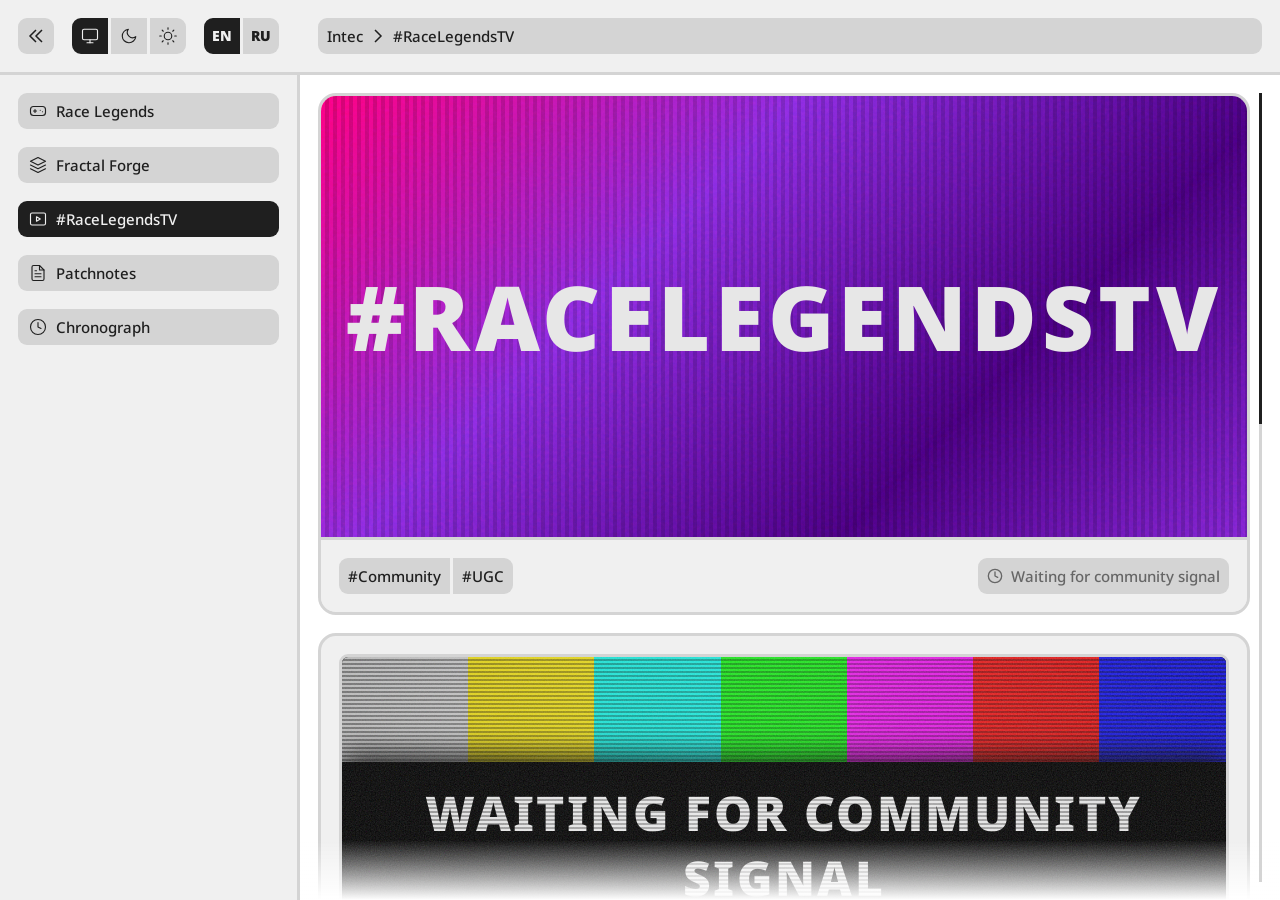
<file: rltv.html>
<!DOCTYPE html>
<html lang="en" data-theme="system">
<head>
    <meta charset="UTF-8">
    <meta name="viewport" content="width=device-width, initial-scale=1.0">
    <title>Intec | #RaceLegendsTV</title>
    <link rel="preconnect" href="https://fonts.googleapis.com">
    <link rel="preconnect" href="https://fonts.gstatic.com" crossorigin>
    <link href="https://fonts.googleapis.com/css2?family=Noto+Sans:wght@500;900&display=swap" rel="stylesheet">
    <style>
        /* ============================================================
           ПЕРЕМЕННЫЕ ЦВЕТОВЫХ ТЕМ (ИНВЕРСИЯ)
        ============================================================ */
        :root {
            --c-bg: #000000;
            --c-bg-rgb: 0, 0, 0;
            --c-panel: #111111;
            --c-border: #1F1F1F;
            --c-text: #E7E7E7;
            --c-sub: #8C8C8C;
            --c-canvas: 231, 231, 231;
        }

        html[data-theme="light"] {
            --c-bg: #FFFFFF;
            --c-bg-rgb: 255, 255, 255;
            --c-panel: #F0F0F0;
            --c-border: #D4D4D4;
            --c-text: #1F1F1F;
            --c-sub: #666666;
            --c-canvas: 31, 31, 31;
        }

        /* МЕДЛЕННАЯ АНИМАЦИЯ для фона и крупных элементов */
        body, .top-bar, .sidebar, .main-area, .hero-card, .content-card,
        .hero-footer, .info-console, .tag, .breadcrumbs, .v-track,
        .tv-combined-card, .tv-screen {
            transition: background-color 0.3s ease, border-color 0.3s ease, color 0.3s ease;
        }

        /* БЫСТРАЯ АНИМАЦИЯ для кнопок и блока громкости */
        .nav-btn, .back-btn, .toggle-btn, .vol-box, .vol-box input, .vol-box span {
            transition: background-color 0.1s ease, border-color 0.1s ease, color 0.1s ease;
        }

        svg {
            transition: stroke 0.1s ease, fill 0.1s ease;
        }

        /* ============================================================
           СИСТЕМА ЛОКАЛИЗАЦИИ
        ============================================================ */
        html[lang="en"] [data-lang="ru"] {
            display: none !important;
        }

        html[lang="ru"] [data-lang="en"] {
            display: none !important;
        }

        /* ============================================================
           СБРОС СТИЛЕЙ И БАЗА
        ============================================================ */
        * {
            box-sizing: border-box;
            margin: 0;
            padding: 0;
        }

        body, html {
            width: 100vw;
            height: 100vh;
            height: 100dvh;
            background: var(--c-bg);
            font-family: 'Noto Sans', sans-serif;
            overflow: hidden;
            user-select: none;
            display: flex;
            flex-direction: column;
            touch-action: none;
        }

        /* ============================================================
           ВЕРХНЯЯ ПАНЕЛЬ И КНОПКИ
        ============================================================ */
        .top-bar {
            height: 75px;
            background: var(--c-panel);
            border-bottom: 3px solid var(--c-border);
            display: flex;
            align-items: center;
            padding: 18px;
            width: 100%;
            flex-shrink: 0;
            z-index: 10;
        }

        .back-btn {
            width: 36px;
            height: 36px;
            background: var(--c-border);
            border-radius: 9px;
            margin-right: 18px;
            display: flex;
            justify-content: center;
            align-items: center;
            cursor: pointer;
            border: 2px solid transparent;
            flex-shrink: 0;
        }

            .back-btn svg {
                width: 18px;
                height: 18px;
                stroke: var(--c-text);
                fill: none;
                stroke-width: 1.5px;
                stroke-linecap: butt;
                stroke-linejoin: miter;
            }

        @media (hover: hover) {
            .back-btn:hover {
                border-color: var(--c-text);
            }
        }

        .back-btn:active {
            background: var(--c-text);
        }

            .back-btn:active svg {
                stroke: var(--c-panel);
            }

        .settings-group {
            display: flex;
            align-items: center;
            gap: 18px;
            margin-right: 39px;
            flex-shrink: 0;
        }

        .toggle-block {
            display: flex;
            gap: 3px;
        }

        .toggle-btn {
            width: 36px;
            height: 36px;
            background: var(--c-border);
            border: 2px solid transparent;
            display: flex;
            justify-content: center;
            align-items: center;
            cursor: pointer;
            color: var(--c-text);
        }

            .toggle-btn svg {
                width: 18px;
                height: 18px;
                stroke: currentColor;
                fill: none;
                stroke-width: 1.5px;
                stroke-linecap: round;
                stroke-linejoin: round;
            }

            .toggle-btn.text-btn {
                font-size: 14px;
                font-weight: 900;
                line-height: 1;
            }

        .toggle-block > *:first-child {
            border-top-left-radius: 9px;
            border-bottom-left-radius: 9px;
        }

        .toggle-block > *:last-child {
            border-top-right-radius: 9px;
            border-bottom-right-radius: 9px;
        }

        @media (hover: hover) {
            .toggle-btn:hover {
                border-color: var(--c-text);
            }
        }

        .toggle-btn.active, .toggle-btn:active {
            background: var(--c-text);
            color: var(--c-panel);
            border-color: var(--c-text);
        }

            .toggle-btn:active svg, .toggle-btn.active svg {
                stroke: var(--c-panel);
            }

        .breadcrumbs {
            flex-grow: 1;
            height: 36px;
            background: var(--c-border);
            border-radius: 9px;
            display: flex;
            align-items: center;
            padding: 0 9px;
            min-width: 0;
        }

        .bc-text {
            color: var(--c-text);
            font-size: 15px;
            font-weight: 500;
            line-height: normal;
            padding: 3px 0;
            display: block;
            white-space: nowrap;
            overflow: hidden;
            text-overflow: ellipsis;
        }

        .bc-icon {
            width: 18px;
            height: 18px;
            margin: 0 6px;
            stroke: var(--c-text);
            fill: none;
            stroke-width: 1.5px;
            flex-shrink: 0;
        }

        /* ============================================================
           БОКОВАЯ ПАНЕЛЬ И КОНТЕНТ
        ============================================================ */
        .content-wrapper {
            display: flex;
            flex-grow: 1;
            width: 100%;
            overflow: hidden;
        }

        .sidebar {
            width: 300px;
            height: 100%;
            background: var(--c-panel);
            border-right: 3px solid var(--c-border);
            flex-shrink: 0;
            z-index: 5;
        }

        .sidebar-nav {
            display: flex;
            flex-direction: column;
            gap: 18px;
            padding: 18px;
        }

        .nav-btn {
            width: 100%;
            height: 36px;
            background: var(--c-border);
            border-radius: 9px;
            display: flex;
            align-items: center;
            padding: 0 9px;
            cursor: pointer;
            border: 2px solid transparent;
            color: var(--c-text);
            text-decoration: none;
        }

            .nav-btn .nav-icon {
                width: 18px;
                height: 18px;
                margin-right: 9px;
                stroke: currentColor;
                fill: none;
                stroke-width: 1.5px;
                stroke-linecap: round;
                stroke-linejoin: round;
                flex-shrink: 0;
            }

            .nav-btn span {
                font-size: 15px;
                font-weight: 500;
                line-height: normal;
                padding: 3px 0;
                display: block;
                white-space: nowrap;
            }

        @media (hover: hover) {
            .nav-btn:hover {
                border-color: var(--c-text);
            }
        }

        .nav-btn:active, .nav-btn.active {
            background: var(--c-text);
            color: var(--c-panel);
        }

        .main-area {
            flex-grow: 1;
            background: var(--c-bg);
            position: relative;
            overflow: hidden;
            touch-action: none;
        }

        /* ============================================================
           СИСТЕМА СКРОЛЛИНГА
        ============================================================ */
        .main-clip {
            position: absolute;
            inset: 0;
            overflow: hidden;
            z-index: 2;
            touch-action: none;
        }

        .main-panel {
            position: relative;
            width: 100%;
            min-height: 100%;
            display: flex;
            flex-direction: column;
            align-items: flex-start;
            will-change: transform;
        }

        .main-grad-bottom, .main-grad-top {
            position: absolute;
            left: 0;
            right: 0;
            height: 60px;
            pointer-events: none;
            opacity: 0;
            transition: opacity 0.25s;
            z-index: 10;
        }

        .main-grad-bottom {
            bottom: 0;
            background: linear-gradient(to bottom, rgba(var(--c-bg-rgb),0) 0%, rgba(var(--c-bg-rgb),1) 100%);
        }

        .main-grad-top {
            top: 0;
            background: linear-gradient(to bottom, rgba(var(--c-bg-rgb),1) 0%, rgba(var(--c-bg-rgb),0) 100%);
        }

        .v-slider-container {
            position: absolute;
            right: 18px;
            top: 18px;
            bottom: 18px;
            width: 3px;
            z-index: 25;
            display: flex;
            justify-content: center;
        }

        .v-track {
            width: 3px;
            height: 100%;
            background: var(--c-border);
            position: relative;
        }

        .v-thumb {
            width: 3px;
            top: 0;
            left: 0;
            background: var(--c-text);
            position: absolute;
            cursor: grab;
            touch-action: none;
        }

            .v-thumb:active {
                cursor: grabbing;
            }

            .v-thumb::after {
                content: '';
                position: absolute;
                top: -10px;
                bottom: -10px;
                left: -20px;
                right: -20px;
            }

        .cards-layout {
            width: 100%;
            padding: 18px 30px 18px 18px;
            display: flex;
            flex-direction: column;
            gap: 18px;
        }

        .hero-card, .content-card {
            width: 100%;
            background: var(--c-panel);
            border: 3px solid var(--c-border);
            border-radius: 18px;
            overflow: hidden;
        }

        /* ============================================================
           HERO БЛОК
        ============================================================ */
        .hero-banner {
            position: relative;
            width: 100%;
            height: 441px;
            display: flex;
            justify-content: center;
            align-items: center;
            background: linear-gradient(135deg, #ff007f 0%, #8a2be2 12.5%, #4b0082 25%, #8a2be2 37.5%, #ff007f 50%, #8a2be2 62.5%, #4b0082 75%, #8a2be2 87.5%, #ff007f 100%);
            background-size: 150vw 150vw;
            animation: gradientFlow 18s linear infinite;
            will-change: background-position;
            overflow: hidden;
        }

        @keyframes gradientFlow {
            0% {
                background-position: 0vw 0vw;
            }

            100% {
                background-position: -75vw -75vw;
            }
        }

        .hero-banner::before {
            content: '';
            position: absolute;
            inset: 0;
            background: repeating-linear-gradient(90deg, transparent, transparent 4px, rgba(0,0,0,0.15) 4px, rgba(0,0,0,0.15) 8px);
            z-index: 1;
        }

        .hero-banner::after {
            content: '';
            position: absolute;
            inset: 0;
            background-image: url('data:image/svg+xml,%3Csvg viewBox="0 0 200 200" xmlns="http://www.w3.org/2000/svg"%3E%3Cfilter id="noiseFilter"%3E%3CfeTurbulence type="fractalNoise" baseFrequency="0.65" numOctaves="3" stitchTiles="stitch"/%3E%3C/filter%3E%3Crect width="100%25" height="100%25" filter="url(%23noiseFilter)"/%3E%3C/svg%3E');
            opacity: 0.25;
            mix-blend-mode: overlay;
            z-index: 2;
        }

        .hero-title {
            position: relative;
            z-index: 5;
            font-size: clamp(36px, 7vw, 96px);
            font-weight: 900;
            color: #E7E7E7;
            text-transform: uppercase;
            letter-spacing: 0.05em;
            text-align: center;
            padding: 0 18px;
            line-height: 1.1;
        }

        .hero-footer {
            height: 75px;
            background: var(--c-panel);
            border-top: 3px solid var(--c-border);
            display: flex;
            align-items: center;
            justify-content: space-between;
            padding: 0 18px;
        }

        .tags-group {
            display: flex;
            gap: 3px;
        }

        .tag {
            height: 36px;
            padding: 0 9px;
            background: var(--c-border);
            color: var(--c-text);
            font-size: 15px;
            font-weight: 500;
            display: flex;
            align-items: center;
            justify-content: center;
            border-radius: 9px;
        }

        .tags-group .tag:not(:last-child) {
            border-top-right-radius: 0;
            border-bottom-right-radius: 0;
        }

        .tags-group .tag:not(:first-child) {
            border-top-left-radius: 0;
            border-bottom-left-radius: 0;
        }

        .tag svg {
            width: 16px;
            height: 16px;
            margin-right: 8px;
            stroke: currentColor;
            fill: none;
            stroke-width: 2px;
            stroke-linecap: round;
            stroke-linejoin: round;
        }

        .tag-status {
            color: var(--c-sub);
        }

        /* ============================================================
           TV СЕКЦИЯ КОМБИНИРОВАННАЯ (ЭКРАН + УПРАВЛЕНИЕ)
        ============================================================ */
        .tv-combined-card {
            width: 100%;
            background: var(--c-panel);
            border: 3px solid var(--c-border);
            border-radius: 18px;
            padding: 18px;
            display: flex;
            flex-direction: column;
            gap: 18px;
        }

        .tv-screen {
            width: 100%;
            aspect-ratio: 21 / 9;
            min-height: 200px;
            background: #000;
            border-radius: 9px;
            border: 3px solid var(--c-border);
            position: relative;
            overflow: hidden;
            box-shadow: inset 0 0 50px rgba(0,0,0,1);
            display: flex;
            align-items: center;
            justify-content: center;
            flex-shrink: 0;
        }

        #tvVideoPlayer {
            position: absolute;
            inset: 0;
            width: 100%;
            height: 100%;
            object-fit: contain;
            background: #000;
            z-index: 5;
            transition: opacity 0s;
        }

        .tv-bars {
            position: absolute;
            inset: 0;
            z-index: 1;
            background: repeating-linear-gradient(to right, #cccccc 0%, #cccccc 14.28%, #e4d924 14.28%, #e4d924 28.56%, #24e4d9 28.56%, #24e4d9 42.84%, #24e424 42.84%, #24e424 57.12%, #e424e4 57.12%, #e424e4 71.4%, #e42424 71.4%, #e42424 85.68%, #2424e4 85.68%, #2424e4 100%);
        }

        .tv-text-box {
            position: relative;
            z-index: 2;
            background: #050505;
            color: #E7E7E7;
            padding: 18px 36px;
            font-size: 48px;
            font-weight: 900;
            text-transform: uppercase;
            letter-spacing: 0.05em;
            text-align: center;
            box-shadow: 0 0 30px rgba(0,0,0,0.9);
        }

        .scanlines {
            position: absolute;
            inset: 0;
            z-index: 10;
            pointer-events: none;
            background: linear-gradient(rgba(18, 16, 16, 0) 50%, rgba(0, 0, 0, 0.25) 50%);
            background-size: 100% 4px;
        }

        .crt-overlay {
            position: absolute;
            inset: 0;
            z-index: 15;
            pointer-events: none;
            background: radial-gradient(circle, rgba(255,255,255,0.03) 0%, rgba(0,0,0,0.4) 100%);
            mix-blend-mode: overlay;
            animation: crtFlicker 0.15s infinite;
        }

        .vhs-noise {
            position: absolute;
            inset: 0;
            z-index: 16;
            pointer-events: none;
            background-image: url('data:image/svg+xml,%3Csvg viewBox="0 0 200 200" xmlns="http://www.w3.org/2000/svg"%3E%3Cfilter id="n"%3E%3CfeTurbulence type="fractalNoise" baseFrequency="1.5" numOctaves="3" stitchTiles="stitch"/%3E%3C/filter%3E%3Crect width="100%25" height="100%25" filter="url(%23n)" opacity="1"/%3E%3C/svg%3E');
            opacity: 0.15;
            mix-blend-mode: screen;
            filter: contrast(3);
            animation: noiseJitter 0.3s steps(3) infinite;
        }

        .osd-text {
            position: absolute;
            z-index: 20;
            color: #00ff00;
            font-family: 'Courier New', Courier, monospace;
            font-size: 24px;
            font-weight: bold;
            text-shadow: 2px 2px 0px #000, 0 0 10px #00ff00;
            pointer-events: none;
            text-transform: uppercase;
        }

            .osd-text.top-right {
                top: 18px;
                right: 24px;
            }

        .osd-blink {
            animation: recBlink 1s infinite;
        }

        .tv-screen.switching {
            background: #000;
        }

            .tv-screen.switching #tvVideoPlayer {
                opacity: 0;
            }

            .tv-screen.switching .tv-bars, .tv-screen.switching .tv-text-box,
            .tv-screen.switching .crt-overlay, .tv-screen.switching .scanlines {
                display: none !important;
            }

            .tv-screen.switching .vhs-noise {
                opacity: 1 !important;
                mix-blend-mode: normal !important;
                filter: grayscale(1) contrast(4) brightness(1.5) !important;
                animation: noiseJitter 0.05s steps(2) infinite !important;
                background-color: #111;
            }

        .tv-screen.paused * {
            animation-play-state: paused !important;
        }

        @keyframes crtFlicker {
            0% {
                opacity: 0.95;
            }

            50% {
                opacity: 1;
            }

            100% {
                opacity: 0.98;
            }
        }

        @keyframes noiseJitter {
            0% {
                background-position: 0 0;
            }

            100% {
                background-position: 100% 100%;
            }
        }

        @keyframes recBlink {
            0%, 49% {
                opacity: 1;
            }

            50%, 100% {
                opacity: 0;
            }
        }

        /* ============================================================
           БЛОК УПРАВЛЕНИЯ ТЕЛЕВИЗОРОМ И ГРОМКОСТЬЮ
        ============================================================ */
        .tv-controls-bar {
            width: 100%;
            height: 36px;
            display: flex;
            align-items: center;
            justify-content: space-between;
        }

        .tv-actions-group {
            display: flex;
            align-items: center;
            gap: 18px;
        }

        /* ОБНОВЛЕННЫЙ БЛОК ГРОМКОСТИ (VOL-BOX) */
        .vol-box {
            width: 63px;
            height: 36px;
            background: var(--c-border);
            display: flex;
            justify-content: center;
            align-items: center;
            border: 2px solid transparent;
            cursor: text;
        }

        /* Обводка при наведении */
        @media (hover: hover) {
            .vol-box:hover {
                border-color: var(--c-text);
            }
        }

        /* Инверсия цвета при активации (клике внутри поля) */
        .vol-box:focus-within {
            background: var(--c-text);
            border-color: var(--c-text);
        }

        .vol-box input {
            width: 26px;
            background: transparent;
            border: none;
            color: var(--c-text);
            font-size: 15px;
            font-weight: 500;
            font-family: 'Noto Sans', sans-serif;
            text-align: right;
            outline: none;
            padding: 0;
            margin: 0;
        }

        .vol-box span {
            color: var(--c-sub);
            font-size: 15px;
            font-weight: 500;
            margin-left: 4px;
            user-select: none;
            display: inline-block;
        }

        /* Инвертируем текст внутри, когда блок белый */
        .vol-box:focus-within input,
        .vol-box:focus-within span {
            color: var(--c-panel);
        }

        .vol-slider {
            -webkit-appearance: none;
            appearance: none;
            width: 114px;
            height: 18px;
            border-radius: 4.5px;
            background: var(--c-border);
            outline: none;
            cursor: pointer;
            display: block;
        }

            .vol-slider::-webkit-slider-thumb {
                -webkit-appearance: none;
                appearance: none;
                width: 12px;
                height: 18px;
                border-radius: 4.5px;
                background: var(--c-text);
            }

            .vol-slider::-moz-range-thumb {
                width: 12px;
                height: 18px;
                border: none;
                border-radius: 4.5px;
                background: var(--c-text);
            }

        /* ============================================================
           КОНТЕНТНЫЕ КАРТОЧКИ И ТЕКСТ
        ============================================================ */
        .content-card {
            padding: 18px;
            display: flex;
            align-items: center;
            justify-content: space-between;
            gap: 18px;
        }

            .content-card:nth-child(odd) {
                flex-direction: row-reverse;
            }

        .info-text {
            flex: 1;
            color: var(--c-sub);
            font-size: 21px;
            font-weight: 500;
            line-height: 1.5;
            text-align: justify;
            min-width: 0;
        }

            .info-text h2 {
                color: var(--c-text);
                font-size: 42px;
                font-weight: 900;
                letter-spacing: 0.05em;
                margin-bottom: 18px;
                text-align: left;
            }

            .info-text .highlight {
                color: var(--c-text);
            }

        .info-console {
            width: 240px;
            height: 240px;
            background: var(--c-bg);
            border: 3px solid var(--c-border);
            border-radius: 9px;
            flex-shrink: 0;
            position: relative;
            overflow: hidden;
        }

            .info-console canvas {
                display: block;
                width: 100%;
                height: 100%;
            }

        /* ============================================================
           МОБИЛЬНЫЙ АДАПТИВ
        ============================================================ */
        @media (max-width: 900px) {
            .top-bar {
                height: 37.5px;
                padding: 9px;
                border-bottom-width: 1.5px;
            }

            .back-btn {
                width: 18px;
                height: 18px;
                border-radius: 4.5px;
                margin-right: 9px;
                border-width: 1px;
            }

                .back-btn svg {
                    width: 9px;
                    height: 9px;
                    stroke-width: 1px;
                }

            .settings-group {
                gap: 9px;
                margin-right: 19.5px;
            }

            .toggle-block {
                gap: 1.5px;
            }

            .toggle-btn {
                width: 18px;
                height: 18px;
                border-width: 1px;
            }

                .toggle-btn svg {
                    width: 9px;
                    height: 9px;
                    stroke-width: 1px;
                }

                .toggle-btn.text-btn {
                    font-size: 7px;
                }

            .toggle-block > *:first-child {
                border-top-left-radius: 4.5px;
                border-bottom-left-radius: 4.5px;
            }

            .toggle-block > *:last-child {
                border-top-right-radius: 4.5px;
                border-bottom-right-radius: 4.5px;
            }

            .breadcrumbs {
                height: 18px;
                border-radius: 4.5px;
                padding: 0 4.5px;
            }

            .bc-text {
                font-size: 7.5px;
                padding: 1px 0;
            }

            .bc-icon {
                width: 9px;
                height: 9px;
                margin: 0 3px;
                stroke-width: 1px;
            }

            .sidebar {
                width: 150px;
                border-right-width: 1.5px;
            }

            .sidebar-nav {
                gap: 9px;
                padding: 9px;
            }

            .nav-btn {
                height: 18px;
                border-radius: 4.5px;
                padding: 0 4.5px;
                border-width: 1px;
            }

                .nav-btn .nav-icon {
                    width: 9px;
                    height: 9px;
                    margin-right: 4.5px;
                    stroke-width: 1px;
                }

                .nav-btn span {
                    font-size: 7.5px;
                    padding: 1px 0;
                }

            .main-grad-bottom, .main-grad-top {
                height: 30px;
            }

            .v-slider-container {
                right: 4px;
                top: 9px;
                bottom: 9px;
                width: 3px;
            }

            .v-track {
                width: 1.5px;
            }

            .v-thumb {
                width: 1.5px;
            }

            .cards-layout {
                padding: 9px 15px 9px 9px;
                gap: 9px;
            }

            .hero-card, .content-card, .tv-combined-card {
                border-width: 1.5px;
                border-radius: 9px;
            }

            .hero-banner {
                height: 160px;
            }

            /* ЖЕСТКОЕ ОГРАНИЧЕНИЕ ТЕКСТА ДЛЯ МОБИЛОК (ВЕРТ/ГОРИЗ) */
            .hero-title {
                font-size: clamp(24px, 7.5vw, 42px);
            }

            .hero-footer {
                height: 37.5px;
                border-top-width: 1.5px;
                padding: 0 9px;
            }

            .tags-group {
                gap: 1.5px;
            }

            .tag {
                height: 18px;
                padding: 0 4.5px;
                font-size: 7px;
                border-radius: 4.5px;
            }

                .tag svg {
                    width: 8px;
                    height: 8px;
                    margin-right: 4px;
                    stroke-width: 1px;
                }

            .tv-combined-card {
                padding: 9px;
                gap: 9px;
            }

            .tv-screen {
                border-radius: 4.5px;
                border-width: 1.5px;
            }

            .tv-text-box {
                font-size: 16px;
                padding: 6px 16px;
                border-width: 1px;
                box-shadow: 0 0 10px rgba(0,0,0,0.9);
            }

            .osd-text {
                font-size: 12px;
            }

                .osd-text.top-right {
                    top: 9px;
                    right: 12px;
                }

            .tv-controls-bar {
                height: 18px;
            }

            .tv-actions-group {
                gap: 9px;
            }

            .vol-box {
                width: 31.5px;
                height: 18px;
                border-width: 1px;
            }

                .vol-box input {
                    width: 14px;
                    font-size: 8px;
                }

                .vol-box span {
                    font-size: 8px;
                    margin-left: 2px;
                }

            .vol-slider {
                width: 57px;
                height: 9px;
                border-radius: 2.25px;
            }

                .vol-slider::-webkit-slider-thumb {
                    width: 6px;
                    height: 9px;
                    border-radius: 2.25px;
                }

                .vol-slider::-moz-range-thumb {
                    width: 6px;
                    height: 9px;
                    border-radius: 2.25px;
                }

            .content-card {
                padding: 9px;
                gap: 9px;
            }

            .info-text {
                font-size: 9px;
            }

                .info-text h2 {
                    font-size: 16px;
                    margin-bottom: 6px;
                }

            .info-console {
                width: 90px;
                height: 90px;
                border-width: 1px;
                border-radius: 4.5px;
            }
        }

        @media (max-width: 900px) and (orientation: portrait) {
            .back-btn {
                margin-right: 19.5px;
            }

            .settings-group {
                gap: 9px;
                margin-right: 9px;
            }

            .sidebar {
                width: auto;
            }

                .sidebar .nav-btn {
                    width: 18px;
                    padding: 0;
                    justify-content: center;
                }

                    .sidebar .nav-btn .nav-icon {
                        margin-right: 0;
                    }

                    .sidebar .nav-btn span {
                        display: none;
                    }
        }
    </style>
</head>
<body>

    <header class="top-bar">
        <div class="back-btn"><svg viewBox="0 0 18 18"><path d="M 9 3 L 3 9 L 9 15 M 15 3 L 9 9 L 15 15" /></svg></div>

        <div class="settings-group">
            <div class="toggle-block theme-group">
                <div class="toggle-btn" data-theme-val="system" title="Системная тема"><svg viewBox="0 0 24 24"><rect x="2" y="3" width="20" height="14" rx="2" ry="2" fill="none" stroke="currentColor" /><line x1="8" y1="21" x2="16" y2="21" /><line x1="12" y1="17" x2="12" y2="21" /></svg></div>
                <div class="toggle-btn" data-theme-val="dark" title="Темная тема"><svg viewBox="0 0 24 24"><path d="M21 12.79A9 9 0 1 1 11.21 3 7 7 0 0 0 21 12.79z" fill="none" stroke="currentColor" /></svg></div>
                <div class="toggle-btn" data-theme-val="light" title="Светлая тема"><svg viewBox="0 0 24 24"><circle cx="12" cy="12" r="5" fill="none" stroke="currentColor" /><line x1="12" y1="1" x2="12" y2="3" /><line x1="12" y1="21" x2="12" y2="23" /><line x1="4.22" y1="4.22" x2="5.64" y2="5.64" /><line x1="18.36" y1="18.36" x2="19.78" y2="19.78" /><line x1="1" y1="12" x2="3" y2="12" /><line x1="21" y1="12" x2="23" y2="12" /><line x1="4.22" y1="19.78" x2="5.64" y2="18.36" /><line x1="18.36" y1="5.64" x2="19.78" y2="4.22" /></svg></div>
            </div>
            <div class="toggle-block lang-group">
                <div class="toggle-btn text-btn" data-lang-val="en">EN</div>
                <div class="toggle-btn text-btn" data-lang-val="ru">RU</div>
            </div>
        </div>

        <div class="breadcrumbs">
            <span class="bc-text">Intec</span>
            <svg class="bc-icon" viewBox="0 0 18 18"><path d="M 6 3 L 12 9 L 6 15" /></svg>
            <span class="bc-text">#RaceLegendsTV</span>
        </div>
    </header>

    <div class="content-wrapper">
        <aside class="sidebar">
            <div class="sidebar-nav">
                <div class="nav-btn">
                    <svg class="nav-icon" viewBox="0 0 24 24"><rect x="2" y="6" width="20" height="12" rx="4" /><path d="M6 12h4M8 10v4M15 11h.01M18 13h.01" /></svg><span>Race Legends</span>
                </div>
                <div class="nav-btn">
                    <svg class="nav-icon" viewBox="0 0 24 24"><polygon points="12 2 2 7 12 12 22 7 12 2" /><polyline points="2 12 12 17 22 12" /><polyline points="2 17 12 22 22 17" /></svg><span>Fractal Forge</span>
                </div>
                <div class="nav-btn active">
                    <svg class="nav-icon" viewBox="0 0 24 24"><rect x="2" y="4" width="20" height="16" rx="2" ry="2" /><polygon points="10 9 15 12 10 15 10 9" /></svg><span>#RaceLegendsTV</span>
                </div>
                <div class="nav-btn">
                    <svg class="nav-icon" viewBox="0 0 24 24"><path d="M14 2H6a2 2 0 0 0-2 2v16a2 2 0 0 0 2 2h12a2 2 0 0 0 2-2V8z" /><path d="M14 2v6h6" /><line x1="16" y1="13" x2="8" y2="13" /><line x1="16" y1="17" x2="8" y2="17" /><line x1="10" y1="9" x2="8" y2="9" /></svg>
                    <span data-lang="en">Patchnotes</span><span data-lang="ru">Патчноуты</span>
                </div>
                <div class="nav-btn">
                    <svg class="nav-icon" viewBox="0 0 24 24"><circle cx="12" cy="12" r="10" /><polyline points="12 6 12 12 16 14" /></svg>
                    <span data-lang="en">Chronograph</span><span data-lang="ru">Хронограф</span>
                </div>
            </div>
        </aside>

        <main class="main-area">
            <div class="main-clip" id="mainClip">
                <div class="main-panel" id="mainPanel">
                    <div class="cards-layout">

                        <div class="hero-card">
                            <div class="hero-banner"><h1 class="hero-title">#RaceLegendsTV</h1></div>
                            <div class="hero-footer">
                                <div class="tags-group">
                                    <div class="tag">#Community</div><div class="tag">#UGC</div>
                                </div>
                                <div class="tags-group">
                                    <div class="tag tag-status">
                                        <svg viewBox="0 0 24 24"><circle cx="12" cy="12" r="10"></circle><polyline points="12 6 12 12 16 14"></polyline></svg>
                                        <span data-lang="en">Waiting for community signal</span><span data-lang="ru">Ожидание сигнала сообщества</span>
                                    </div>
                                </div>
                            </div>
                        </div>

                        <!-- ЕДИНЫЙ БЛОК: ТЕЛЕВИЗОР + УПРАВЛЕНИЕ -->
                        <div class="tv-combined-card">

                            <!-- Видео Экран -->
                            <div class="tv-screen" id="tvScreen">
                                <div class="tv-bars" id="tvBars"></div>
                                <div class="tv-text-box" id="tvTextBox">
                                    <span data-lang="en">WAITING FOR COMMUNITY SIGNAL</span>
                                    <span data-lang="ru">ОЖИДАНИЕ СИГНАЛА СООБЩЕСТВА</span>
                                </div>

                                <video id="tvVideoPlayer" playsinline style="display: none;"></video>

                                <div class="scanlines"></div>
                                <div class="crt-overlay"></div>
                                <div class="vhs-noise"></div>
                                <div class="osd-text top-right osd-blink" id="osdPause" style="display: none; align-items: center; gap: 8px;">
                                    PAUSE
                                    <svg viewBox="0 0 24 24" style="width: 1em; height: 1em; fill: currentColor; filter: drop-shadow(2px 2px 0px #000) drop-shadow(0 0 10px #00ff00);">
                                        <rect x="6" y="4" width="4" height="16" />
                                        <rect x="14" y="4" width="4" height="16" />
                                    </svg>
                                </div>
                            </div>

                            <!-- Панель управления -->
                            <div class="tv-controls-bar">
                                <div class="breadcrumbs" style="flex-grow: 0; min-width: auto;">
                                    <span class="bc-text" id="localTimeClock">00:00</span>
                                </div>

                                <div class="tv-actions-group">
                                    <div class="toggle-block">
                                        <div class="toggle-btn" onclick="changeChannel('prev')" title="Previous">
                                            <svg viewBox="0 0 24 24">
                                                <polygon points="17 20 7 12 17 4 17 20" fill="none" stroke="currentColor" stroke-width="1.5" stroke-linejoin="round" />
                                                <line x1="5" y1="4" x2="5" y2="20" fill="none" stroke="currentColor" stroke-width="1.5" stroke-linecap="round" />
                                            </svg>
                                        </div>
                                        <div class="toggle-btn active" id="btnPause" onclick="togglePause()" title="Pause/Play">
                                            <svg viewBox="0 0 24 24">
                                                <rect x="7" y="5" width="3" height="14" rx="1" fill="none" stroke="currentColor" stroke-width="1.5" />
                                                <rect x="14" y="5" width="3" height="14" rx="1" fill="none" stroke="currentColor" stroke-width="1.5" />
                                            </svg>
                                        </div>
                                        <div class="toggle-btn" onclick="changeChannel('next')" title="Next">
                                            <svg viewBox="0 0 24 24">
                                                <polygon points="7 4 17 12 7 20 7 4" fill="none" stroke="currentColor" stroke-width="1.5" stroke-linejoin="round" />
                                                <line x1="19" y1="4" x2="19" y2="20" fill="none" stroke="currentColor" stroke-width="1.5" stroke-linecap="round" />
                                            </svg>
                                        </div>

                                        <!-- Блок ввода громкости -->
                                        <div class="vol-box">
                                            <input type="text" id="volInput" value="0" inputmode="numeric" maxlength="3">
                                            <span>%</span>
                                        </div>
                                    </div>

                                    <div class="vol-slider-wrap">
                                        <input type="range" class="vol-slider" id="volSlider" min="0" max="100" step="1" value="0">
                                    </div>
                                </div>
                            </div>
                        </div>

                        <!-- ИНФОРМАЦИОННЫЕ БЛОКИ -->
                        <div class="content-card">
                            <div class="info-text">
                                <div data-lang="en">
                                    <h2>The loading screen is yours</h2>
                                    <p>Compiling shaders is a boring routine. I decided to turn loading screens into in-game television through the <span class="highlight">#RaceLegendsTV</span> project. Caught an epic moment on stream or prepared interesting game info? Edit a video of max 3-5 minutes and upload it to YouTube or TikTok with the hashtag <span class="highlight">#RaceLegendsTV</span>. I will embed the best videos into the game as stylized TV commercials for our local fictional social network. Players will see your content, and at the end of the video, your real QR code with a link to the original video will appear. You make a great show, and I give you a <span class="highlight">free audience</span>.</p>
                                </div>
                                <div data-lang="ru">
                                    <h2>Экран загрузки принадлежит вам</h2>
                                    <p>Компиляция шейдеров — скучная рутина. Я решил превратить экраны загрузки во внутриигровое телевидение через проект <span class="highlight">#RaceLegendsTV</span>. Засняли эпичный момент со стрима или подготовили интересную информацию по игре? Смонтируйте ролик длиной максимум 3-5 минут и заливайте в YouTube или TikTok с хештегом <span class="highlight">#RaceLegendsTV</span>. Лучшие видео я зашью в игру в виде стилизованной ТВ-рекламы нашей местной выдуманной соцсети. Игроки увидят ваш контент, а в конце ролика появится ваш реальный QR-код со ссылкой на оригинальное видео. Вы делаете классное шоу, а я даю вам <span class="highlight">бесплатную аудиторию</span>.</p>
                                </div>
                            </div>
                            <div class="info-console"><canvas class="mini-console" data-type="rltv_upload"></canvas></div>
                        </div>

                        <div class="content-card">
                            <div class="info-text">
                                <div data-lang="en">
                                    <h2>Shoot your commercial</h2>
                                    <p>#RaceLegendsTV is also a chance to <span class="highlight">expand the game's lore</span>. I give complete freedom for creativity. Shoot an absurd commercial for a fictional product from the Race Legends universe. Sell the viewers a can of "liquid meat", make a video in the spirit of crazy Thai ads, or record fake news. The main rule is to keep it within the same 3-5 minutes. If the video is high quality and fits the vibe, I add it to the rotation, and it becomes <span class="highlight">official television canon</span>.</p>
                                </div>
                                <div data-lang="ru">
                                    <h2>Снимай свою рекламу</h2>
                                    <p>#RaceLegendsTV — это еще и шанс <span class="highlight">расширить лор игры</span>. Я даю полную свободу для креатива. Снимите абсурдную рекламу выдуманного продукта из вселенной Race Legends. Продайте зрителям банку «жидкого мяса», сделайте ролик в духе безумной тайской рекламы или запишите фейковые новости. Главное правило — уложиться в те же 3-5 минут. Если видео качественное и попадает в вайб — я добавляю его в ротацию, и оно становится <span class="highlight">официальным телевизионным каноном</span>.</p>
                                </div>
                            </div>
                            <div class="info-console"><canvas class="mini-console" data-type="rltv_clapper"></canvas></div>
                        </div>

                    </div>
                </div>

                <div class="main-grad-bottom" id="mainGradBottom"></div>
                <div class="main-grad-top" id="mainGradTop"></div>
            </div>

            <div class="v-slider-container">
                <div class="v-track" id="vTrack"><div class="v-thumb" id="vThumb"></div></div>
            </div>
        </main>
    </div>

    <script>
        // ============================================================
        //  СИСТЕМА ЗВУКОВ: ПРИРОДНЫЙ LO-FI (БЕЗ ПИСКОВ И ОБРЫВОВ)
        // ============================================================
        let sharedAudioCtx = null;
        let audioUnlocked = false;
        let volBoxWasFocused = false;

        function playTone(type, startFreq, endFreq, maxVol, duration, attackTime = 0.003) {
            try {
                if (!sharedAudioCtx) sharedAudioCtx = new (window.AudioContext || window.webkitAudioContext)();
                if (sharedAudioCtx.state === 'suspended') {
                    sharedAudioCtx.resume().catch(() => { });
                    if (sharedAudioCtx.state === 'suspended') return;
                }
                const osc = sharedAudioCtx.createOscillator();
                const gainNode = sharedAudioCtx.createGain();
                osc.type = type;
                const now = sharedAudioCtx.currentTime;
                osc.frequency.setValueAtTime(startFreq, now);
                osc.frequency.exponentialRampToValueAtTime(endFreq, now + duration);
                gainNode.gain.setValueAtTime(0, now);
                gainNode.gain.linearRampToValueAtTime(maxVol, now + attackTime);
                gainNode.gain.exponentialRampToValueAtTime(0.0001, now + duration);
                gainNode.gain.linearRampToValueAtTime(0, now + duration + 0.01);
                osc.connect(gainNode);
                gainNode.connect(sharedAudioCtx.destination);
                osc.start(now);
                osc.stop(now + duration + 0.02);
            } catch (e) { }
        }

        let lastHoverTime = 0;

        function playUIHover(e) {
            if (e && e.pointerType !== 'mouse') return;
            const tgt = e.currentTarget;
            if (tgt) {
                if (tgt.classList.contains('active')) return;
                if (tgt.classList.contains('vol-box') && tgt.contains(document.activeElement)) return;
            }
            const now = Date.now();
            if (now - lastHoverTime < 40) return;
            lastHoverTime = now;
            playTone('sine', 180, 250, 0.35, 0.04, 0.005);
        }

        function playUIClick(e) {
            const tgt = e.currentTarget;
            if (tgt) {
                if (tgt.classList.contains('active') && tgt.id !== 'btnPause') return;
                if (tgt.classList.contains('vol-box') && volBoxWasFocused) return;
            }
            playTone('sine', 190, 150, 0.6, 0.05, 0.0025);
        }

        document.addEventListener('DOMContentLoaded', () => {
            const volBox = document.querySelector('.vol-box');
            if (volBox) volBox.addEventListener('pointerdown', () => { volBoxWasFocused = document.activeElement === document.getElementById('volInput'); });
            document.querySelectorAll('.back-btn, .toggle-btn, .nav-btn, .vol-box').forEach(btn => {
                btn.addEventListener('pointerenter', playUIHover);
                btn.addEventListener('click', playUIClick, true);
            });
            const unlockAudio = () => {
                if (audioUnlocked) return;
                if (!sharedAudioCtx) sharedAudioCtx = new (window.AudioContext || window.webkitAudioContext)();
                if (sharedAudioCtx.state === 'suspended') sharedAudioCtx.resume().then(() => { audioUnlocked = true; }).catch(() => { });
                else audioUnlocked = true;
                if (audioUnlocked) ['click', 'pointerdown', 'touchstart', 'keydown'].forEach(evt => document.removeEventListener(evt, unlockAudio));
            };
            ['click', 'pointerdown', 'touchstart', 'keydown'].forEach(evt => document.addEventListener(evt, unlockAudio, { passive: true }));
        });
    </script>

    <script>
        // ============================================================
        //  ЛОГИКА ПЕРЕКЛЮЧЕНИЯ ТЕМ И ЯЗЫКА
        // ============================================================
        const rootTheme = document.documentElement;
        let currentCanvasColor = '231, 231, 231';
        const themeBtns = document.querySelectorAll('.theme-group .toggle-btn');
        const sysMedia = window.matchMedia('(prefers-color-scheme: light)');

        function applyTheme(themeVal) {
            let isLight = themeVal === 'system' ? sysMedia.matches : themeVal === 'light';
            if (isLight) rootTheme.setAttribute('data-theme', 'light'); else rootTheme.removeAttribute('data-theme');
            try { localStorage.setItem('rl-theme', themeVal); } catch (e) { }
            themeBtns.forEach(btn => { if (btn.getAttribute('data-theme-val') === themeVal) btn.classList.add('active'); else btn.classList.remove('active'); });
            setTimeout(() => { currentCanvasColor = getComputedStyle(rootTheme).getPropertyValue('--c-canvas').trim(); }, 50);
            setTimeout(syncVolumeTrack, 50);
        }

        themeBtns.forEach(btn => btn.addEventListener('click', () => applyTheme(btn.getAttribute('data-theme-val'))));
        sysMedia.addEventListener('change', () => { let current = 'system'; try { current = localStorage.getItem('rl-theme') || 'system'; } catch (e) { } if (current === 'system') applyTheme('system'); });

        const langBtns = document.querySelectorAll('.lang-group .toggle-btn');
        function applyLang(langVal) {
            rootTheme.setAttribute('lang', langVal);
            try { localStorage.setItem('rl-lang', langVal); } catch (e) { }
            langBtns.forEach(btn => { if (btn.getAttribute('data-lang-val') === langVal) btn.classList.add('active'); else btn.classList.remove('active'); });
        }
        langBtns.forEach(btn => btn.addEventListener('click', () => applyLang(btn.getAttribute('data-lang-val'))));

        let savedTheme = 'system'; try { savedTheme = localStorage.getItem('rl-theme') || 'system'; } catch (e) { } applyTheme(savedTheme);
        let savedLang = 'en'; try { savedLang = localStorage.getItem('rl-lang') || 'en'; } catch (e) { } applyLang(savedLang);

        // ============================================================
        //  ЛОГИКА УПРАВЛЕНИЯ ГРОМКОСТЬЮ И ТЕЛЕВИЗОРОМ
        // ============================================================
        const volInput = document.getElementById('volInput');
        const volSlider = document.getElementById('volSlider');
        const tvScreen = document.getElementById('tvScreen');
        const tvBars = document.getElementById('tvBars');
        const tvTextBox = document.getElementById('tvTextBox');
        const tvVideoPlayer = document.getElementById('tvVideoPlayer');
        const osdPause = document.getElementById('osdPause');
        const btnPause = document.getElementById('btnPause');

        function syncVolumeTrack() {
            const val = volSlider.value;
            volSlider.style.background = `linear-gradient(to right, var(--c-sub) 0%, var(--c-sub) ${val}%, var(--c-border) ${val}%, var(--c-border) 100%)`;
            if (tvVideoPlayer) tvVideoPlayer.volume = val / 100;
        }

        volInput.addEventListener('input', () => {
            const originalVal = volInput.value;
            const numbersOnly = originalVal.replace(/\D/g, '');
            if (originalVal !== numbersOnly || originalVal === '') volInput.value = '0';
            else { let num = parseInt(numbersOnly, 10); if (num > 100) num = 100; volInput.value = num.toString(); }
            volSlider.value = volInput.value; syncVolumeTrack();
        });

        volInput.addEventListener('focus', () => volInput.select());
        volInput.addEventListener('keydown', (e) => { if (e.key === 'Enter') volInput.blur(); });
        volSlider.addEventListener('input', () => { volInput.value = volSlider.value; syncVolumeTrack(); });
        syncVolumeTrack();

        // ============================================================
        //  ПЛЕЙЛИСТ И ЗАЩИТА ОТ БИТЫХ ФАЙЛОВ (GITHUB АВТОЗАГРУЗКА)
        // ============================================================
        let playlist = [];
        let currentVideoIndex = 0;
        let isTVPaused = false;

        const GITHUB_USER = 'ZAKFUN35';
        const GITHUB_REPO = 'Intec';
        const FOLDER_NAME = 'videos';

        async function fetchPlaylist() {
            try {
                const response = await fetch(`https://api.github.com/repos/${GITHUB_USER}/${GITHUB_REPO}/contents/${FOLDER_NAME}`);
                if (!response.ok) throw new Error('Папка не найдена');
                const files = await response.json();
                playlist = files.filter(file => file.name.endsWith('.mp4') || file.name.endsWith('.webm')).map(file => file.download_url);
                initTV();
            } catch (error) {
                console.warn('Не удалось загрузить плейлист из GitHub.', error);
                playlist = [];
                initTV();
            }
        }
        fetchPlaylist();

        function hasVideos() { return Array.isArray(playlist) && playlist.length > 0; }
        function shuffleArray(array) { for (let i = array.length - 1; i > 0; i--) { const j = Math.floor(Math.random() * (i + 1));[array[i], array[j]] = [array[j], array[i]]; } }
        function formatTime(timeInSeconds) { if (isNaN(timeInSeconds)) return "0:00"; const m = Math.floor(timeInSeconds / 60); const s = Math.floor(timeInSeconds % 60).toString().padStart(2, '0'); return `${m}:${s}`; }

        function updateTVClock() {
            if (hasVideos()) return;
            const now = new Date(); const hrs = String(now.getHours()).padStart(2, '0'); const mins = String(now.getMinutes()).padStart(2, '0');
            document.getElementById('localTimeClock').textContent = `${hrs}:${mins}`;
        }
        setInterval(updateTVClock, 1000); updateTVClock();

        if (tvVideoPlayer) {
            tvVideoPlayer.addEventListener('timeupdate', () => { if (!hasVideos()) return; document.getElementById('localTimeClock').textContent = `${formatTime(tvVideoPlayer.currentTime)} / ${formatTime(tvVideoPlayer.duration)}`; });
            tvVideoPlayer.addEventListener('loadedmetadata', () => { if (!hasVideos()) return; document.getElementById('localTimeClock').textContent = `0:00 / ${formatTime(tvVideoPlayer.duration)}`; });
            tvVideoPlayer.addEventListener('ended', () => { if (hasVideos()) changeChannel('next'); });
            tvVideoPlayer.addEventListener('error', (e) => {
                console.warn("Видео не найдено или повреждено, удаляем из очереди:", playlist[currentVideoIndex]);
                playlist.splice(currentVideoIndex, 1);
                if (hasVideos()) { currentVideoIndex = currentVideoIndex % playlist.length; loadVideo(currentVideoIndex); } else initTV();
            });
        }

        function initTV() {
            if (hasVideos()) {
                tvBars.style.display = 'none'; tvTextBox.style.display = 'none'; tvVideoPlayer.style.display = 'block';
                shuffleArray(playlist); loadVideo(currentVideoIndex);
            } else {
                tvVideoPlayer.style.display = 'none'; tvBars.style.display = 'block'; tvTextBox.style.display = 'block'; updateTVClock();
            }
        }

        function loadVideo(index) {
            if (!hasVideos()) return;
            tvVideoPlayer.src = playlist[index]; tvVideoPlayer.volume = volSlider.value / 100;
            if (!isTVPaused) { let playPromise = tvVideoPlayer.play(); if (playPromise !== undefined) playPromise.catch(error => { console.log("Автоплей заблокирован браузером"); }); }
        }

        const iconPause = `<svg viewBox="0 0 24 24"><rect x="7" y="5" width="3" height="14" rx="1" fill="none" stroke="currentColor" stroke-width="1.5"/><rect x="14" y="5" width="3" height="14" rx="1" fill="none" stroke="currentColor" stroke-width="1.5"/></svg>`;
        const iconPlay = `<svg viewBox="0 0 24 24"><polygon points="7 4 19 12 7 20 7 4" fill="none" stroke="currentColor" stroke-width="1.5" stroke-linejoin="round"/></svg>`;

        function playStaticNoiseSound() {
            try {
                if (!sharedAudioCtx) sharedAudioCtx = new (window.AudioContext || window.webkitAudioContext)();
                if (sharedAudioCtx.state === 'suspended') sharedAudioCtx.resume();
                const duration = 0.5; const bufferSize = sharedAudioCtx.sampleRate * duration; const buffer = sharedAudioCtx.createBuffer(1, bufferSize, sharedAudioCtx.sampleRate); const data = buffer.getChannelData(0);
                let b0 = 0, b1 = 0, b2 = 0, b3 = 0, b4 = 0, b5 = 0, b6 = 0;
                for (let i = 0; i < bufferSize; i++) {
                    let white = Math.random() * 2 - 1;
                    b0 = 0.99886 * b0 + white * 0.0555179; b1 = 0.99332 * b1 + white * 0.0750759; b2 = 0.96900 * b2 + white * 0.1538520; b3 = 0.86650 * b3 + white * 0.3104856; b4 = 0.55000 * b4 + white * 0.5329522; b5 = -0.7616 * b5 - white * 0.0168980;
                    data[i] = b0 + b1 + b2 + b3 + b4 + b5 + b6 + white * 0.5362; data[i] *= 0.11; b6 = white * 0.115926;
                }
                const noise = sharedAudioCtx.createBufferSource(); noise.buffer = buffer;
                const gain = sharedAudioCtx.createGain(); const currentVol = volSlider ? (parseInt(volSlider.value, 10) / 100) : 0; const maxVol = 0.15 * currentVol;
                gain.gain.setValueAtTime(0, sharedAudioCtx.currentTime); gain.gain.linearRampToValueAtTime(maxVol, sharedAudioCtx.currentTime + 0.05); gain.gain.setValueAtTime(maxVol, sharedAudioCtx.currentTime + 0.35); gain.gain.linearRampToValueAtTime(0, sharedAudioCtx.currentTime + duration);
                noise.connect(gain); gain.connect(sharedAudioCtx.destination); noise.start();
            } catch (e) { }
        }

        function changeChannel(direction = 'next') {
            tvScreen.classList.remove('switching');
            setTimeout(() => {
                tvScreen.classList.add('switching'); playStaticNoiseSound();
                if (hasVideos()) {
                    tvVideoPlayer.pause();
                    setTimeout(() => { if (direction === 'next') currentVideoIndex = (currentVideoIndex + 1) % playlist.length; else currentVideoIndex = (currentVideoIndex - 1 + playlist.length) % playlist.length; loadVideo(currentVideoIndex); }, 250);
                }
                setTimeout(() => { tvScreen.classList.remove('switching'); }, 500);
            }, 10);
            if (isTVPaused) togglePause();
        }

        function togglePause() {
            isTVPaused = !isTVPaused;
            if (isTVPaused) { btnPause.innerHTML = iconPlay; btnPause.classList.remove('active'); osdPause.style.display = 'flex'; tvScreen.classList.add('paused'); if (hasVideos()) tvVideoPlayer.pause(); }
            else { btnPause.innerHTML = iconPause; btnPause.classList.add('active'); osdPause.style.display = 'none'; tvScreen.classList.remove('paused'); if (hasVideos()) tvVideoPlayer.play(); }
        }

        // ============================================================
        //  АНИМАЦИИ МИНИ-КОНСОЛЕЙ И СКРОЛЛИНГ
        // ============================================================
        let time = 0; let panelOffset = 0;
        const consoles = document.querySelectorAll('.mini-console'); const consData = []; const consSize = 240, consDots = 32, consStep = consSize / consDots;

        consoles.forEach(c => { const dpr = window.devicePixelRatio || 1; c.width = consSize * dpr; c.height = consSize * dpr; const ctx = c.getContext('2d'); ctx.scale(dpr, dpr); consData.push({ canvas: c, ctx: ctx, type: c.getAttribute('data-type'), isVisible: false }); });
        const canvasObserver = new IntersectionObserver((entries) => { entries.forEach(entry => { const data = consData.find(d => d.canvas === entry.target); if (data) data.isVisible = entry.isIntersecting; }); }, { root: document.getElementById('mainClip'), rootMargin: "100px", threshold: 0 });
        consoles.forEach(c => canvasObserver.observe(c));

        function drawConsoles() {
            const t = time * 2;
            consData.forEach(c => {
                if (!c.isVisible) return;
                const ctx = c.ctx; ctx.clearRect(0, 0, consSize, consSize);
                for (let ix = 0; ix < consDots; ix++) {
                    for (let iy = 0; iy < consDots; iy++) {
                        let x = ix * consStep + consStep / 2; let y = iy * consStep + consStep / 2; let nx = (ix / (consDots - 1)) * 2 - 1; let ny = (iy / (consDots - 1)) * 2 - 1; let alpha = 0.1;

                        if (c.type === 'rltv_upload') {
                            let t_sec = t * 0.85; let phase = t_sec % 4;
                            if (phase < 2.5) {
                                let fillProgress = Math.min(1, phase / 2); let fillAngle = fillProgress * Math.PI * 2; let ang = Math.atan2(nx, -ny); if (ang < 0) ang += Math.PI * 2;
                                let dist = Math.hypot(nx, ny); if (dist > 0.6 && dist < 0.7) { if (ang <= fillAngle) alpha = 1.0; else alpha = 0.2; }
                                let rot = phase * Math.PI; let rx = nx * Math.cos(rot) - ny * Math.sin(rot); let ry = nx * Math.sin(rot) + ny * Math.cos(rot); let maxDist = Math.max(Math.abs(rx), Math.abs(ry)); if (maxDist > 0.15 && maxDist < 0.22) alpha = 1.0;
                            } else if (phase >= 2.5 && phase < 3) { alpha = 0.1; }
                            else {
                                let isFail = false;
                                if (iy >= 12 && iy <= 18) {
                                    if (ix === 7 || (iy === 12 && ix >= 7 && ix <= 10) || (iy === 15 && ix >= 7 && ix <= 9)) isFail = true;
                                    if ((ix === 12 && iy >= 13) || (ix === 15 && iy >= 13) || (iy === 12 && ix >= 13 && ix <= 14) || (iy === 15 && ix >= 12 && ix <= 15)) isFail = true;
                                    if (ix === 18 || (iy === 12 && ix >= 17 && ix <= 19) || (iy === 18 && ix >= 17 && ix <= 19)) isFail = true;
                                    if (ix === 21 || (iy === 18 && ix >= 21 && ix <= 24)) isFail = true;
                                }
                                if (isFail) alpha = 1.0;
                            }
                        } else if (c.type === 'rltv_clapper') {
                            let boardAlpha = 0; if (nx >= -0.6 && nx <= 0.6 && ny >= 0.1 && ny <= 0.6) boardAlpha = 0.7;
                            let cycle = (t * 2) % 2; let theta = 0;
                            if (cycle < 0.3) theta = -0.6 * (cycle / 0.3); else if (cycle < 0.7) theta = -0.6; else if (cycle < 0.8) theta = -0.6 * (1 - (cycle - 0.7) / 0.1); else theta = 0;
                            let dx = nx - (-0.6); let dy = ny - 0.05; let rx = dx * Math.cos(-theta) - dy * Math.sin(-theta); let ry = dx * Math.sin(-theta) + dy * Math.cos(-theta);
                            if (rx >= 0 && rx <= 1.2 && ry >= -0.15 && ry <= 0) { if ((rx * 6) % 1 > 0.5) boardAlpha = 1.0; else boardAlpha = 0.3; }
                            if (boardAlpha > 0) alpha = Math.max(alpha, boardAlpha);
                        }
                        ctx.fillStyle = `rgba(${currentCanvasColor}, ${alpha})`; ctx.beginPath(); ctx.arc(x, y, alpha > 0.2 ? 2.0 : 1.0, 0, Math.PI * 2); ctx.fill();
                    }
                }
            });
            time += 0.007; requestAnimationFrame(drawConsoles);
        }
        drawConsoles();

        const mainClip = document.getElementById('mainClip'), mainPanel = document.getElementById('mainPanel'), vTrack = document.getElementById('vTrack'), vThumb = document.getElementById('vThumb'), mainGradBottom = document.getElementById('mainGradBottom'), mainGradTop = document.getElementById('mainGradTop');
        function getPanelMaxOffset() { return Math.max(0, mainPanel.scrollHeight - mainClip.clientHeight); }
        function setPanelOffset(o) { const max = getPanelMaxOffset(); panelOffset = Math.max(0, Math.min(o, max)); mainPanel.style.transform = `translateY(-${panelOffset}px)`; mainGradBottom.style.opacity = (panelOffset < max) && (max > 0) ? '1' : '0'; mainGradTop.style.opacity = panelOffset > 0 ? '1' : '0'; updateVSlider(); }
        function updateVSlider() { const max = getPanelMaxOffset(); if (max <= 0) { vThumb.style.height = '100%'; vThumb.style.top = '0px'; return; } const th = Math.max((mainClip.clientHeight / mainPanel.scrollHeight) * vTrack.clientHeight, 40); vThumb.style.height = `${th}px`; vThumb.style.top = `${(panelOffset / max) * (vTrack.clientHeight - th)}px`; }
        const resizeObserver = new ResizeObserver(() => { const max = getPanelMaxOffset(); if (panelOffset > max) panelOffset = max; setPanelOffset(panelOffset); }); resizeObserver.observe(mainPanel);
        mainClip.addEventListener('wheel', e => { e.preventDefault(); setPanelOffset(panelOffset + e.deltaY); }, { passive: false }); window.addEventListener('resize', () => setPanelOffset(panelOffset));
        window.addEventListener('keydown', e => { if (['INPUT', 'TEXTAREA', 'BUTTON', 'SELECT'].includes(document.activeElement.tagName)) return; const step = 60; const pageStep = mainClip.clientHeight * 0.8; let newOffset = panelOffset; let handled = false; switch (e.key) { case 'ArrowUp': newOffset -= step; handled = true; break; case 'ArrowDown': newOffset += step; handled = true; break; case 'PageUp': newOffset -= pageStep; handled = true; break; case 'PageDown': newOffset += pageStep; handled = true; break; case ' ': newOffset += e.shiftKey ? -pageStep : pageStep; handled = true; break; case 'Home': newOffset = 0; handled = true; break; case 'End': newOffset = getPanelMaxOffset(); handled = true; break; } if (handled) { e.preventDefault(); setPanelOffset(newOffset); } });
        let activeDrag = false, startY, startPanelOffset; vThumb.addEventListener('pointerdown', e => { activeDrag = true; startY = e.pageY; startPanelOffset = panelOffset; vThumb.setPointerCapture(e.pointerId); e.stopPropagation(); });
        vThumb.addEventListener('pointermove', e => { if (activeDrag) { e.preventDefault(); const trackSpace = vTrack.clientHeight - vThumb.offsetHeight; if (trackSpace > 0) setPanelOffset(startPanelOffset + ((e.pageY - startY) / trackSpace) * getPanelMaxOffset()); } });
        vThumb.addEventListener('pointerup', e => { activeDrag = false; try { vThumb.releasePointerCapture(e.pointerId); } catch (err) { } }); vThumb.addEventListener('pointercancel', e => { activeDrag = false; try { vThumb.releasePointerCapture(e.pointerId); } catch (err) { } });
        let touchStartY = 0, touchStartOffset = 0, touchVelocity = 0, lastTouchY = 0, lastTouchTime = 0, inertiaFrame;
        mainClip.addEventListener('touchstart', (e) => { if (e.target.tagName === 'INPUT') return; if (e.touches.length > 1) return; cancelAnimationFrame(inertiaFrame); touchStartY = e.touches[0].clientY; lastTouchY = touchStartY; lastTouchTime = Date.now(); touchStartOffset = panelOffset; }, { passive: false });
        mainClip.addEventListener('touchmove', (e) => { if (e.target.tagName === 'INPUT') return; if (e.touches.length > 1) return; e.preventDefault(); const touchY = e.touches[0].clientY; const now = Date.now(); touchVelocity = (touchY - lastTouchY) / (now - lastTouchTime || 1); lastTouchY = touchY; lastTouchTime = now; setPanelOffset(touchStartOffset + (touchStartY - touchY)); }, { passive: false });
        mainClip.addEventListener('touchend', (e) => { if (e.target.tagName === 'INPUT') return; let v = touchVelocity * 15; const step = () => { if (Math.abs(v) < 0.5) return; let prevOffset = panelOffset; setPanelOffset(panelOffset - v); if (panelOffset === prevOffset) { v = 0; return; } v *= 0.92; inertiaFrame = requestAnimationFrame(step); }; step(); });
    </script>
</body>
</html>
</file>
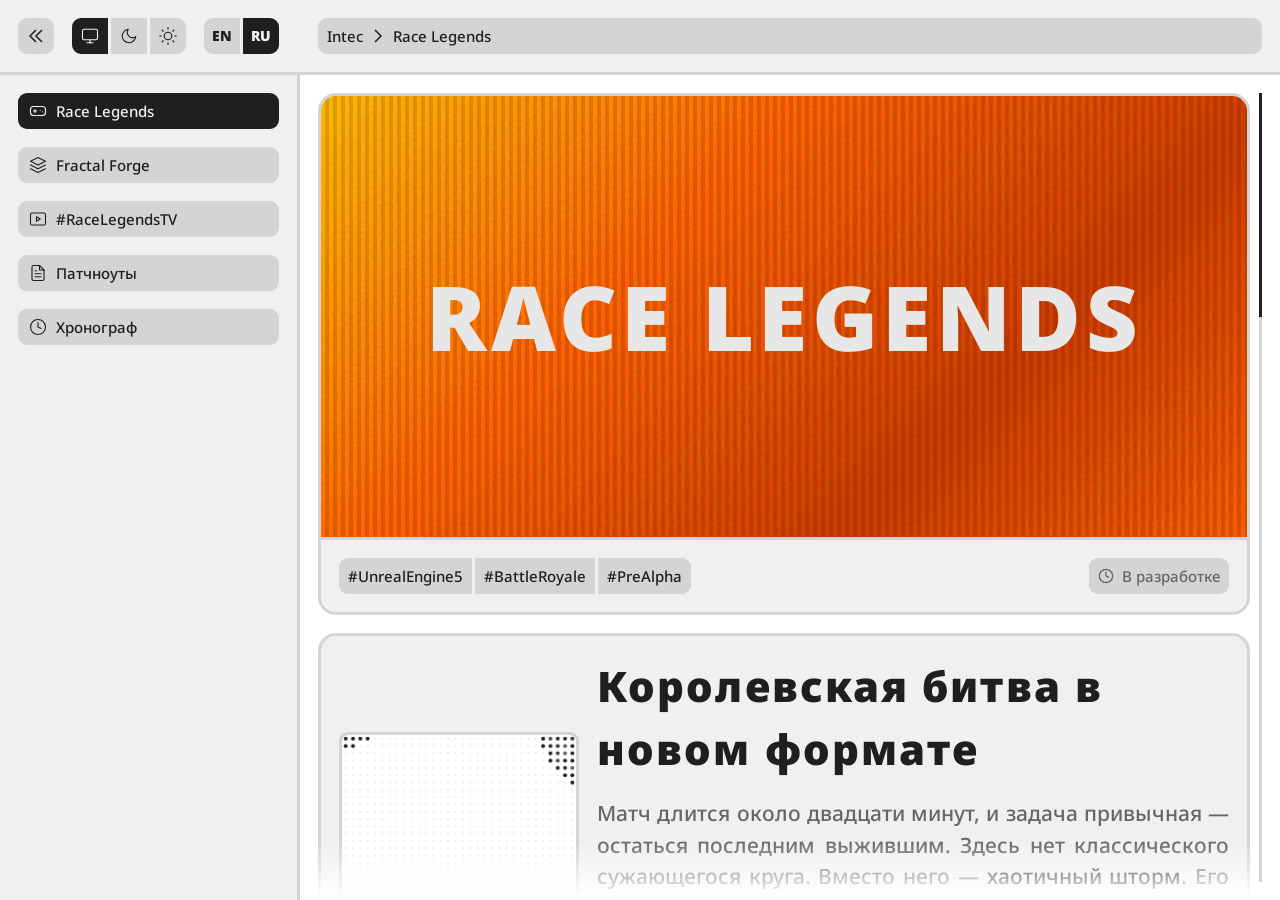
<file: ru/rl.html>
<!DOCTYPE html>
<html lang="ru" data-theme="system">
<head>
    <meta charset="UTF-8">
    <meta name="viewport" content="width=device-width, initial-scale=1.0">
    <title>Intec | Race Legends</title>
    <link rel="preconnect" href="https://fonts.googleapis.com">
    <link rel="preconnect" href="https://fonts.gstatic.com" crossorigin>
    <link href="https://fonts.googleapis.com/css2?family=Noto+Sans:wght@500;900&display=swap" rel="stylesheet">
    <style>
        /* ============================================================
           ПЕРЕМЕННЫЕ ЦВЕТОВЫХ ТЕМ (ИНВЕРСИЯ)
        ============================================================ */
        :root {
            --c-bg: #000000;
            --c-bg-rgb: 0, 0, 0;
            --c-panel: #111111;
            --c-border: #1F1F1F;
            --c-text: #E7E7E7;
            --c-sub: #8C8C8C;
            --c-canvas: 231, 231, 231;
        }

        html[data-theme="light"] {
            --c-bg: #FFFFFF;
            --c-bg-rgb: 255, 255, 255;
            --c-panel: #F0F0F0;
            --c-border: #D4D4D4;
            --c-text: #1F1F1F;
            --c-sub: #666666;
            --c-canvas: 31, 31, 31;
        }

        /* МЕДЛЕННАЯ АНИМАЦИЯ для фона и крупных элементов */
        body, .top-bar, .sidebar, .main-area, .hero-card, .content-card, 
        .hero-footer, .info-console, .tag, .breadcrumbs, .v-track {
            transition: background-color 0.3s ease, border-color 0.3s ease, color 0.3s ease;
        }

        /* БЫСТРАЯ АНИМАЦИЯ для кнопок */
        .nav-btn, .back-btn, .toggle-btn {
            transition: background-color 0.1s ease, border-color 0.1s ease, color 0.1s ease;
        }
        svg { transition: stroke 0.1s ease, fill 0.1s ease; }

        /* ============================================================
           СБРОС СТИЛЕЙ И БАЗА
        ============================================================ */
        * { box-sizing: border-box; margin: 0; padding: 0; -webkit-tap-highlight-color: transparent; }
        
        /* Плавное появление страницы при загрузке */
        body {
            opacity: 0;
            animation: fadeIn 0.5s ease forwards;
        }
        @keyframes fadeIn {
            to { opacity: 1; }
        }
        
        body, html {
            width: 100vw; 
            height: 100vh;
            height: 100dvh; 
            background: var(--c-bg); font-family: 'Noto Sans', sans-serif;
            overflow: hidden; user-select: none;
            display: flex; flex-direction: column; 
            touch-action: none; 
        }
        
        a { text-decoration: none; color: inherit; }

        /* ============================================================
           ВЕРХНЯЯ ПАНЕЛЬ И КНОПКИ
        ============================================================ */
        .top-bar {
            height: 75px; background: var(--c-panel); border-bottom: 3px solid var(--c-border); 
            display: flex; align-items: center; padding: 18px; width: 100%; flex-shrink: 0; z-index: 10;
        }

        .back-btn {
            width: 36px; height: 36px; background: var(--c-border); border-radius: 9px; margin-right: 18px;
            display: flex; justify-content: center; align-items: center; cursor: pointer; border: 2px solid transparent; flex-shrink: 0;
        }
        .back-btn svg { width: 18px; height: 18px; stroke: var(--c-text); fill: none; stroke-width: 1.5px; stroke-linecap: butt; stroke-linejoin: miter; }
        
        @media (hover: hover) { .back-btn:hover { border-color: var(--c-text); } }
        .back-btn:active { background: var(--c-text); }
        .back-btn:active svg { stroke: var(--c-panel); }

        .settings-group { display: flex; align-items: center; gap: 18px; margin-right: 39px; flex-shrink: 0; }
        .toggle-block { display: flex; gap: 3px; }

        .toggle-btn {
            width: 36px; height: 36px; background: var(--c-border); border: 2px solid transparent;
            display: flex; justify-content: center; align-items: center; cursor: pointer; color: var(--c-text);
        }
        .toggle-btn svg { width: 18px; height: 18px; stroke: currentColor; fill: none; stroke-width: 1.5px; stroke-linecap: round; stroke-linejoin: round; }
        .toggle-btn.text-btn { font-size: 14px; font-weight: 900; line-height: 1; }

        .toggle-block > *:first-child { border-top-left-radius: 9px; border-bottom-left-radius: 9px; }
        .toggle-block > *:last-child { border-top-right-radius: 9px; border-bottom-right-radius: 9px; }
        
        @media (hover: hover) { .toggle-btn:hover { border-color: var(--c-text); } }
        .toggle-btn.active { background: var(--c-text); color: var(--c-panel); border-color: var(--c-text); pointer-events: none; }

        .breadcrumbs { flex-grow: 1; height: 36px; background: var(--c-border); border-radius: 9px; display: flex; align-items: center; padding: 0 9px; min-width: 0; }
        .bc-text { color: var(--c-text); font-size: 15px; font-weight: 500; line-height: normal; padding: 3px 0; display: block; white-space: nowrap; overflow: hidden; text-overflow: ellipsis; }
        .bc-icon { width: 18px; height: 18px; margin: 0 6px; stroke: var(--c-text); fill: none; stroke-width: 1.5px; flex-shrink: 0; }

        /* ============================================================
           БОКОВАЯ ПАНЕЛЬ И КОНТЕНТ
        ============================================================ */
        .content-wrapper { display: flex; flex-grow: 1; width: 100%; overflow: hidden; }
        
        .sidebar { width: 300px; height: 100%; background: var(--c-panel); border-right: 3px solid var(--c-border); flex-shrink: 0; z-index: 5; }
        .sidebar-nav { display: flex; flex-direction: column; gap: 18px; padding: 18px; }

        .nav-btn {
            width: 100%; height: 36px; background: var(--c-border); border-radius: 9px; display: flex; align-items: center; 
            padding: 0 9px; cursor: pointer; border: 2px solid transparent; color: var(--c-text); text-decoration: none;
        }
        .nav-btn .nav-icon { width: 18px; height: 18px; margin-right: 9px; stroke: currentColor; fill: none; stroke-width: 1.5px; stroke-linecap: round; stroke-linejoin: round; flex-shrink: 0; }
        .nav-btn span { font-size: 15px; font-weight: 500; line-height: normal; padding: 3px 0; display: block; white-space: nowrap; }
        
        @media (hover: hover) { .nav-btn:hover { border-color: var(--c-text); } }
        .nav-btn:active, .nav-btn.active { background: var(--c-text); color: var(--c-panel); }

        .main-area { flex-grow: 1; background: var(--c-bg); position: relative; overflow: hidden; touch-action: none; }

        /* ============================================================
           СИСТЕМА СКРОЛЛИНГА И ГРАДИЕНТНЫЕ ТЕНИ
        ============================================================ */
        .main-clip { position: absolute; inset: 0; overflow: hidden; z-index: 2; touch-action: none; }
        .main-panel { position: relative; width: 100%; min-height: 100%; display: flex; flex-direction: column; align-items: flex-start; will-change: transform; }

        .main-grad-bottom, .main-grad-top { position: absolute; left: 0; right: 0; height: 60px; pointer-events: none; opacity: 0; transition: opacity 0.25s; z-index: 10; }
        .main-grad-bottom { bottom: 0; background: linear-gradient(to bottom, rgba(var(--c-bg-rgb),0) 0%, rgba(var(--c-bg-rgb),1) 100%); }
        .main-grad-top    { top: 0;    background: linear-gradient(to bottom, rgba(var(--c-bg-rgb),1) 0%, rgba(var(--c-bg-rgb),0) 100%); }

        .v-slider-container { position: absolute; right: 18px; top: 18px; bottom: 18px; width: 3px; z-index: 25; display: flex; justify-content: center; }
        .v-track { width: 3px; height: 100%; background: var(--c-border); position: relative; }
        .v-thumb { width: 3px; top: 0; left: 0; background: var(--c-text); position: absolute; cursor: grab; touch-action: none; }
        .v-thumb:active { cursor: grabbing; }
        .v-thumb::after { content: ''; position: absolute; top: -10px; bottom: -10px; left: -20px; right: -20px; }

        /* ============================================================
           SPA АНИМАЦИЯ ПЕРЕХОДА
        ============================================================ */
        .cards-layout {
            width: 100%; padding: 18px 30px 18px 18px; display: flex; flex-direction: column; gap: 18px;
            transition: opacity 0.3s ease, transform 0.3s ease;
        }
        .cards-layout.fade-out {
            opacity: 0;
            transform: translateY(10px);
        }

        /* ============================================================
           СИСТЕМА ОТСТУПОВ МЕЙН-БЛОКА И КАРТОЧКИ
        ============================================================ */
        .hero-card, .content-card { width: 100%; background: var(--c-panel); border: 3px solid var(--c-border); border-radius: 18px; overflow: hidden; }

        /* ============================================================
           HERO БЛОК
        ============================================================ */
        .hero-banner {
            position: relative; width: 100%; height: 441px; display: flex; justify-content: center; align-items: center;
            background: linear-gradient(135deg, #ffb300 0%, #ff5e00 12.5%, #cc3a00 25%, #ff5e00 37.5%, #ffb300 50%, #ff5e00 62.5%, #cc3a00 75%, #ff5e00 87.5%, #ffb300 100%);
            background-size: 150vw 150vw; animation: gradientFlow 18s linear infinite; will-change: background-position; overflow: hidden;
        }
        @keyframes gradientFlow { 0% { background-position: 0vw 0vw; } 100% { background-position: -75vw -75vw; } }

        .hero-banner::before { content: ''; position: absolute; inset: 0; background: repeating-linear-gradient(90deg, transparent, transparent 4px, rgba(0,0,0,0.15) 4px, rgba(0,0,0,0.15) 8px); z-index: 1; }
        .hero-banner::after { content: ''; position: absolute; inset: 0; background-image: url('data:image/svg+xml,%3Csvg viewBox="0 0 200 200" xmlns="http://www.w3.org/2000/svg"%3E%3Cfilter id="noiseFilter"%3E%3CfeTurbulence type="fractalNoise" baseFrequency="0.65" numOctaves="3" stitchTiles="stitch"/%3E%3C/filter%3E%3Crect width="100%25" height="100%25" filter="url(%23noiseFilter)"/%3E%3C/svg%3E'); opacity: 0.25; mix-blend-mode: overlay; z-index: 2; }
        
        .hero-title { position: relative; z-index: 5; font-size: clamp(36px, 7vw, 96px); font-weight: 900; color: #E7E7E7; text-transform: uppercase; letter-spacing: 0.05em; text-align: center; padding: 0 18px; line-height: 1.1; }

        .hero-footer { height: 75px; background: var(--c-panel); border-top: 3px solid var(--c-border); display: flex; align-items: center; justify-content: space-between; padding: 0 18px; }
        .tags-group { display: flex; gap: 3px; }
        .tag { height: 36px; padding: 0 9px; background: var(--c-border); color: var(--c-text); font-size: 15px; font-weight: 500; display: flex; align-items: center; justify-content: center; border-radius: 9px; }
        .tags-group .tag:not(:last-child) { border-top-right-radius: 0; border-bottom-right-radius: 0; }
        .tags-group .tag:not(:first-child) { border-top-left-radius: 0; border-bottom-left-radius: 0; }
        .tag svg { width: 16px; height: 16px; margin-right: 8px; stroke: currentColor; fill: none; stroke-width: 2px; stroke-linecap: round; stroke-linejoin: round; }
        .tag-status { color: var(--c-sub); }

        /* ============================================================
           КОНТЕНТНЫЕ КАРТОЧКИ И ТЕКСТ
        ============================================================ */
        .content-card { padding: 18px; display: flex; align-items: center; justify-content: space-between; gap: 18px; }
        .content-card:nth-child(even) { flex-direction: row-reverse; }
        .info-text { flex: 1; color: var(--c-sub); font-size: 21px; font-weight: 500; line-height: 1.5; text-align: justify; min-width: 0; }
        .info-text h2 { color: var(--c-text); font-size: 42px; font-weight: 900; letter-spacing: 0.05em; margin-bottom: 18px; text-align: left; }
        .info-text .highlight { color: var(--c-text); }
        .info-console { width: 240px; height: 240px; background: var(--c-bg); border: 3px solid var(--c-border); border-radius: 9px; flex-shrink: 0; position: relative; overflow: hidden; }
        .info-console canvas { display: block; width: 100%; height: 100%; }

        /* ============================================================
           МОБИЛЬНЫЙ АДАПТИВ
        ============================================================ */
        @media (max-width: 900px) {
            .top-bar { height: 37.5px; padding: 9px; border-bottom-width: 1.5px; }
            .back-btn { width: 18px; height: 18px; border-radius: 4.5px; margin-right: 9px; border-width: 1px; }
            .back-btn svg { width: 9px; height: 9px; stroke-width: 1px; }
            .settings-group { gap: 9px; margin-right: 19.5px; }
            .toggle-block { gap: 1.5px; }
            .toggle-btn { width: 18px; height: 18px; border-width: 1px; }
            .toggle-btn svg { width: 9px; height: 9px; stroke-width: 1px; }
            .toggle-btn.text-btn { font-size: 7px; }
            .toggle-block > *:first-child { border-top-left-radius: 4.5px; border-bottom-left-radius: 4.5px; }
            .toggle-block > *:last-child { border-top-right-radius: 4.5px; border-bottom-right-radius: 4.5px; }
            .breadcrumbs { height: 18px; border-radius: 4.5px; padding: 0 4.5px; }
            .bc-text { font-size: 7.5px; padding: 1px 0; }
            .bc-icon { width: 9px; height: 9px; margin: 0 3px; stroke-width: 1px; }
            .sidebar { width: 150px; border-right-width: 1.5px; }
            .sidebar-nav { gap: 9px; padding: 9px; }
            .nav-btn { height: 18px; border-radius: 4.5px; padding: 0 4.5px; border-width: 1px; }
            .nav-btn .nav-icon { width: 9px; height: 9px; margin-right: 4.5px; stroke-width: 1px; }
            .nav-btn span { font-size: 7.5px; padding: 1px 0; }
            .main-grad-bottom, .main-grad-top { height: 30px; }
            .v-slider-container { right: 4px; top: 9px; bottom: 9px; width: 3px; }
            .v-track { width: 1.5px; }
            .v-thumb { width: 1.5px; }
            .cards-layout { padding: 9px 15px 9px 9px; gap: 9px; }
            .hero-card, .content-card { border-width: 1.5px; border-radius: 9px; }
            .hero-banner { height: 160px; }
            .hero-title { font-size: clamp(24px, 7.5vw, 42px); }
            .hero-footer { height: 37.5px; border-top-width: 1.5px; padding: 0 9px; }
            .tags-group { gap: 1.5px; }
            .tag { height: 18px; padding: 0 4.5px; font-size: 7px; border-radius: 4.5px; }
            .tag svg { width: 8px; height: 8px; margin-right: 4px; stroke-width: 1px; }
            .content-card { padding: 9px; gap: 9px; }
            .info-text { font-size: 9px; }
            .info-text h2 { font-size: 14px; margin-bottom: 6px; line-height: 1.2; }
            .info-console { width: 90px; height: 90px; border-width: 1px; border-radius: 4.5px; }
        }

        @media (max-width: 900px) and (orientation: portrait) {
            .back-btn { margin-right: 19.5px; } 
            .settings-group { gap: 9px; margin-right: 9px; } 
            .sidebar { width: auto; }
            .sidebar .nav-btn { width: 18px; padding: 0; justify-content: center; }
            .sidebar .nav-btn .nav-icon { margin-right: 0; }
            .sidebar .nav-btn span { display: none; }
        }
    </style>
</head>
<body>

    <header class="top-bar">
        <!-- Кнопка назад ведет на уровень выше (на стартовый экран) -->
        <a href="../index.html" class="back-btn"><svg viewBox="0 0 18 18"><path d="M 9 3 L 3 9 L 9 15 M 15 3 L 9 9 L 15 15"/></svg></a>
        
        <div class="settings-group">
            <div class="toggle-block theme-group">
                <div class="toggle-btn" data-theme-val="system" title="Системная тема"><svg viewBox="0 0 24 24"><rect x="2" y="3" width="20" height="14" rx="2" ry="2"/><line x1="8" y1="21" x2="16" y2="21"/><line x1="12" y1="17" x2="12" y2="21"/></svg></div>
                <div class="toggle-btn" data-theme-val="dark" title="Темная тема"><svg viewBox="0 0 24 24"><path d="M21 12.79A9 9 0 1 1 11.21 3 7 7 0 0 0 21 12.79z"/></svg></div>
                <div class="toggle-btn" data-theme-val="light" title="Светлая тема"><svg viewBox="0 0 24 24"><circle cx="12" cy="12" r="5"/><line x1="12" y1="1" x2="12" y2="3"/><line x1="12" y1="21" x2="12" y2="23"/><line x1="4.22" y1="4.22" x2="5.64" y2="5.64"/><line x1="18.36" y1="18.36" x2="19.78" y2="19.78"/><line x1="1" y1="12" x2="3" y2="12"/><line x1="21" y1="12" x2="23" y2="12"/><line x1="4.22" y1="19.78" x2="5.64" y2="18.36"/><line x1="18.36" y1="5.64" x2="19.78" y2="4.22"/></svg></div>
            </div>
            <!-- Ссылки для языков: Английская кнопка возвращает назад в корень, Русская некликабельна -->
            <div class="toggle-block lang-group">
                <a href="../rl.html" class="toggle-btn text-btn">EN</a>
                <div class="toggle-btn text-btn active">RU</div>
            </div>
        </div>

        <div class="breadcrumbs">
            <span class="bc-text">Intec</span>
            <svg class="bc-icon" viewBox="0 0 18 18"><path d="M 6 3 L 12 9 L 6 15"/></svg>
            <span class="bc-text">Race Legends</span>
        </div>
    </header>

    <div class="content-wrapper">
        <aside class="sidebar">
            <div class="sidebar-nav">
                <a href="rl.html" class="nav-btn active">
                    <svg class="nav-icon" viewBox="0 0 24 24"><rect x="2" y="6" width="20" height="12" rx="4"/><path d="M6 12h4M8 10v4M15 11h.01M18 13h.01"/></svg><span>Race Legends</span>
                </a>
                <a href="ff.html" class="nav-btn">
                    <svg class="nav-icon" viewBox="0 0 24 24"><polygon points="12 2 2 7 12 12 22 7 12 2"/><polyline points="2 12 12 17 22 12"/><polyline points="2 17 12 22 22 17"/></svg><span>Fractal Forge</span>
                </a>
                <a href="rltv.html" class="nav-btn">
                    <svg class="nav-icon" viewBox="0 0 24 24"><rect x="2" y="4" width="20" height="16" rx="2" ry="2"/><polygon points="10 9 15 12 10 15 10 9"/></svg><span>#RaceLegendsTV</span>
                </a>
                <a href="patchnotes.html" class="nav-btn">
                    <svg class="nav-icon" viewBox="0 0 24 24"><path d="M14 2H6a2 2 0 0 0-2 2v16a2 2 0 0 0 2 2h12a2 2 0 0 0 2-2V8z"/><path d="M14 2v6h6"/><line x1="16" y1="13" x2="8" y2="13"/><line x1="16" y1="17" x2="8" y2="17"/><line x1="10" y1="9" x2="8" y2="9"/></svg>
                    <span>Патчноуты</span>
                </a>
                <a href="chronograph.html" class="nav-btn">
                    <svg class="nav-icon" viewBox="0 0 24 24"><circle cx="12" cy="12" r="10"/><polyline points="12 6 12 12 16 14"/></svg>
                    <span>Хронограф</span>
                </a>
            </div>
        </aside>

        <main class="main-area">
            <div class="main-clip" id="mainClip">
                <div class="main-panel" id="mainPanel">
                    <div class="cards-layout">
                        
                        <div class="hero-card">
                            <div class="hero-banner"><h1 class="hero-title">RACE LEGENDS</h1></div>
                            <div class="hero-footer">
                                <div class="tags-group">
                                    <div class="tag">#UnrealEngine5</div><div class="tag">#BattleRoyale</div><div class="tag">#PreAlpha</div>
                                </div>
                                <div class="tags-group">
                                    <div class="tag tag-status">
                                        <svg viewBox="0 0 24 24"><circle cx="12" cy="12" r="10"></circle><polyline points="12 6 12 12 16 14"></polyline></svg>
                                        <span>В разработке</span>
                                    </div>
                                </div>
                            </div>
                        </div>

                        <div class="content-card">
                            <div class="info-text">
                                <h2>Королевская битва в новом формате</h2>
                                <p>Матч длится около двадцати минут, и задача привычная — остаться последним выжившим. Здесь нет классического сужающегося круга. Вместо него — <span class="highlight">хаотичный шторм</span>. Его границы постоянно пульсируют, меняют направление и прорываются вглубь острова. Место, которое секунду назад было безопасным укрытием, может внезапно оказаться смертельной ловушкой. Приходится <span class="highlight">постоянно двигаться</span> и менять тактику.</p>
                            </div>
                            <div class="info-console"><canvas class="mini-console" data-type="storm"></canvas></div>
                        </div>

                        <div class="content-card">
                            <div class="info-text">
                                <h2>Пушечный залп и спуск</h2>
                                <p>Никаких долгих полетов на самолете. Матч начинается с <span class="highlight">пушечного залпа</span>. Все игроки сидят в гигантских пушках по периметру острова. Вы сами настраиваете мощность и траекторию, а затем все орудия стреляют одновременно. В воздухе вы находитесь в капсуле, и у вас два пути. Первый — подорвать капсулу в полете и <span class="highlight">раскрыть дельтаплан</span>. Это медленно, но зато можно приземлиться точно на нужную крышу. Второй путь — <span class="highlight">краш-лендинг</span>. Капсула падает, как метеорит, по заданной траектории.</p>
                            </div>
                            <div class="info-console"><canvas class="mini-console" data-type="launch_drop"></canvas></div>
                        </div>

                        <div class="content-card">
                            <div class="info-text">
                                <h2>От пистолета до мега-пушки</h2>
                                <p>На старте все равны — у каждого есть только кирка и базовый пистолет. <span class="highlight">Оружие нельзя выбросить</span>. Вместо того чтобы искать новые стволы, вы <span class="highlight">собираете модули</span>. Находя нужные детали, вы постепенно превращаете обычный стартовый пистолет в тяжелую артиллерию. Здоровье у всех фиксированное — 100 единиц. Щита на старте нет. Чтобы его получить, нужно найти специальный инъектор — <span class="highlight">псыж</span>. Он восстанавливает броню до 100%, но очень медленно: по одной единице в секунду. <span class="highlight">Любой полученный урон сразу сбивает регенерацию</span>, поэтому лечиться придется в укрытиях.</p>
                            </div>
                            <div class="info-console"><canvas class="mini-console" data-type="weapon"></canvas></div>
                        </div>

                        <div class="content-card">
                            <div class="info-text">
                                <h2>Стилизованные пузыри</h2>
                                <p>Карта поделена не просто на лес или пустыню. На арене есть локальные <span class="highlight">зоны с измененной реальностью</span>. Забегая в такую область, вы буквально попадаете в <span class="highlight">другой визуальный стиль</span>. Например, в одной зоне картинка становится черно-белой и контрастной, как в нуарном детективе. В другой зоне экран покрывается помехами и искажениями в духе старой VHS-кассеты.</p>
                            </div>
                            <div class="info-console"><canvas class="mini-console" data-type="bubble"></canvas></div>
                        </div>

                        <div class="content-card">
                            <div class="info-text">
                                <h2>Безумие на колесах</h2>
                                <p>Когда наступает вторая фаза матча, игроки могут <span class="highlight">вызывать технику</span>. Машина падает прямо с неба в капсуле, разрушая здания на своем пути. На нее тоже можно вешать модули: пушки, турбины, защитные поля. Если машину уничтожат, <span class="highlight">вы не умираете сразу</span> — взрыв подкинет вас в воздух и нанесет урон, после чего можно будет раскрыть дельтаплан и отступить. В командном режиме техника раскрывается на полную. Игроки заранее выбирают одну машину на всю команду, и она становится мобильной крепостью. <span class="highlight">Управление делится на всех</span>: один рулит, второй стреляет из турели, третий отвечает за сканеры и щиты. Успех зависит от того, насколько хорошо вы координируете действия.</p>
                            </div>
                            <div class="info-console"><canvas class="mini-console" data-type="car"></canvas></div>
                        </div>

                    </div>
                </div>
                
                <div class="main-grad-bottom" id="mainGradBottom"></div>
                <div class="main-grad-top" id="mainGradTop"></div>
            </div>

            <div class="v-slider-container">
                <div class="v-track" id="vTrack"><div class="v-thumb" id="vThumb"></div></div>
            </div>
        </main>
    </div>

    <script>
        // ============================================================
        //  ЛОГИКА ПЕРЕКЛЮЧЕНИЯ ТЕМ
        // ============================================================
        const rootTheme = document.documentElement;
        let currentCanvasColor = '231, 231, 231';

        const themeBtns = document.querySelectorAll('.theme-group .toggle-btn');
        const sysMedia = window.matchMedia('(prefers-color-scheme: light)');

        function applyTheme(themeVal) {
            let isLight = false;
            if (themeVal === 'system') isLight = sysMedia.matches;
            else isLight = (themeVal === 'light');

            if (isLight) rootTheme.setAttribute('data-theme', 'light');
            else rootTheme.removeAttribute('data-theme');
            
            try { localStorage.setItem('rl-theme', themeVal); } catch(e) {}
            
            themeBtns.forEach(btn => {
                if (btn.getAttribute('data-theme-val') === themeVal) btn.classList.add('active');
                else btn.classList.remove('active');
            });

            setTimeout(() => { currentCanvasColor = getComputedStyle(rootTheme).getPropertyValue('--c-canvas').trim(); }, 50);
        }

        themeBtns.forEach(btn => btn.addEventListener('click', () => applyTheme(btn.getAttribute('data-theme-val'))));

        sysMedia.addEventListener('change', () => {
            let current = 'system';
            try { current = localStorage.getItem('rl-theme') || 'system'; } catch(e) {}
            if (current === 'system') applyTheme('system');
        });

        let savedTheme = 'system';
        try { savedTheme = localStorage.getItem('rl-theme') || 'system'; } catch(e) {}
        applyTheme(savedTheme);

        // ============================================================
        //  АНИМАЦИИ МИНИ-КОНСОЛЕЙ С ОПТИМИЗАЦИЕЙ (SPA Версия)
        // ============================================================
        let time = 0;
        let panelOffset = 0;
        let consData = [];
        let animFrameId = null;
        const consSize = 240, consDots = 32, consStep = consSize / consDots;

        const canvasObserver = new IntersectionObserver((entries) => {
            entries.forEach(entry => {
                const data = consData.find(d => d.canvas === entry.target);
                if (data) data.isVisible = entry.isIntersecting;
            });
        }, { root: document.getElementById('mainClip'), rootMargin: "100px", threshold: 0 });

        function initCanvases() {
            if (animFrameId) cancelAnimationFrame(animFrameId);
            consData.forEach(c => canvasObserver.unobserve(c.canvas));
            consData = [];

            const consoles = document.querySelectorAll('.mini-console');
            consoles.forEach(c => {
                const dpr = window.devicePixelRatio || 1;
                c.width = consSize * dpr; c.height = consSize * dpr;
                const ctx = c.getContext('2d'); ctx.scale(dpr, dpr);
                consData.push({ canvas: c, ctx: ctx, type: c.getAttribute('data-type'), isVisible: false });
                canvasObserver.observe(c);
            });

            drawConsoles();
        }

        function drawConsoles() {
            const t = time * 2; 
            consData.forEach(c => {
                if (!c.isVisible) return; 
                const ctx = c.ctx;
                ctx.clearRect(0, 0, consSize, consSize);
                
                for (let ix = 0; ix < consDots; ix++) {
                    for (let iy = 0; iy < consDots; iy++) {
                        let x = ix * consStep + consStep / 2; let y = iy * consStep + consStep / 2;
                        let nx = (ix / (consDots - 1)) * 2 - 1; let ny = (iy / (consDots - 1)) * 2 - 1;
                        let dist = Math.sqrt(nx*nx + ny*ny); let alpha = 0.1; 
                        
                        if (c.type === 'storm') {
                            let progress = (Math.sin(t * 0.8) + 1) / 2; let safeRadius = progress * 2.1 - 0.3; 
                            let angle = Math.atan2(ny, nx); let noise = Math.sin(angle * 5 + t * 2.5) * 0.15 + Math.cos(angle * 3 - t * 1.5) * 0.1;
                            let boundary = safeRadius + noise;
                            if (dist > boundary) { alpha = 0.7 + Math.random() * 0.3; } else { alpha = 0.1; if (dist > boundary - 0.08) alpha = 1.0; }
                        } 
                        else if (c.type === 'launch_drop') {
                            let cycle = t % 6;
                            if (Math.abs(ny - 0.8) < 0.03 && Math.abs(nx) <= 0.9) alpha = Math.max(alpha, 0.4);
                            if (Math.abs(nx) <= 0.8 && ny <= 0.8) {
                                let ellipse_y = 0.8 - 1.6 * Math.sqrt(Math.max(0, 1 - Math.pow(nx/0.8, 2)));
                                if (Math.abs(ny - ellipse_y) < 0.03) alpha = Math.max(alpha, 0.3);
                            }
                            if (cycle < 3) {
                                let p = cycle / 3; let theta = Math.PI * (1 - p);
                                let cap_x = 0.8 * Math.cos(theta); let cap_y = 0.8 - 1.6 * Math.sin(theta);
                                let dx = nx - cap_x; let dy = ny - cap_y; let ang = Math.atan2(-1.6 * Math.cos(theta), 0.8 * Math.sin(theta));
                                let rx = dx * Math.cos(-ang) - dy * Math.sin(-ang); let ry = dx * Math.sin(-ang) + dy * Math.cos(-ang);
                                if (Math.abs(rx) < 0.12 && Math.abs(ry) < 0.08) alpha = 1;
                            } else if (cycle >= 3 && cycle < 3.5) {
                                let expl_p = (cycle - 3) / 0.5; if (Math.hypot(nx - 0.8, ny - 0.8) < 0.25 * expl_p && Math.random() > expl_p) alpha = 1;
                            }
                            if (cycle >= 1.5 && cycle < 4.5) {
                                let p_gli = (cycle - 1.5) / 3; let gli_y = -0.8 + 1.6 * p_gli;
                                if (Math.abs(nx) < 0.18 && Math.abs(ny - gli_y) < 0.04) alpha = 1;
                                if (Math.abs(nx) < 0.04 && ny >= gli_y && ny < gli_y + 0.12) alpha = 1;
                            } else if (cycle >= 4.5 && cycle < 5.0) {
                                let expl_p = (cycle - 4.5) / 0.5; if (Math.hypot(nx, ny - 0.8) < 0.2 * expl_p && ny <= 0.8 && Math.random() > expl_p) alpha = 1;
                            }
                        }
                        else if (c.type === 'weapon') {
                            let p_alpha = 0, pk_alpha = 0;
                            if (nx > -0.35 && nx < 0.35 && ny > -0.2 && ny < 0.0) p_alpha = 1; 
                            if (nx > -0.35 && nx < -0.1 && ny >= 0.0 && ny < 0.4) p_alpha = 1; 
                            if (nx >= -0.1 && nx < 0.1 && ny >= 0.0 && ny < 0.2) { p_alpha = 1; if (nx > -0.06 && nx < 0.06 && ny > 0.04 && ny < 0.16) p_alpha = 0; }
                            if (Math.abs(nx + ny) < 0.06 && nx > -0.4 && nx < 0.4) pk_alpha = 1; 
                            let blade_dist = Math.abs(nx - ny - 0.3); let dist_to_cross = Math.hypot(nx - 0.15, ny + 0.15); 
                            if (blade_dist < 0.08 && dist_to_cross < 0.3) pk_alpha = 1;
                            let cycle = (t * 0.8) % 2; let phase = cycle % 1; let scanX = (phase * 2.4) - 1.2; let distToScan = Math.abs(nx - scanX);
                            let showPistol = (cycle < 1) ? (nx > scanX) : (nx <= scanX); let showPick = (cycle < 1) ? (nx <= scanX) : (nx > scanX);
                            alpha = 0.1; if (showPistol && p_alpha > 0) alpha = 1.0; if (showPick && pk_alpha > 0) alpha = 1.0;
                            if (distToScan < 0.05) { if (p_alpha > 0 || pk_alpha > 0) alpha = 1.0; else alpha = 0.3; } 
                            else if (distToScan < 0.2) { if (p_alpha > 0 || pk_alpha > 0) { let hash = Math.sin(ix * 12.9898 + iy * 78.233 + Math.floor(t*5)) * 43758.5453; if (hash - Math.floor(hash) > 0.4) alpha = 0.9; else alpha = 0.1; } }
                        }
                        else if (c.type === 'bubble') {
                            let groundY = 0.5; let distToCenter = Math.hypot(nx, ny - groundY);
                            if (Math.abs(ny - groundY) < 0.03) alpha = 0.5;
                            if (ny < groundY) {
                                let angle = Math.atan2(ny - groundY, nx); let wave = Math.sin(angle * 6 - t * 2) * 0.05; let bubbleRadius = 0.6 + wave;
                                if (Math.abs(distToCenter - bubbleRadius) < 0.04) alpha = 1;
                                if (distToCenter < bubbleRadius - 0.04) { if (Math.random() > 0.85) alpha = 0.6; let scanY = -1.0 + (t % 2) * 2; if (Math.abs(ny - scanY) < 0.05) alpha = 0.9; }
                            }
                        }
                        else if (c.type === 'car') {
                            let carBounce = Math.abs(Math.sin(t * 8)) * 0.03; let cy = carBounce - 0.05; let md = 999;
                            let d2s = (x1, y1, x2, y2) => {
                                let l2 = (x2 - x1)*(x2 - x1) + (y2 - y1)*(y2 - y1); if (l2 === 0) return Math.hypot(nx - x1, ny - (y1 + cy));
                                let t_p = Math.max(0, Math.min(1, ((nx - x1)*(x2 - x1) + (ny - (y1 + cy))*(y2 - y1)) / l2));
                                return Math.hypot(nx - (x1 + t_p*(x2 - x1)), ny - (y1 + cy + t_p*(y2 - y1)));
                            };
                            let ln = (x1, y1, x2, y2) => { md = Math.min(md, d2s(x1, y1, x2, y2)); };
                            ln(-0.8, 0.0, 0.7, 0.0); ln(-0.2, -0.3, 0.2, -0.3); ln(-0.2, -0.3, -0.4, 0.0); ln(0.2, -0.3, 0.4, 0.0); ln(0.0, -0.3, 0.0, 0.0); ln(-0.8, 0.0, -0.85, 0.1);
                            ln(-0.85, 0.1, -0.85, 0.2); ln(-0.85, 0.2, -0.8, 0.3); ln(0.7, 0.0, 0.8, 0.15); ln(0.8, 0.15, 0.8, 0.3); ln(-0.8, 0.3, -0.6, 0.3); ln(-0.6, 0.3, -0.5, 0.1); 
                            ln(-0.5, 0.1, -0.3, 0.1); ln(-0.3, 0.1, -0.2, 0.3); ln(-0.2, 0.3, 0.2, 0.3); ln(0.2, 0.3, 0.3, 0.1); ln(0.3, 0.1, 0.5, 0.1); ln(0.5, 0.1, 0.6, 0.3); ln(0.6, 0.3, 0.8, 0.3);
                            if (md < 0.045) alpha = 1.0;
                            let wR = 0.14; let dw1 = Math.hypot(nx - (-0.4), ny - (0.3 + cy)); let dw2 = Math.hypot(nx - 0.4, ny - (0.3 + cy));
                            if (Math.abs(dw1 - wR) < 0.045 || Math.abs(dw2 - wR) < 0.045) alpha = 1.0;
                            if (dw1 < wR - 0.04) { let a = Math.atan2(ny - (0.3 + cy), nx - (-0.4)); if (Math.sin(a * 4 - t * 20) > 0.8) alpha = 0.6; }
                            if (dw2 < wR - 0.04) { let a = Math.atan2(ny - (0.3 + cy), nx - 0.4); if (Math.sin(a * 4 - t * 20) > 0.8) alpha = 0.6; }
                            let gY = 0.3 + cy + wR; if (Math.abs(ny - gY) < 0.03) { if ((nx * 15 + t * 20) % 2 < 1.0) alpha = Math.max(alpha, 0.5); }
                        }
                        ctx.fillStyle = `rgba(${currentCanvasColor}, ${alpha})`; ctx.beginPath(); ctx.arc(x, y, alpha > 0.2 ? 2.0 : 1.0, 0, Math.PI * 2); ctx.fill();
                    }
                }
            });
            time += 0.007; 
            animFrameId = requestAnimationFrame(drawConsoles);
        }

        initCanvases();

        // ============================================================
        //  ЛОГИКА СКРОЛЛА И СЛАЙДЕРА
        // ============================================================
        const mainClip = document.getElementById('mainClip');
        const mainPanel = document.getElementById('mainPanel');
        const vTrack = document.getElementById('vTrack');
        const vThumb = document.getElementById('vThumb');
        const mainGradBottom = document.getElementById('mainGradBottom');
        const mainGradTop = document.getElementById('mainGradTop');
        
        function getPanelMaxOffset() { return Math.max(0, mainPanel.scrollHeight - mainClip.clientHeight); }

        function setPanelOffset(o) {
            const max = getPanelMaxOffset(); 
            panelOffset = Math.max(0, Math.min(o, max));
            mainPanel.style.transform = `translateY(-${panelOffset}px)`;
            
            mainGradBottom.style.opacity = (panelOffset < max) && (max > 0) ? '1' : '0';
            mainGradTop.style.opacity = panelOffset > 0 ? '1' : '0'; 
            
            updateVSlider();
        }

        function updateVSlider() {
            const max = getPanelMaxOffset();
            if (max <= 0) { vThumb.style.height = '100%'; vThumb.style.top = '0px'; return; }
            const th = Math.max((mainClip.clientHeight / mainPanel.scrollHeight) * vTrack.clientHeight, 40);
            vThumb.style.height = `${th}px`;
            vThumb.style.top = `${(panelOffset / max) * (vTrack.clientHeight - th)}px`;
        }

        const resizeObserver = new ResizeObserver(() => {
            const max = getPanelMaxOffset();
            if (panelOffset > max) panelOffset = max;
            setPanelOffset(panelOffset); 
        });
        resizeObserver.observe(mainPanel);

        mainClip.addEventListener('wheel', e => { 
            e.preventDefault(); setPanelOffset(panelOffset + e.deltaY); 
        }, { passive: false });
        window.addEventListener('resize', () => setPanelOffset(panelOffset));

        window.addEventListener('keydown', e => {
            if (['INPUT', 'TEXTAREA', 'BUTTON', 'SELECT'].includes(document.activeElement.tagName)) return;
            const step = 60; const pageStep = mainClip.clientHeight * 0.8; 
            let newOffset = panelOffset; let handled = false;
            switch(e.key) {
                case 'ArrowUp': newOffset -= step; handled = true; break;
                case 'ArrowDown': newOffset += step; handled = true; break;
                case 'PageUp': newOffset -= pageStep; handled = true; break;
                case 'PageDown': newOffset += pageStep; handled = true; break;
                case ' ': newOffset += e.shiftKey ? -pageStep : pageStep; handled = true; break;
                case 'Home': newOffset = 0; handled = true; break;
                case 'End': newOffset = getPanelMaxOffset(); handled = true; break;
            }
            if (handled) { e.preventDefault(); setPanelOffset(newOffset); }
        });

        let activeDrag = false, startY, startPanelOffset;
        vThumb.addEventListener('pointerdown', e => { 
            activeDrag = true; startY = e.pageY; startPanelOffset = panelOffset; 
            vThumb.setPointerCapture(e.pointerId); e.stopPropagation(); 
        });
        vThumb.addEventListener('pointermove', e => {
            if (activeDrag) { 
                e.preventDefault(); 
                const trackSpace = vTrack.clientHeight - vThumb.offsetHeight;
                if (trackSpace > 0) setPanelOffset(startPanelOffset + ((e.pageY - startY) / trackSpace) * getPanelMaxOffset());
            }
        });
        vThumb.addEventListener('pointerup', e => { activeDrag = false; try { vThumb.releasePointerCapture(e.pointerId); } catch(err) {} });
        vThumb.addEventListener('pointercancel', e => { activeDrag = false; try { vThumb.releasePointerCapture(e.pointerId); } catch(err) {} });

        let touchStartY = 0, touchStartOffset = 0, touchVelocity = 0, lastTouchY = 0, lastTouchTime = 0, inertiaFrame;

        mainClip.addEventListener('touchstart', (e) => {
            if (e.touches.length > 1) return; 
            cancelAnimationFrame(inertiaFrame);
            touchStartY = e.touches[0].clientY; lastTouchY = touchStartY;
            lastTouchTime = Date.now(); touchStartOffset = panelOffset;
        }, { passive: false }); 

        mainClip.addEventListener('touchmove', (e) => {
            if (e.touches.length > 1) return;
            e.preventDefault(); 
            const touchY = e.touches[0].clientY; const now = Date.now();
            touchVelocity = (touchY - lastTouchY) / (now - lastTouchTime || 1);
            lastTouchY = touchY; lastTouchTime = now;
            setPanelOffset(touchStartOffset + (touchStartY - touchY));
        }, { passive: false });

        mainClip.addEventListener('touchend', () => {
            let v = touchVelocity * 15; 
            const step = () => {
                if (Math.abs(v) < 0.5) return; 
                let prevOffset = panelOffset;
                setPanelOffset(panelOffset - v);
                if (panelOffset === prevOffset) { v = 0; return; }
                v *= 0.92; 
                inertiaFrame = requestAnimationFrame(step);
            };
            step();
        });

        // ============================================================
        //  SPA РОУТЕР (МГНОВЕННЫЙ ПЕРЕХОД И ФИКС КНОПОК)
        // ============================================================
        function initSpaNavigation() {
            document.body.addEventListener('click', async (e) => {
                // Исключили .lang-group. Теперь смена языка работает как обычная ссылка (полная перезагрузка)
                const link = e.target.closest('.sidebar a.nav-btn');
                
                if (!link) return;
                const url = link.getAttribute('href');
                
                // Игнорируем внешние ссылки и кнопку назад
                if (!url || url.includes('index.html') || url.startsWith('http') || url.startsWith('#')) return;
                
                const currentPath = window.location.pathname.split('/').pop() || 'index.html';
                const targetPath = url.split('/').pop();
                if (currentPath === targetPath) {
                    e.preventDefault();
                    return;
                }
                
                e.preventDefault(); 

                // Мгновенно перекрашиваем кнопку в белый
                document.querySelectorAll('.sidebar a.nav-btn').forEach(btn => btn.classList.remove('active'));
                link.classList.add('active');
                
                const cardsLayout = document.querySelector('.cards-layout');
                
                try {
                    const response = await fetch(url);
                    const html = await response.text();
                    const parser = new DOMParser();
                    const doc = parser.parseFromString(html, 'text/html');
                    
                    // МГНОВЕННАЯ ЗАМЕНА КОНТЕНТА (Без fade-out)
                    const newCards = doc.querySelector('.cards-layout');
                    if(newCards && cardsLayout) cardsLayout.innerHTML = newCards.innerHTML;
                    
                    const newBc = doc.querySelector('.breadcrumbs');
                    if(newBc) document.querySelector('.breadcrumbs').innerHTML = newBc.innerHTML;
                    
                    document.title = doc.title;

                    // Перенос стилей (для мгновенной смены цвета градиентов)
                    const currentStyles = document.querySelectorAll('head style');
                    const newStyles = doc.querySelectorAll('head style');
                    currentStyles.forEach((style, index) => {
                        if (newStyles[index]) style.innerHTML = newStyles[index].innerHTML;
                    });
                    
                    // Записываем переход в историю браузера
                    window.history.pushState({ path: url }, '', url);
                    
                    // Обнуляем скролл и перезапускаем анимации консолей
                    setPanelOffset(0);
                    initCanvases();
                    updateVSlider(); 
                    
                } catch (err) {
                    // Если ошибка сети - переходим как обычно
                    window.location.href = url;
                }
            });
        }

        initSpaNavigation();

        // Обработка кнопки "Назад" (свайп на телефонах)
        window.addEventListener('popstate', () => {
            // Принудительно перезагружаем страницу при шаге назад, чтобы избежать багов с кэшем
            window.location.reload(); 
        });

        // Вызываем инициализацию только один раз
        initSpaNavigation();

        window.addEventListener('popstate', () => {
            window.location.reload(); 
        });
    </script>
</body>
</html>
</file>
<file: style.css>
/* ============================================================
   ПЕРЕМЕННЫЕ ЦВЕТОВЫХ ТЕМ (ИНВЕРСИЯ)
============================================================ */
:root {
    --c-bg: #000000; --c-bg-rgb: 0, 0, 0;
    --c-panel: #111111; --c-border: #1F1F1F;
    --c-text: #E7E7E7; --c-sub: #8C8C8C; --c-canvas: 231, 231, 231;
}

html[data-theme="light"] {
    --c-bg: #FFFFFF; 
    --c-bg-rgb: 255, 255, 255;
    
    --c-panel: #EEEEEE; /* Идеальная инверсия #111111 */
    --c-border: #E0E0E0; /* Идеальная инверсия #1F1F1F */
    
    --c-text: #181818;   /* Идеальная инверсия #E7E7E7 */
    --c-sub: #737373;    /* Идеальная инверсия #8C8C8C */
    
    --c-canvas: 24, 24, 24; /* RGB версия идеальной инверсии 231,231,231 */
}

/* СИСТЕМА ЛОКАЛИЗАЦИИ */
html[lang="en"] [data-lang="ru"] { display: none !important; }
html[lang="ru"] [data-lang="en"] { display: none !important; }

/* ПЛАВНОЕ ПОЯВЛЕНИЕ ПРИ ЗАГРУЗКЕ HUB.HTML */
@keyframes pageFadeIn {
    0% { opacity: 0; }
    100% { opacity: 1; }
}

/* АНИМАЦИИ */
body, .top-bar, .sidebar, .main-area, .hero-card, .content-card, 
.hero-footer, .info-console, .tag, .breadcrumbs, .v-track,
.tv-combined-card, .tv-screen, .pn-card, .search-block {
    transition: background-color 0.3s ease, border-color 0.3s ease, color 0.3s ease;
}

.nav-btn, .back-btn, .toggle-btn, .vol-box, .vol-box input, .vol-box span,
.pn-input, .pn-select, .pn-card-title, .pn-card-desc, .pn-input-wrap, .pn-select-wrap::after {
    transition: background-color 0.1s ease, border-color 0.1s ease, color 0.1s ease;
}
svg { transition: stroke 0.1s ease, fill 0.1s ease; }

/* БАЗА */
* { box-sizing: border-box; margin: 0; padding: 0; -webkit-tap-highlight-color: transparent; }
*:focus {
    outline: none !important;
}

body, html { 
    width: 100vw; height: 100vh; height: 100dvh; 
    background: var(--c-bg); font-family: 'Noto Sans', sans-serif; 
    overflow: hidden; user-select: none; 
    display: flex; flex-direction: column; touch-action: none; 
}

a { text-decoration: none; color: inherit; }

/* ПАНЕЛИ И КНОПКИ */
.top-bar { height: 75px; background: var(--c-panel); border-bottom: 3px solid var(--c-border); display: flex; align-items: center; padding: 18px; width: 100%; flex-shrink: 0; z-index: 10; }
.back-btn { width: 36px; height: 36px; background: var(--c-border); border-radius: 9px; margin-right: 18px; display: flex; justify-content: center; align-items: center; cursor: pointer; border: 2px solid transparent; flex-shrink: 0; }
.back-btn svg { width: 18px; height: 18px; stroke: var(--c-text); fill: none; stroke-width: 1.5px; stroke-linecap: butt; stroke-linejoin: miter; }
@media (hover: hover) { .back-btn:hover { border-color: var(--c-text); } }
.back-btn:active { background: var(--c-text); } .back-btn:active svg { stroke: var(--c-panel); }

.settings-group { display: flex; align-items: center; gap: 18px; margin-right: 39px; flex-shrink: 0; }
.toggle-block { display: flex; gap: 3px; }
.toggle-btn { width: 36px; height: 36px; background: var(--c-border); border: 2px solid transparent; display: flex; justify-content: center; align-items: center; cursor: pointer; color: var(--c-text); }
.toggle-btn svg { width: 18px; height: 18px; stroke: currentColor; fill: none; stroke-width: 1.5px; stroke-linecap: round; stroke-linejoin: round; }
.toggle-btn.text-btn { font-size: 14px; font-weight: 900; line-height: 1; }
.toggle-block > *:first-child { border-top-left-radius: 9px; border-bottom-left-radius: 9px; }
.toggle-block > *:last-child { border-top-right-radius: 9px; border-bottom-right-radius: 9px; }
@media (hover: hover) { .toggle-btn:hover { border-color: var(--c-text); } }
.toggle-btn.active, .toggle-btn:active { background: var(--c-text); color: var(--c-panel); border-color: var(--c-text); }
.toggle-btn:active svg, .toggle-btn.active svg { stroke: var(--c-panel); }

.breadcrumbs { flex-grow: 1; height: 36px; background: var(--c-border); border-radius: 9px; display: flex; align-items: center; padding: 0 9px; min-width: 0; }
.bc-text { color: var(--c-text); font-size: 15px; font-weight: 500; display: block; white-space: nowrap; overflow: hidden; text-overflow: ellipsis; }
.bc-icon { width: 18px; height: 18px; margin: 0 6px; stroke: var(--c-text); fill: none; stroke-width: 1.5px; flex-shrink: 0; }

.content-wrapper { display: flex; flex-grow: 1; width: 100%; overflow: hidden; }
.sidebar { width: 300px; height: 100%; background: var(--c-panel); border-right: 3px solid var(--c-border); flex-shrink: 0; z-index: 5; }
.sidebar-nav { display: flex; flex-direction: column; gap: 18px; padding: 18px; }
.nav-btn { width: 100%; height: 36px; background: var(--c-border); border-radius: 9px; display: flex; align-items: center; padding: 0 9px; cursor: pointer; border: 2px solid transparent; color: var(--c-text); text-decoration: none; }
.nav-btn .nav-icon { width: 18px; height: 18px; margin-right: 9px; stroke: currentColor; fill: none; stroke-width: 1.5px; stroke-linecap: round; stroke-linejoin: round; flex-shrink: 0; }
.nav-btn span { font-size: 15px; font-weight: 500; white-space: nowrap; }
@media (hover: hover) { .nav-btn:hover { border-color: var(--c-text); } }
.nav-btn:active, .nav-btn.active { background: var(--c-text); color: var(--c-panel); }

/* ОСНОВНАЯ ЗОНА И СКРОЛЛ */
.main-area { flex-grow: 1; background: var(--c-bg); position: relative; overflow: hidden; touch-action: none; }
.main-clip { position: absolute; inset: 0; overflow: hidden; z-index: 2; touch-action: none; }
.main-panel { position: relative; width: 100%; min-height: 100%; display: flex; flex-direction: column; align-items: flex-start; will-change: transform; }
.main-grad-bottom, .main-grad-top { position: absolute; left: 0; right: 0; height: 60px; pointer-events: none; opacity: 0; transition: opacity 0.25s; z-index: 10; }
.main-grad-bottom { bottom: 0; background: linear-gradient(to bottom, rgba(var(--c-bg-rgb),0) 0%, rgba(var(--c-bg-rgb),1) 100%); }
.main-grad-top { top: 0; background: linear-gradient(to bottom, rgba(var(--c-bg-rgb),1) 0%, rgba(var(--c-bg-rgb),0) 100%); }

.v-slider-container { position: absolute; right: 18px; top: 18px; bottom: 18px; width: 3px; z-index: 25; display: flex; justify-content: center; }
.v-track { width: 3px; height: 100%; background: var(--c-border); position: relative; border-radius: 1.5px; }
.v-thumb { width: 3px; top: 0; left: 0; background: var(--c-text); position: absolute; cursor: grab; touch-action: none; border-radius: 1.5px;}
.v-thumb:active { cursor: grabbing; }
.v-thumb::after { content: ''; position: absolute; top: -10px; bottom: -10px; left: -20px; right: -20px; }

/* КАРТОЧКИ И ГЕРОЙ */
.cards-layout { width: 100%; padding: 18px 30px 18px 18px; display: flex; flex-direction: column; gap: 18px; }
.hero-card, .content-card, .pn-card { width: 100%; background: var(--c-panel); border: 3px solid var(--c-border); border-radius: 18px; overflow: hidden; }
.hero-banner { position: relative; width: 100%; height: 441px; display: flex; justify-content: center; align-items: center; background-size: 150vw 150vw; animation: gradientFlow 18s linear infinite; will-change: background-position; overflow: hidden; }

/* Фоны героев */
.hero-bg-rl { background-image: linear-gradient(135deg, #ffb300 0%, #ff5e00 12.5%, #cc3a00 25%, #ff5e00 37.5%, #ffb300 50%, #ff5e00 62.5%, #cc3a00 75%, #ff5e00 87.5%, #ffb300 100%); }
.hero-bg-ff { background-image: linear-gradient(135deg, #00e5ff 0%, #0066ff 12.5%, #0022cc 25%, #0066ff 37.5%, #00e5ff 50%, #0066ff 62.5%, #0022cc 75%, #0066ff 87.5%, #00e5ff 100%); }
.hero-bg-rltv { background-image: linear-gradient(135deg, #FF00AA 0%, #AA00FF 12.5%, #5500FF 25%, #AA00FF 37.5%, #FF00AA 50%, #AA00FF 62.5%, #5500FF 75%, #AA00FF 87.5%, #FF00AA 100%); }

@keyframes gradientFlow { 0% { background-position: 0vw 0vw; } 100% { background-position: -75vw -75vw; } }
.hero-banner::before { content: ''; position: absolute; inset: 0; background: repeating-linear-gradient(90deg, transparent, transparent 4px, rgba(0,0,0,0.15) 4px, rgba(0,0,0,0.15) 8px); z-index: 1; }
.hero-banner::after { content: ''; position: absolute; inset: 0; background-image: url('data:image/svg+xml,%3Csvg viewBox="0 0 200 200" xmlns="http://www.w3.org/2000/svg"%3E%3Cfilter id="noiseFilter"%3E%3CfeTurbulence type="fractalNoise" baseFrequency="0.65" numOctaves="3" stitchTiles="stitch"/%3E%3C/filter%3E%3Crect width="100%25" height="100%25" filter="url(%23noiseFilter)"/%3E%3C/svg%3E'); opacity: 0.25; mix-blend-mode: overlay; z-index: 2; }
.hero-title { position: relative; z-index: 5; font-size: clamp(36px, 7vw, 96px); font-weight: 900; color: #E7E7E7; text-transform: uppercase; letter-spacing: 0.05em; text-align: center; padding: 0 18px; line-height: 1.1; }
.hero-footer { height: 75px; background: var(--c-panel); border-top: 3px solid var(--c-border); display: flex; align-items: center; justify-content: space-between; padding: 0 18px; }

.tags-group { display: flex; gap: 3px; align-items: center; }
.tag { height: 36px; padding: 0 9px; background: var(--c-border); color: var(--c-text); font-size: 15px; font-weight: 500; display: flex; align-items: center; justify-content: center; border-radius: 9px; }
.tags-group .tag:not(:last-child) { border-top-right-radius: 0; border-bottom-right-radius: 0; }
.tags-group .tag:not(:first-child) { border-top-left-radius: 0; border-bottom-left-radius: 0; }
.tag svg { width: 16px; height: 16px; margin-right: 8px; stroke: currentColor; fill: none; stroke-width: 2px; stroke-linecap: round; stroke-linejoin: round; }
.tag-status { color: var(--c-sub); }

.content-card { padding: 18px; display: flex; align-items: center; justify-content: space-between; gap: 18px; }
.content-card:nth-child(even) { flex-direction: row-reverse; }

.info-text { flex: 1; color: var(--c-sub); font-size: 21px; font-weight: 500; line-height: 1.5; text-align: justify; min-width: 0; }
.info-text h2 { color: var(--c-text); font-size: 42px; font-weight: 900; letter-spacing: 0.05em; margin-bottom: 18px; text-align: left; }
.info-text .highlight, .pn-card-desc .highlight { color: var(--c-text); }
.info-console { width: 240px; height: 240px; background: var(--c-bg); border: 3px solid var(--c-border); border-radius: 9px; flex-shrink: 0; position: relative; overflow: hidden; }
.info-console canvas { display: block; width: 100%; height: 100%; }

/* БЛОК TV (Из RLTV) */
.tv-combined-card { width: 100%; background: var(--c-panel); border: 3px solid var(--c-border); border-radius: 18px; padding: 18px; display: flex; flex-direction: column; gap: 18px; }
.tv-screen { width: 100%; aspect-ratio: 21 / 9; min-height: 200px; background: #000; border-radius: 9px; border: 3px solid var(--c-border); position: relative; overflow: hidden; box-shadow: inset 0 0 50px rgba(0,0,0,1); display: flex; align-items: center; justify-content: center; flex-shrink: 0; }
#tvVideoPlayer { position: absolute; inset: 0; width: 100%; height: 100%; object-fit: contain; background: #000; z-index: 5; transition: opacity 0s; }
.tv-bars { position: absolute; inset: 0; z-index: 1; background: repeating-linear-gradient(to right, #cccccc 0%, #cccccc 14.28%, #e4d924 14.28%, #e4d924 28.56%, #24e4d9 28.56%, #24e4d9 42.84%, #24e424 42.84%, #24e424 57.12%, #e424e4 57.12%, #e424e4 71.4%, #e42424 71.4%, #e42424 85.68%, #2424e4 85.68%, #2424e4 100%); }
.tv-text-box { position: relative; z-index: 2; background: #050505; color: #E7E7E7; padding: 18px 36px; font-size: 48px; font-weight: 900; text-transform: uppercase; letter-spacing: 0.05em; text-align: center; box-shadow: 0 0 30px rgba(0,0,0,0.9); }
.scanlines { position: absolute; inset: 0; z-index: 10; pointer-events: none; background: linear-gradient(rgba(18, 16, 16, 0) 50%, rgba(0, 0, 0, 0.25) 50%); background-size: 100% 4px; }
.crt-overlay { position: absolute; inset: 0; z-index: 15; pointer-events: none; background: radial-gradient(circle, rgba(255,255,255,0.03) 0%, rgba(0,0,0,0.4) 100%); mix-blend-mode: overlay; animation: crtFlicker 0.15s infinite; }
.vhs-noise { position: absolute; inset: 0; z-index: 16; pointer-events: none; background-image: url('data:image/svg+xml,%3Csvg viewBox="0 0 200 200" xmlns="http://www.w3.org/2000/svg"%3E%3Cfilter id="n"%3E%3CfeTurbulence type="fractalNoise" baseFrequency="1.5" numOctaves="3" stitchTiles="stitch"/%3E%3C/filter%3E%3Crect width="100%25" height="100%25" filter="url(%23n)" opacity="1"/%3E%3C/svg%3E'); opacity: 0.15; mix-blend-mode: screen; filter: contrast(3); animation: noiseJitter 0.3s steps(3) infinite; }
.osd-text { position: absolute; z-index: 20; color: #00ff00; font-family: 'Courier New', Courier, monospace; font-size: 24px; font-weight: bold; text-shadow: 2px 2px 0px #000, 0 0 10px #00ff00; pointer-events: none; text-transform: uppercase; }
.osd-text.top-right { top: 18px; right: 24px; } .osd-blink { animation: recBlink 1s infinite; }
.tv-screen.switching { background: #000; }
.tv-screen.switching #tvVideoPlayer { opacity: 0; }
.tv-screen.switching .tv-bars, .tv-screen.switching .tv-text-box, .tv-screen.switching .crt-overlay, .tv-screen.switching .scanlines { display: none !important; }
.tv-screen.switching .vhs-noise { opacity: 1 !important; mix-blend-mode: normal !important; filter: grayscale(1) contrast(4) brightness(1.5) !important; animation: noiseJitter 0.05s steps(2) infinite !important; background-color: #111; }
.tv-screen.paused * { animation-play-state: paused !important; }

@keyframes crtFlicker { 0% { opacity: 0.95; } 50% { opacity: 1; } 100% { opacity: 0.98; } }
@keyframes noiseJitter { 0% { background-position: 0 0; } 100% { background-position: 100% 100%; } }
@keyframes recBlink { 0%, 49% { opacity: 1; } 50%, 100% { opacity: 0; } }

.tv-controls-bar { width: 100%; height: 36px; display: flex; align-items: center; justify-content: space-between; }
.tv-actions-group { display: flex; align-items: center; gap: 18px; }
.vol-box { width: 63px; height: 36px; background: var(--c-border); display: flex; justify-content: center; align-items: center; border: 2px solid transparent; cursor: text; }
@media (hover: hover) { .vol-box:hover { border-color: var(--c-text); } }
.vol-box:focus-within { background: var(--c-text); border-color: var(--c-text); }
.vol-box input { width: 26px; background: transparent; border: none; color: var(--c-text); font-size: 15px; font-weight: 500; font-family: 'Noto Sans', sans-serif; text-align: right; outline: none; padding: 0; margin: 0; }
.vol-box span { color: var(--c-sub); font-size: 15px; font-weight: 500; margin-left: 4px; user-select: none; display: inline-block; }
.vol-box:focus-within input, .vol-box:focus-within span { color: var(--c-panel); }
.vol-slider { -webkit-appearance: none; appearance: none; width: 114px; height: 18px; border-radius: 4.5px; background: var(--c-border); outline: none; cursor: pointer; display: block; }
.vol-slider::-webkit-slider-thumb { -webkit-appearance: none; appearance: none; width: 12px; height: 18px; border-radius: 4.5px; background: var(--c-text); }
.vol-slider::-moz-range-thumb { width: 12px; height: 18px; border: none; border-radius: 4.5px; background: var(--c-text); }

/* ПАТЧНОУТЫ */
.pn-wrapper { display: flex; flex-direction: column; gap: 18px; width: 100%; }
.search-block { width: 100%; height: 78px; background: var(--c-panel); border: 3px solid var(--c-border); border-radius: 18px; padding: 0 18px; display: flex; align-items: center; gap: 18px; flex-shrink: 0; }
.pn-input-wrap { flex-grow: 1; height: 36px; position: relative; display: flex; align-items: center; color: var(--c-text); }
.pn-input-wrap:focus-within, .pn-input-wrap.active-state { color: var(--c-panel); }
.search-icon { position: absolute; left: 9px; width: 18px; height: 18px; stroke: currentColor; fill: none; stroke-width: 2px; stroke-linecap: round; stroke-linejoin: round; pointer-events: none; transition: stroke 0.1s ease; }
.pn-input { width: 100%; height: 100%; display: block; margin: 0; background: var(--c-border); border: 2px solid transparent; border-radius: 9px; padding: 0 18px 0 36px; color: var(--c-text); font-size: 15px; font-weight: 500; font-family: 'Noto Sans', sans-serif; white-space: nowrap; outline: none; }
.pn-input::placeholder { color: var(--c-text); opacity: 1; transition: opacity 0.1s ease; }
@media (hover: hover) { .pn-input:hover { border-color: var(--c-text); } }
.pn-input-wrap:focus-within .pn-input, .pn-input-wrap.active-state .pn-input { background: var(--c-text); color: var(--c-panel); border-color: var(--c-text); }
.pn-input-wrap:focus-within .pn-input::placeholder, .pn-input-wrap.active-state .pn-input::placeholder { opacity: 0; }

.pn-select-wrap { width: 261px; height: 36px; position: relative; flex-shrink: 0; }
.pn-select { width: 100%; height: 100%; display: block; background: var(--c-border); border: 2px solid transparent; border-radius: 9px; padding: 0 36px 0 18px; color: var(--c-text); font-size: 15px; font-weight: 500; font-family: 'Noto Sans', sans-serif; appearance: none; outline: none; cursor: pointer; }
.pn-select-wrap::after { content: ''; position: absolute; right: 12px; top: 50%; transform: translateY(-50%); width: 12px; height: 12px; pointer-events: none; background-color: var(--c-text); -webkit-mask: url('data:image/svg+xml;utf8,<svg viewBox="0 0 24 24" fill="none" stroke="black" stroke-width="2" stroke-linecap="round" stroke-linejoin="round" xmlns="http://www.w3.org/2000/svg"><polyline points="6 9 12 15 18 9"></polyline></svg>') center/contain no-repeat; mask: url('data:image/svg+xml;utf8,<svg viewBox="0 0 24 24" fill="none" stroke="black" stroke-width="2" stroke-linecap="round" stroke-linejoin="round" xmlns="http://www.w3.org/2000/svg"><polyline points="6 9 12 15 18 9"></polyline></svg>') center/contain no-repeat; }
@media (hover: hover) { .pn-select:hover { border-color: var(--c-text); } }
.pn-select-wrap:active .pn-select, .pn-select-wrap.active-state .pn-select { background: var(--c-text); color: var(--c-panel); border-color: var(--c-text); }
.pn-select-wrap:active::after, .pn-select-wrap.active-state::after { background-color: var(--c-panel); }

.pn-card { padding: 18px; display: flex; flex-direction: column; gap: 18px; }
.pn-card-title { color: var(--c-text); font-size: 42px; font-weight: 900; letter-spacing: 0.05em; line-height: 1.1; }
.pn-card-desc { color: var(--c-sub); font-size: 21px; font-weight: 500; line-height: 1.6; text-align: justify; }
.pn-card-desc a { color: #809571; text-decoration: none; font-weight: 900; transition: color 0.1s ease, filter 0.1s ease; position: relative; z-index: 5; pointer-events: auto; }
.pn-card-desc a:hover { text-decoration: underline; filter: brightness(1.2); }

/* МОБИЛЬНЫЙ АДАПТИВ */
@media (max-width: 900px) {
    .top-bar { height: 37.5px; padding: 9px; border-bottom-width: 1.5px; } .back-btn { width: 18px; height: 18px; border-radius: 4.5px; margin-right: 9px; border-width: 1px; }
    .back-btn svg { width: 9px; height: 9px; stroke-width: 1px; } .settings-group { gap: 9px; margin-right: 19.5px; } .toggle-block { gap: 1.5px; }
    .toggle-btn { width: 18px; height: 18px; border-width: 1px; } .toggle-btn svg { width: 9px; height: 9px; stroke-width: 1px; } .toggle-btn.text-btn { font-size: 7px; }
    .toggle-block > *:first-child { border-top-left-radius: 4.5px; border-bottom-left-radius: 4.5px; } .toggle-block > *:last-child { border-top-right-radius: 4.5px; border-bottom-right-radius: 4.5px; }
    .breadcrumbs { height: 18px; border-radius: 4.5px; padding: 0 4.5px; } .bc-text { font-size: 7.5px; padding: 1px 0; } .bc-icon { width: 9px; height: 9px; margin: 0 3px; stroke-width: 1px; }
    .sidebar { width: 150px; border-right-width: 1.5px; } .sidebar-nav { gap: 9px; padding: 9px; } .nav-btn { height: 18px; border-radius: 4.5px; padding: 0 4.5px; border-width: 1px; }
    .nav-btn .nav-icon { width: 9px; height: 9px; margin-right: 4.5px; stroke-width: 1px; } .nav-btn span { font-size: 7.5px; padding: 1px 0; }
    
    .main-grad-bottom, .main-grad-top { height: 30px; }
    .v-slider-container { right: 4px; top: 9px; bottom: 9px; width: 3px; } .v-track { width: 1.5px; } .v-thumb { width: 1.5px; }
    
    .cards-layout { padding: 9px 15px 9px 9px; gap: 9px; }
    .hero-card, .content-card, .pn-card, .tv-combined-card { border-width: 1.5px; border-radius: 9px; }
    .hero-banner { height: 160px; } .hero-title { font-size: clamp(24px, 7.5vw, 42px); } .hero-footer { height: 37.5px; border-top-width: 1.5px; padding: 0 9px; }
    .tags-group { gap: 1.5px; } .tag { height: 18px; padding: 0 4.5px; font-size: 7px; border-radius: 4.5px; } .tag svg { width: 8px; height: 8px; margin-right: 4px; stroke-width: 1px; }
    
    .content-card, .tv-combined-card, .pn-card { padding: 9px; gap: 9px; }
    .info-text { font-size: 9px; } .info-text h2 { font-size: 14px; margin-bottom: 6px; line-height: 1.2; }
    .info-console { width: 90px; height: 90px; border-width: 1px; border-radius: 4.5px; }

    .tv-screen { border-radius: 4.5px; border-width: 1.5px; }
    .tv-text-box { font-size: 16px; padding: 6px 16px; border-width: 1px; box-shadow: 0 0 10px rgba(0,0,0,0.9); }
    .osd-text { font-size: 12px; } .osd-text.top-right { top: 9px; right: 12px; }
    .tv-controls-bar { height: 18px; } .tv-actions-group { gap: 9px; }
    .vol-box { width: 31.5px; height: 18px; border-width: 1px; } .vol-box input { width: 14px; font-size: 8px; } .vol-box span { font-size: 8px; margin-left: 2px; }
    .vol-slider { width: 57px; height: 9px; border-radius: 2.25px; } .vol-slider::-webkit-slider-thumb { width: 6px; height: 9px; border-radius: 2.25px; } .vol-slider::-moz-range-thumb { width: 6px; height: 9px; border-radius: 2.25px; }
    
    .pn-wrapper { gap: 9px; }
    .search-block { border-width: 1.5px; border-radius: 9px; padding: 0 9px; height: 39px; gap: 9px; }
    .pn-input-wrap { height: 18px; } .pn-select-wrap { height: 18px; width: 130px; }
    .search-icon { left: 4.5px; width: 9px; height: 9px; stroke-width: 1px; }
    .pn-input { border-width: 1px; border-radius: 4.5px; padding: 0 9px 0 18px; font-size: 7.5px; } 
    .pn-select { border-width: 1px; border-radius: 4.5px; padding: 0 18px 0 9px; font-size: 7.5px; } 
    .pn-select-wrap::after { right: 6px; width: 6px; height: 6px; }
    .pn-card-title { font-size: 16px; margin-bottom: 0; line-height: 1.2; } .pn-card-desc { font-size: 9px; } 
}

@media (max-width: 900px) and (orientation: portrait) {
    .back-btn { margin-right: 19.5px; } .settings-group { gap: 9px; margin-right: 9px; } .sidebar { width: auto; }
    .sidebar .nav-btn { width: 18px; padding: 0; justify-content: center; } .sidebar .nav-btn .nav-icon { margin-right: 0; } .sidebar .nav-btn span { display: none; }
    .search-block { height: auto; flex-direction: column; padding: 9px; } .pn-input-wrap, .pn-select-wrap { width: 100%; }
}

/* ============================================================
   ФИКСЫ ДЛЯ СВЕТЛОЙ ТЕМЫ
============================================================ */
/* Делаем выделенный текст чуть плотнее (semi-bold) без изменения его размера */
html[data-theme="light"] .info-text .highlight, 
html[data-theme="light"] .pn-card-desc .highlight {
    font-weight: 600; 
}
</file>
